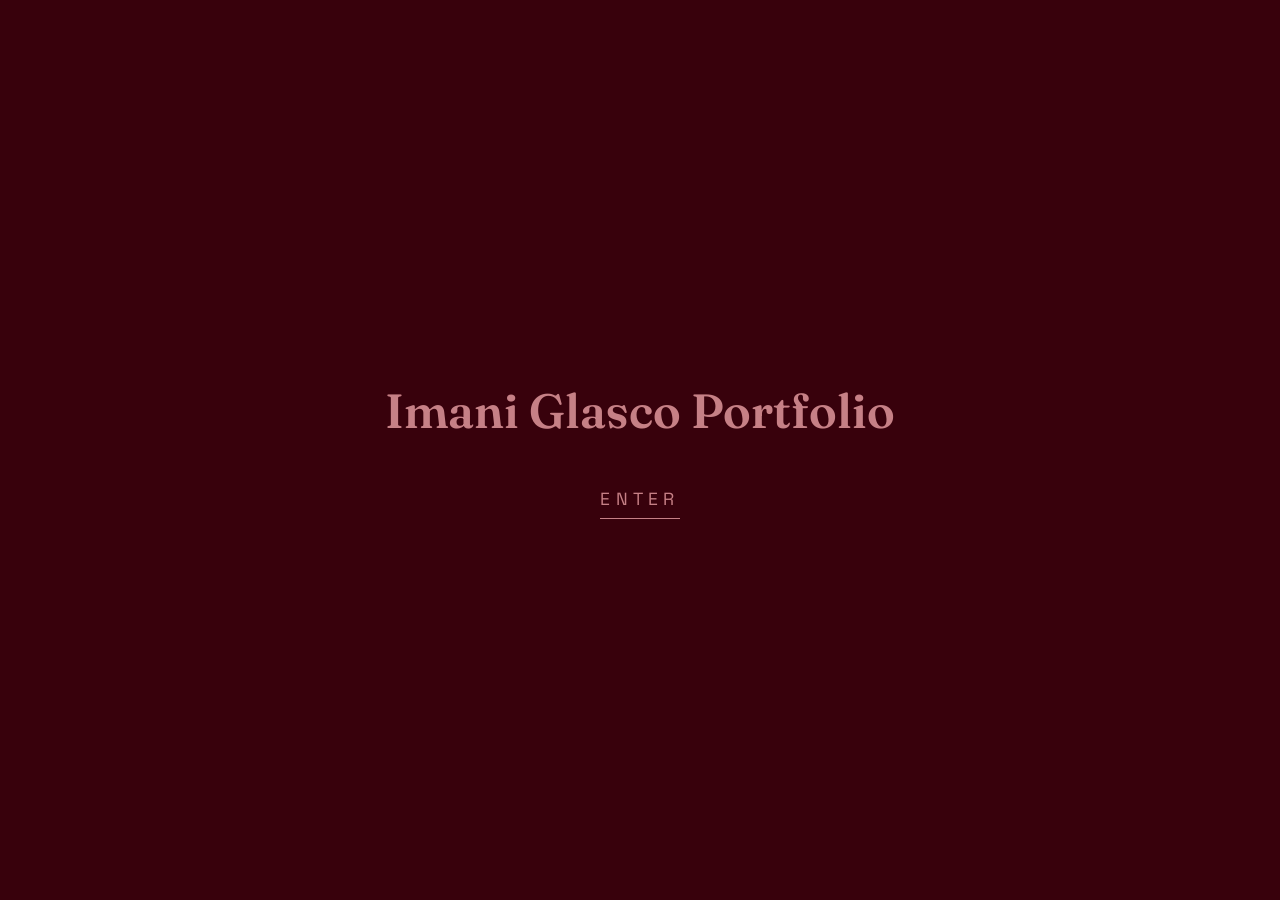
<file: index.html>
<!DOCTYPE html>
<html lang="en">
<head>
    <meta charset="UTF-8" />
    <title>Imani Glasco Portfolio</title>
    <link rel="preconnect" href="https://fonts.googleapis.com">
    <link rel="preconnect" href="https://fonts.gstatic.com" crossorigin>
    <link href="https://fonts.googleapis.com/css2?family=Fraunces:wght@400;600&family=Space+Grotesk:wght@300;400;500&display=swap" rel="stylesheet">
    <link rel="stylesheet" href="styles.css"/>
</head>
<body class="splash">
    <main class="splash-content">
      <h1>Imani Glasco Portfolio</h1>
      <a class="enter-link" href="about.html">Enter</a>
    </main>

      <script>
        document.getElementById("year").textContent = new Date().getFullYear();
      </script>
  </body>
</html>
</file>
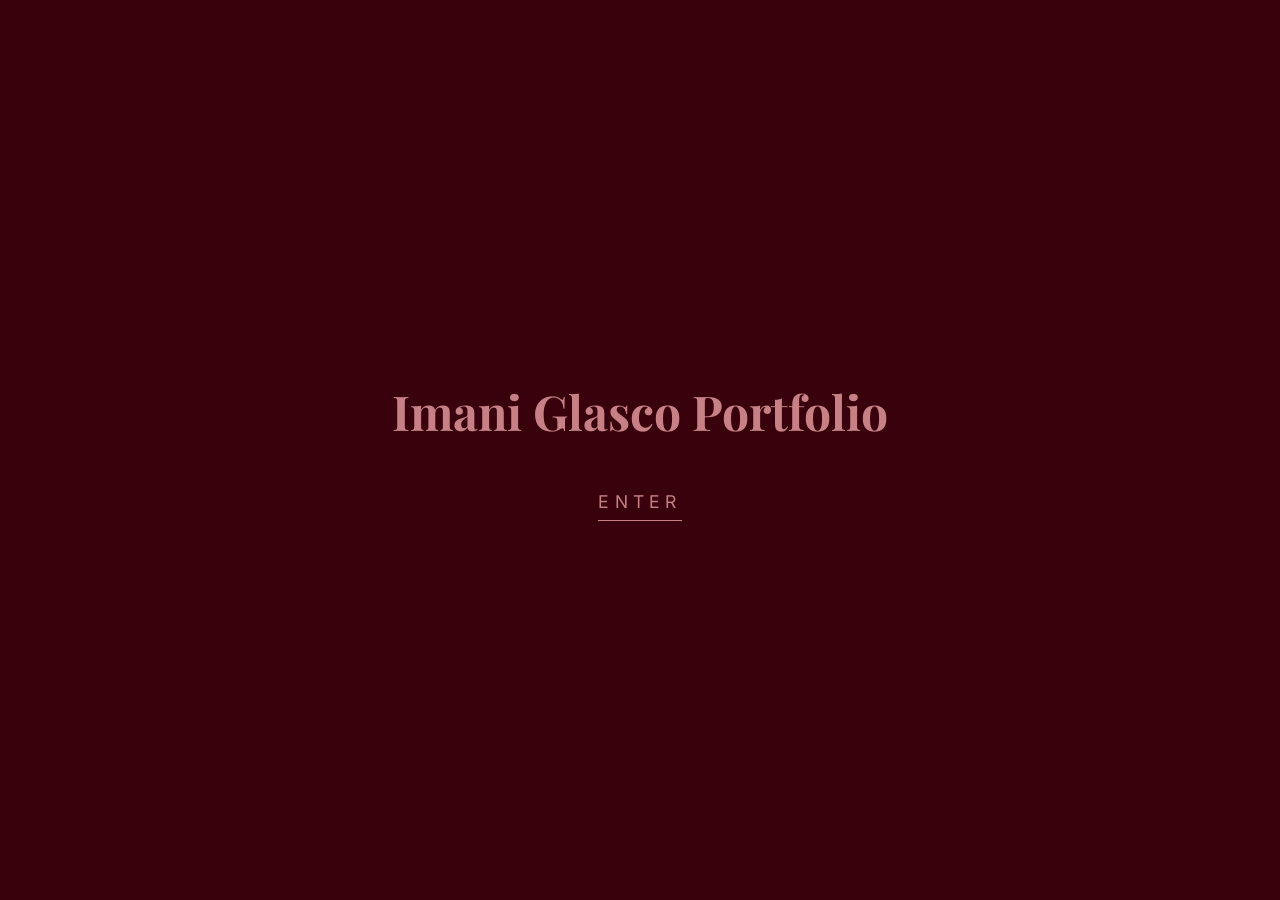
<file: UI:UX Portfolio/index.html>
<!DOCTYPE html>
<html lang="en">
<head>
    <meta charset="UTF-8" />
    <title>Imani Glasco Portfolio</title>
    <link rel="preconnect" href="https://fonts.googleapis.com">
    <link rel="preconnect" href="https://fonts.gstatic.com" crossorigin>
    <link href="https://fonts.googleapis.com/css2?family=Playfair+Display:ital,wght@0,600;0,700;1,600&family=Inter:wght@300;400;500;600&display=swap" rel="stylesheet">

    <link rel="stylesheet" href="styles.css" />
</head>
<body class="splash">
    <main class="splash-content">
      <h1>Imani Glasco Portfolio</h1>
      <a class="enter-link" href="about.html">Enter</a>
    </main>

      <script>
        document.getElementById("year").textContent = new Date().getFullYear();
      </script>
  </body>
</html>
</file>
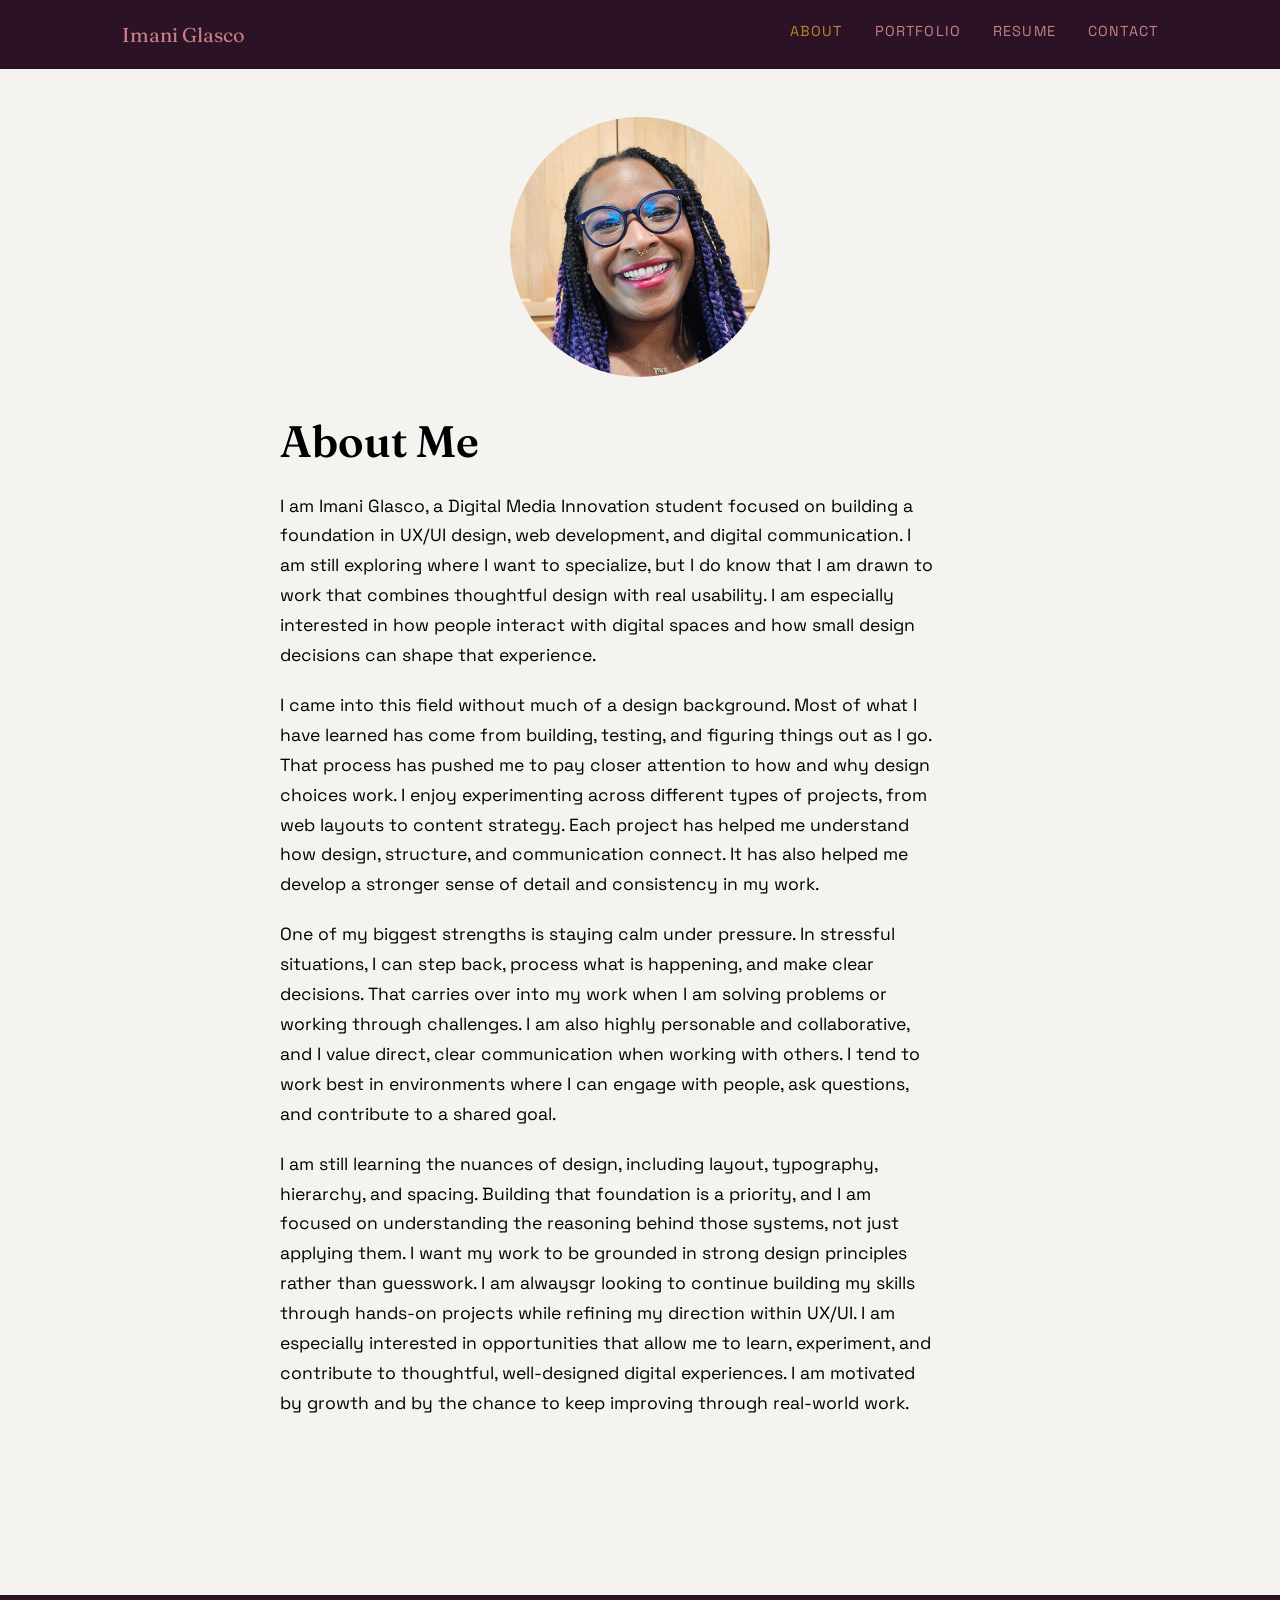
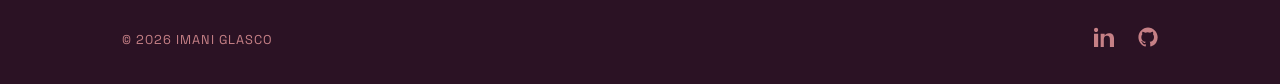
<file: about.html>
<!DOCTYPE html>
<html lang="en">
<head>
    <meta charset="UTF-8" />
    <title>About Me</title>
    <link rel="stylesheet" href="styles.css"/>
    <link rel="preconnect" href="https://fonts.googleapis.com">
    <link rel="preconnect" href="https://fonts.gstatic.com" crossorigin>
    <link href="https://fonts.googleapis.com/css2?family=Fraunces:wght@400;600&family=Space+Grotesk:wght@300;400;500&display=swap" rel="stylesheet">
</head>
<body>
    <header class="site-header">
      <nav class="site-nav">
        <a href="about.html" class="site-name">Imani Glasco</a>

        <ul class="nav-links">
          <li><a href="about.html" aria-current="page">About</a></li>

          <li class="dropdown">
            <a href="projects.html">Portfolio</a>
            <ul class="dropdown-menu">
              <li class="dropdown-sub">
                <a href="fdom.html">Digital and Online Media</a>
                <ul class="dropdown-submenu">
                  <li><a href="https://cqt3xf.csb.app/" target="_blank" rel="noopener">HTML Assignment</a></li>
                  <li><a href="https://playingdndwithjesse.wordpress.com/" target="_blank" rel="noopener">WordPress Project</a></li>
                  <li><a href="Yhttps://www.figma.com/proto/mgsJdXx45Pw0bSkqAxG0VA/InFlow-app-assignment?node-id=1-3&p=f&t=bpbw8d2anynjdHWO-1&scaling=scale-down&content-scaling=fixed&page-id=0%3A1&starting-point-node-id=1%3A3" target="_blank" rel="noopener">Inflow App Prototype</a></li>
                </ul>
              </li>

              <li class="dropdown-sub">
                <a href="social-media.html">Social Media Analytics</a>
                <ul class="dropdown-submenu">
                  <li><a href="sm-analytics.html">Analytics Report</a></li>
                  <li><a href="sm-content.html">Group Content</a></li>
                  <li><a href="sm-show.html">Social Media Show</a></li>
                  <li><a href="sm-discussion.html">Discussion Posts</a></li>
                </ul>
              </li>

              <li class="dropdown-sub">
                <a href="media-design.html">Media Design</a>
                <ul class="dropdown-submenu">
                  <li><a href="images/GlascoP3Magazine.pdf" target="_blank" rel="noopener">Magazine Prototype</a></li>
                  <li><a href="images/GlascoP2Newsletter.pdf" target="_blank" rel="noopener">Miscellaneous Rentals Newsletter</a></li>
                  <li><a href="images/Typography project.pdf" target="_blank" rel="noopener">Typography and Grid Work</a></li>
                </ul>
              </li>
            </ul>
          </li>

          <li><a href="resume.html">Resume</a></li>
          <li><a href="contact.html">Contact</a></li>
        </ul>
      </nav>
    </header>

  <main class="page">
    <article class="about">
      <header class="about-header">
        <img src="images/headshot.jpg" alt="Portrait of Imani Glasco" class="profile-img">
        <h1>About Me</h1>
        <div class="about-intro">
          <p>I am Imani Glasco, a Digital Media Innovation student focused on building a foundation in UX/UI design, web development, and digital communication. I am still exploring where I want to specialize, but I do know that I am drawn to work that combines thoughtful design with real usability. I am especially interested in how people interact with digital spaces and how small design decisions can shape that experience.</p>

          <p>I came into this field without much of a design background. Most of what I have learned has come from building, testing, and figuring things out as I go. That process has pushed me to pay closer attention to how and why design choices work. I enjoy experimenting across different types of projects, from web layouts to content strategy. Each project has helped me understand how design, structure, and communication connect. It has also helped me develop a stronger sense of detail and consistency in my work.</p>

          <p>One of my biggest strengths is staying calm under pressure. In stressful situations, I can step back, process what is happening, and make clear decisions. That carries over into my work when I am solving problems or working through challenges. I am also highly personable and collaborative, and I value direct, clear communication when working with others. I tend to work best in environments where I can engage with people, ask questions, and contribute to a shared goal.</p>
          
          <p>I am still learning the nuances of design, including layout, typography, hierarchy, and spacing. Building that foundation is a priority, and I am focused on understanding the reasoning behind those systems, not just applying them. I want my work to be grounded in strong design principles rather than guesswork.
          I am alwaysgr looking to continue building my skills through hands-on projects while refining my direction within UX/UI. I am especially interested in opportunities that allow me to learn, experiment, and contribute to thoughtful, well-designed digital experiences. I am motivated by growth and by the chance to keep improving through real-world work.</p>
          
      </header>
    </article>
  </main>
  
  <footer class="site-footer">
    <div class="footer-inner">
      <p class="footer-copy">
        © <span id="year"></span> Imani Glasco
      </p>
  
      <ul class="footer-links">
        <li>
          <a
            href="https://www.linkedin.com/in/imani-glasco-46812493/"
            target="_blank"
            rel="noopener"
            aria-label="LinkedIn"
            class="social-link"
          >
            <!-- LinkedIn icon -->
            <svg viewBox="0 0 24 24" aria-hidden="true">
              <path d="M4.98 3.5C4.98 4.88 3.88 6 2.5 6S0 4.88 0 3.5 1.12 1 2.5 1 4.98 2.12 4.98 3.5zM0 8h5v16H0zM8 8h4.8v2.2h.1c.7-1.3 2.4-2.7 5-2.7 5.3 0 6.2 3.5 6.2 8v8.5h-5V16c0-2.4 0-5.5-3.4-5.5-3.4 0-3.9 2.6-3.9 5.3v8.7H8z"/>
            </svg>
          </a>
        </li>
      
        <li>
          <a
            href="https://github.com/iglasco"
            target="_blank"
            rel="noopener"
            aria-label="GitHub"
            class="social-link"
          >
            <!-- GitHub icon -->
            <svg viewBox="0 0 24 24" aria-hidden="true">
              <path d="M12 .5C5.7.5.5 5.8.5 12.3c0 5.2 3.4 9.6 8.1 11.2.6.1.8-.3.8-.6v-2.1c-3.3.7-4-1.6-4-1.6-.5-1.3-1.3-1.7-1.3-1.7-1-.7.1-.7.1-.7 1.1.1 1.7 1.2 1.7 1.2 1 .1.7 1.7 2.7 1.2.1-.7.4-1.2.7-1.5-2.6-.3-5.3-1.3-5.3-5.8 0-1.3.5-2.4 1.2-3.2-.1-.3-.5-1.5.1-3.1 0 0 1-.3 3.3 1.2a11.4 11.4 0 0 1 6 0c2.3-1.5 3.3-1.2 3.3-1.2.6 1.6.2 2.8.1 3.1.8.8 1.2 1.9 1.2 3.2 0 4.5-2.7 5.5-5.3 5.8.4.3.8 1 .8 2.1v3.1c0 .3.2.7.8.6a11.8 11.8 0 0 0 8.1-11.2C23.5 5.8 18.3.5 12 .5z"/>
            </svg>
          </a>
        </li>
      </ul>

    </div>
  </footer>


  <script>
    document.getElementById("year").textContent = new Date().getFullYear();
  </script>
</body>
</html>
</file>
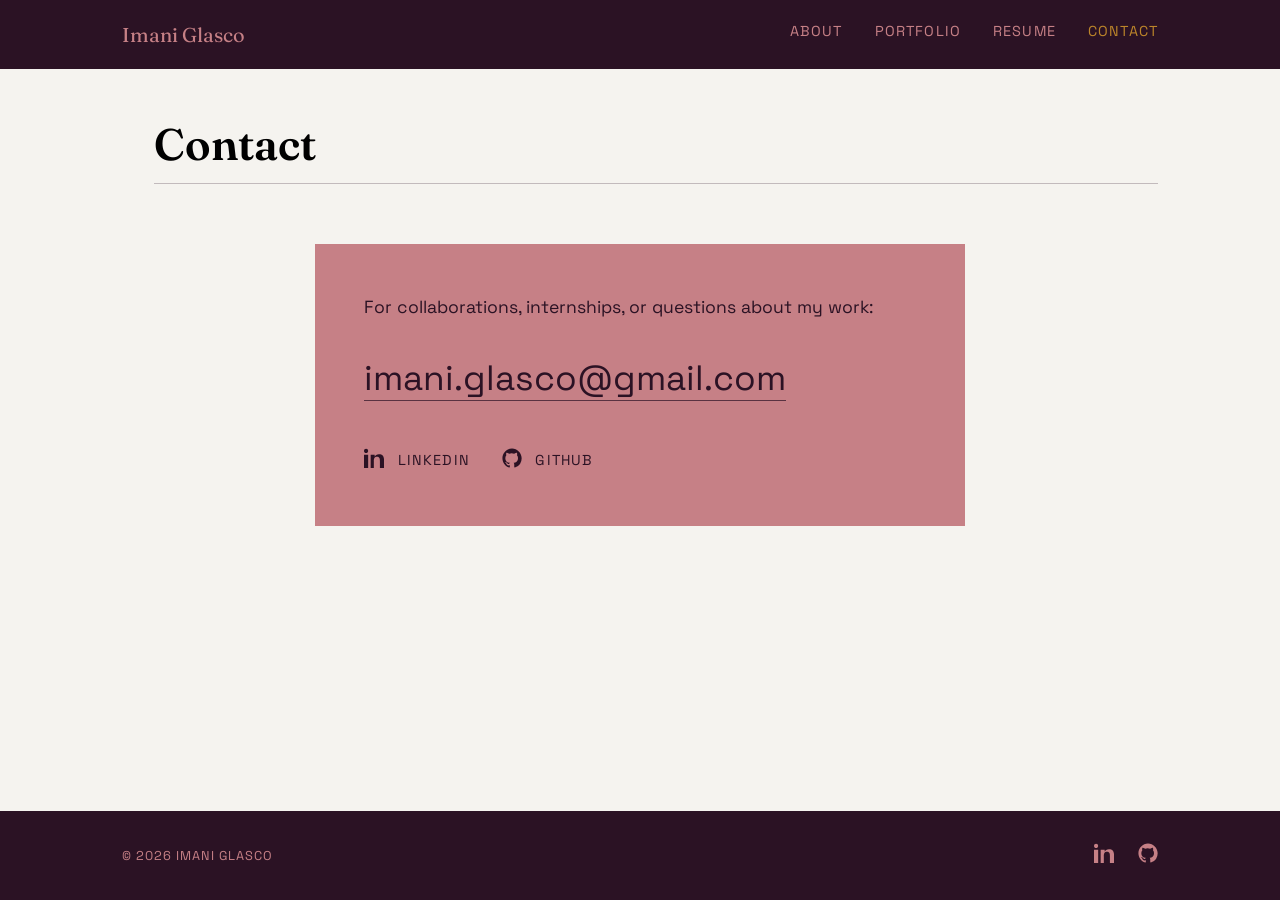
<file: contact.html>
<!DOCTYPE html>
<html lang="en">
<head>
    <meta charset="UTF-8" />
    <title>Contact Me</title>
    <link rel="stylesheet" href="styles.css"/>
    <link rel="preconnect" href="https://fonts.googleapis.com">
    <link rel="preconnect" href="https://fonts.gstatic.com" crossorigin>
    <link href="https://fonts.googleapis.com/css2?family=Fraunces:wght@400;600&family=Space+Grotesk:wght@300;400;500&display=swap" rel="stylesheet">
</head>
<body>
    <header class="site-header">
      <nav class="site-nav">
        <a href="about.html" class="site-name">Imani Glasco</a>

        <ul class="nav-links">
          <li><a href="about.html">About</a></li>

          <li class="dropdown">
            <a href="projects.html">Portfolio</a>
            <ul class="dropdown-menu">
              <li class="dropdown-sub">
                <a href="fdom.html">Digital and Online Media</a>
                <ul class="dropdown-submenu">
                  <li><a href="https://cqt3xf.csb.app/" target="_blank" rel="noopener">HTML Assignment</a></li>
                  <li><a href="https://playingdndwithjesse.wordpress.com/" target="_blank" rel="noopener">WordPress Project</a></li>
                  <li><a href="https://www.figma.com/proto/mgsJdXx45Pw0bSkqAxG0VA/InFlow-app-assignment?node-id=1-3&p=f&t=bpbw8d2anynjdHWO-1&scaling=scale-down&content-scaling=fixed&page-id=0%3A1&starting-point-node-id=1%3A3" target="_blank" rel="noopener">Inflow App Prototype</a></li>
                </ul>
              </li>

              <li class="dropdown-sub">
                <a href="social-media.html">Social Media Analytics</a>
                <ul class="dropdown-submenu">
                  <li><a href="sm-analytics.html">Analytics Report</a></li>
                  <li><a href="sm-content.html">Group Content</a></li>
                  <li><a href="sm-show.html">Social Media Show</a></li>
                  <li><a href="sm-discussion.html">Discussion Posts</a></li>
                </ul>
              </li>

              <li class="dropdown-sub">
                <a href="media-design.html">Media Design</a>
                <ul class="dropdown-submenu">
                  <li><a href="images/GlascoP3Magazine.pdf" target="_blank" rel="noopener">Magazine Prototype</a></li>
                  <li><a href="images/GlascoP2Newsletter.pdf" target="_blank" rel="noopener">Miscellaneous Rentals Newsletter</a></li>
                  <li><a href="images/Typography project.pdf" target="_blank" rel="noopener">Typography and Grid Work</a></li>
                </ul>
              </li>
            </ul>
          </li>

          <li><a href="resume.html">Resume</a></li>
          <li><a href="contact.html" aria-current="page">Contact</a></li>
        </ul>
      </nav>
    </header>

    <main class="page">
        <section class="contact">
            <header class="page-header offset">
                <h1>Contact</h1>
              </header>
          <div class="contact-panel">
            <p class="contact-lead">
              For collaborations, internships, or questions about my work:
            </p>
      
            <p class="contact-email">
              <a
                class="contact-email-link"
                href="mailto:imani.glasco@gmail.com"
                target="_blank"
                rel="noopener"
              >
              imani.glasco@gmail.com
              </a>
            </p>
      
            <div class="contact-social">
              <a
                class="social-item"
                href="https://www.linkedin.com/in/imani-glasco-46812493/"
                target="_blank"
                rel="noopener"
              >
                <span class="social-icon" aria-hidden="true">
                  <svg viewBox="0 0 24 24">
                    <path d="M4.98 3.5C4.98 4.88 3.88 6 2.5 6S0 4.88 0 3.5 1.12 1 2.5 1 4.98 2.12 4.98 3.5zM0 8h5v16H0zM8 8h4.8v2.2h.1c.7-1.3 2.4-2.7 5-2.7 5.3 0 6.2 3.5 6.2 8v8.5h-5V16c0-2.4 0-5.5-3.4-5.5-3.4 0-3.9 2.6-3.9 5.3v8.7H8z"/>
                  </svg>
                </span>
                <span class="social-text">LinkedIn</span>
              </a>
      
              <a
                class="social-item"
                href="https://github.com/iglasco"
                target="_blank"
                rel="noopener"
              >
                <span class="social-icon" aria-hidden="true">
                  <svg viewBox="0 0 24 24">
                    <path d="M12 .5C5.7.5.5 5.8.5 12.3c0 5.2 3.4 9.6 8.1 11.2.6.1.8-.3.8-.6v-2.1c-3.3.7-4-1.6-4-1.6-.5-1.3-1.3-1.7-1.3-1.7-1-.7.1-.7.1-.7 1.1.1 1.7 1.2 1.7 1.2 1 .1.7 1.7 2.7 1.2.1-.7.4-1.2.7-1.5-2.6-.3-5.3-1.3-5.3-5.8 0-1.3.5-2.4 1.2-3.2-.1-.3-.5-1.5.1-3.1 0 0 1-.3 3.3 1.2a11.4 11.4 0 0 1 6 0c2.3-1.5 3.3-1.2 3.3-1.2.6 1.6.2 2.8.1 3.1.8.8 1.2 1.9 1.2 3.2 0 4.5-2.7 5.5-5.3 5.8.4.3.8 1 .8 2.1v3.1c0 .3.2.7.8.6a11.8 11.8 0 0 0 8.1-11.2C23.5 5.8 18.3.5 12 .5z"/>
                  </svg>
                </span>
                <span class="social-text">GitHub</span>
              </a>
            </div>
          </div>
        </section>
      </main>
  
    <footer class="site-footer">
      <div class="footer-inner">
        <p class="footer-copy">© <span id="year"></span> Imani Glasco</p>
        <ul class="footer-links">
            <li>
              <a
                href="https://www.linkedin.com/in/imani-glasco-46812493/"
                target="_blank"
                rel="noopener"
                aria-label="LinkedIn"
                class="social-link"
              >
                <!-- LinkedIn icon -->
                <svg viewBox="0 0 24 24" aria-hidden="true">
                  <path d="M4.98 3.5C4.98 4.88 3.88 6 2.5 6S0 4.88 0 3.5 1.12 1 2.5 1 4.98 2.12 4.98 3.5zM0 8h5v16H0zM8 8h4.8v2.2h.1c.7-1.3 2.4-2.7 5-2.7 5.3 0 6.2 3.5 6.2 8v8.5h-5V16c0-2.4 0-5.5-3.4-5.5-3.4 0-3.9 2.6-3.9 5.3v8.7H8z"/>
                </svg>
              </a>
            </li>
          
            <li>
              <a
                href="https://github.com/iglasco"
                target="_blank"
                rel="noopener"
                aria-label="GitHub"
                class="social-link"
              >
                <!-- GitHub icon -->
                <svg viewBox="0 0 24 24" aria-hidden="true">
                  <path d="M12 .5C5.7.5.5 5.8.5 12.3c0 5.2 3.4 9.6 8.1 11.2.6.1.8-.3.8-.6v-2.1c-3.3.7-4-1.6-4-1.6-.5-1.3-1.3-1.7-1.3-1.7-1-.7.1-.7.1-.7 1.1.1 1.7 1.2 1.7 1.2 1 .1.7 1.7 2.7 1.2.1-.7.4-1.2.7-1.5-2.6-.3-5.3-1.3-5.3-5.8 0-1.3.5-2.4 1.2-3.2-.1-.3-.5-1.5.1-3.1 0 0 1-.3 3.3 1.2a11.4 11.4 0 0 1 6 0c2.3-1.5 3.3-1.2 3.3-1.2.6 1.6.2 2.8.1 3.1.8.8 1.2 1.9 1.2 3.2 0 4.5-2.7 5.5-5.3 5.8.4.3.8 1 .8 2.1v3.1c0 .3.2.7.8.6a11.8 11.8 0 0 0 8.1-11.2C23.5 5.8 18.3.5 12 .5z"/>
                </svg>
              </a>
            </li>
          </ul>
      </div>
    </footer>
  
    <script>
      document.getElementById("year").textContent = new Date().getFullYear();
    </script>
  </body>
</html>
</file>
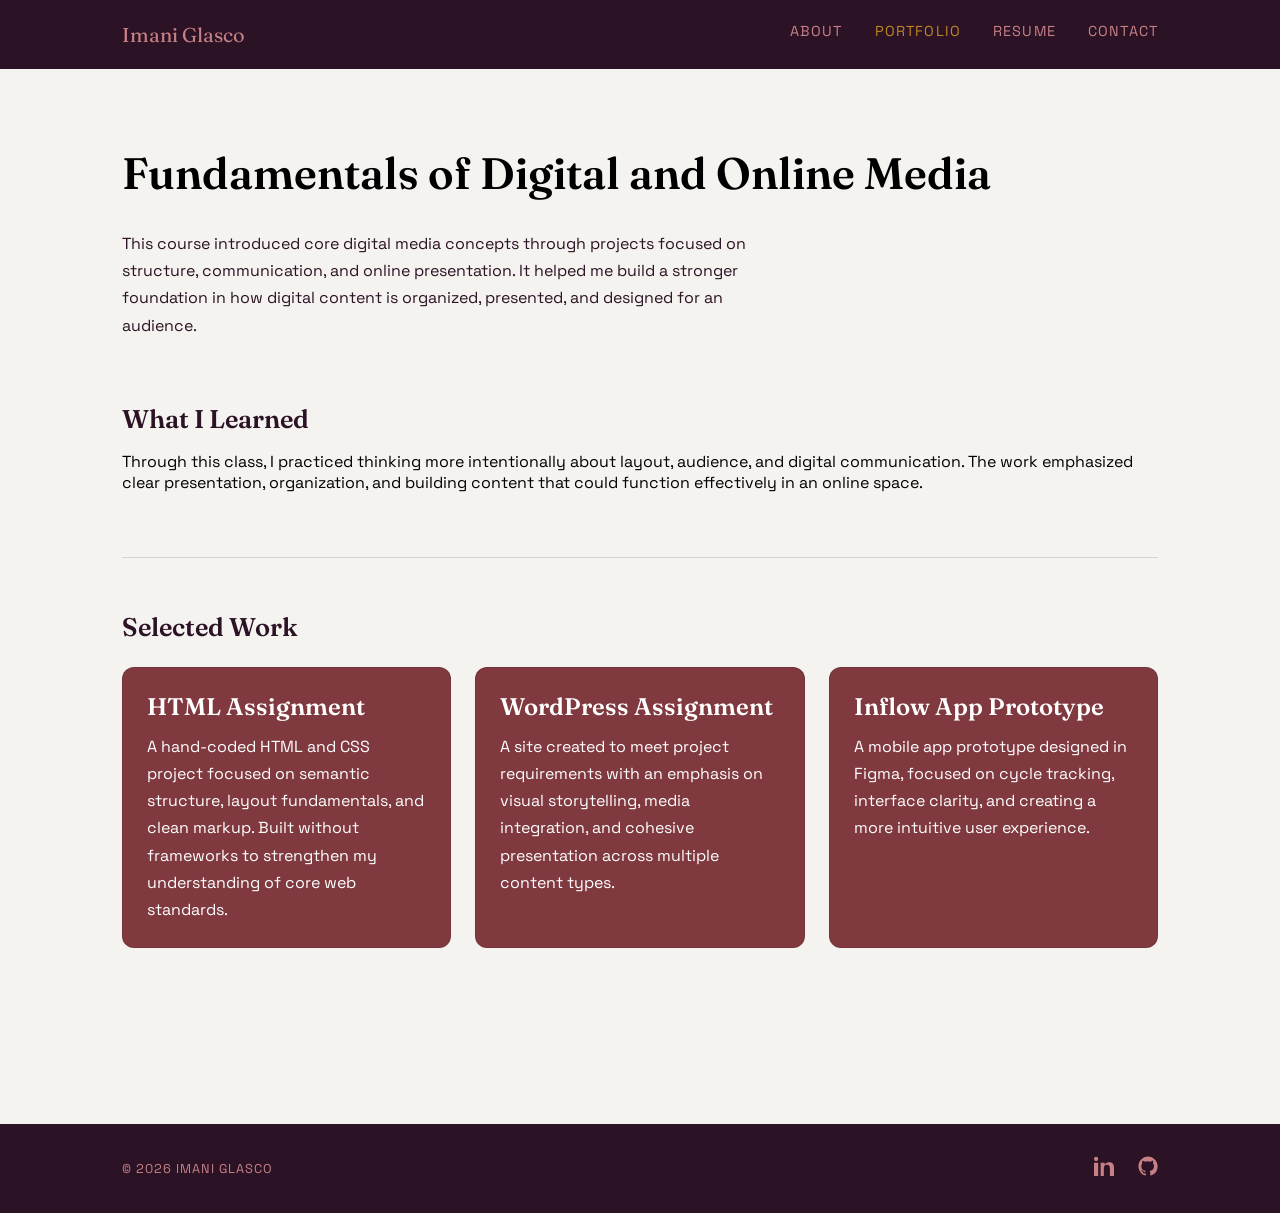
<file: fdom.html>
<!DOCTYPE html>
<html lang="en">
<head>
  <meta charset="UTF-8" />
  <meta name="viewport" content="width=device-width, initial-scale=1.0" />
  <title>Page Title</title>
  <link rel="stylesheet" href="styles.css"/>
  <link href="https://fonts.googleapis.com/css2?family=Fraunces:wght@400;600&family=Space+Grotesk:wght@300;400;500&display=swap" rel="stylesheet">
</head>
<body>
    <header class="site-header">
      <nav class="site-nav">
        <a href="about.html" class="site-name">Imani Glasco</a>

        <ul class="nav-links">
          <li><a href="about.html">About</a></li>

          <li class="dropdown current-section">
            <a href="projects.html" aria-current="page">Portfolio</a>
            <ul class="dropdown-menu">
              <li class="dropdown-sub">
                <a href="fdom.html">Digital and Online Media</a>
                <ul class="dropdown-submenu">
                  <li><a href="https://cqt3xf.csb.app/" target="_blank" rel="noopener">HTML Assignment</a></li>
                  <li><a href="https://playingdndwithjesse.wordpress.com/" target="_blank" rel="noopener">WordPress Project</a></li>
                  <li><a href="https://www.figma.com/proto/mgsJdXx45Pw0bSkqAxG0VA/InFlow-app-assignment?node-id=1-3&p=f&t=bpbw8d2anynjdHWO-1&scaling=scale-down&content-scaling=fixed&page-id=0%3A1&starting-point-node-id=1%3A3" target="_blank" rel="noopener">Inflow App Prototype</a></li>
                </ul>
              </li>

              <li class="dropdown-sub">
                <a href="social-media.html">Social Media Analytics</a>
                <ul class="dropdown-submenu">
                  <li><a href="sm-analytics.html">Analytics Report</a></li>
                  <li><a href="sm-content.html">Group Content</a></li>
                  <li><a href="sm-show.html">Social Media Show</a></li>
                  <li><a href="sm-discussion.html">Discussion Posts</a></li>
                </ul>
              </li>

              <li class="dropdown-sub">
                <a href="media-design.html">Media Design</a>
                <ul class="dropdown-submenu">
                  <li><a href="images/GlascoP3Magazine.pdf" target="_blank" rel="noopener">Magazine Prototype</a></li>
                  <li><a href="images/GlascoP2Newsletter.pdf" target="_blank" rel="noopener">Miscellaneous Rentals Newsletter</a></li>
                  <li><a href="images/Typography project.pdf" target="_blank" rel="noopener">Typography and Grid Work</a></li>
                </ul>
              </li>
            </ul>
          </li>

          <li><a href="resume.html">Resume</a></li>
          <li><a href="contact.html">Contact</a></li>
        </ul>
      </nav>
    </header>

  <main class="page-content portfolio-section-page">
    <header class="page-hero">
      <h1>Fundamentals of Digital and Online Media</h1>
        <p>
        This course introduced core digital media concepts through projects focused on structure, communication, and online presentation. It helped me build a stronger foundation in how
        digital content is organized, presented, and designed for an audience.
        </p>
    </header>

  <section class="content-section">
    <div class="text-block">
      <h2>What I Learned</h2>
      <p>
          Through this class, I practiced thinking more intentionally about layout, audience, and digital communication. The work emphasized clear presentation, organization, and building content that could function effectively in an online space.
      </p>
    </div>   
  </section>

<section class="content-section">
  <h2>Selected Work</h2>

  <div class="card-grid project-card-grid">
    
    <a href="https://cqt3xf.csb.app/" target="_blank" rel="noopener" class="class-card project-item-card">
      <h3>HTML Assignment</h3>
      <p>
        A hand-coded HTML and CSS project focused on semantic structure, layout fundamentals, and clean markup. Built without frameworks to strengthen my understanding of core web standards.
      </p>
    </a>

    <a href="https://playingdndwithjesse.wordpress.com/" target="_blank" rel="noopener" class="class-card project-item-card">
      <h3>WordPress Assignment</h3>
      <p>
        A site created to meet project requirements with an emphasis on visual storytelling,
        media integration, and cohesive presentation across multiple content types.
      </p>
    </a>

    <a href="https://www.figma.com/proto/mgsJdXx45Pw0bSkqAxG0VA/InFlow-app-assignment?node-id=1-3&p=f&t=4FqDf5ohMcGkhnTO-1&scaling=scale-down&content-scaling=fixed&page-id=0%3A1&starting-point-node-id=1%3A3" target="_blank" rel="noopener" class="class-card project-item-card">
      <h3>Inflow App Prototype</h3>
      <p>
        A mobile app prototype designed in Figma, focused on cycle tracking, interface clarity, and creating a more intuitive user experience.
      </p>
    </a>

  </div>
</section>

    </main>

    <footer class="site-footer">
      <div class="footer-inner">
        <p class="footer-copy">© <span id="year"></span> Imani Glasco</p>
        <ul class="footer-links">
            <li>
              <a
                href="https://www.linkedin.com/in/imani-glasco-46812493/"
                target="_blank"
                rel="noopener"
                aria-label="LinkedIn"
                class="social-link"
              >
                <!-- LinkedIn icon -->
                <svg viewBox="0 0 24 24" aria-hidden="true">
                  <path d="M4.98 3.5C4.98 4.88 3.88 6 2.5 6S0 4.88 0 3.5 1.12 1 2.5 1 4.98 2.12 4.98 3.5zM0 8h5v16H0zM8 8h4.8v2.2h.1c.7-1.3 2.4-2.7 5-2.7 5.3 0 6.2 3.5 6.2 8v8.5h-5V16c0-2.4 0-5.5-3.4-5.5-3.4 0-3.9 2.6-3.9 5.3v8.7H8z"/>
                </svg>
              </a>
            </li>
          
            <li>
              <a
                href="https://github.com/iglasco"
                target="_blank"
                rel="noopener"
                aria-label="GitHub"
                class="social-link"
              >
                <!-- GitHub icon -->
                <svg viewBox="0 0 24 24" aria-hidden="true">
                  <path d="M12 .5C5.7.5.5 5.8.5 12.3c0 5.2 3.4 9.6 8.1 11.2.6.1.8-.3.8-.6v-2.1c-3.3.7-4-1.6-4-1.6-.5-1.3-1.3-1.7-1.3-1.7-1-.7.1-.7.1-.7 1.1.1 1.7 1.2 1.7 1.2 1 .1.7 1.7 2.7 1.2.1-.7.4-1.2.7-1.5-2.6-.3-5.3-1.3-5.3-5.8 0-1.3.5-2.4 1.2-3.2-.1-.3-.5-1.5.1-3.1 0 0 1-.3 3.3 1.2a11.4 11.4 0 0 1 6 0c2.3-1.5 3.3-1.2 3.3-1.2.6 1.6.2 2.8.1 3.1.8.8 1.2 1.9 1.2 3.2 0 4.5-2.7 5.5-5.3 5.8.4.3.8 1 .8 2.1v3.1c0 .3.2.7.8.6a11.8 11.8 0 0 0 8.1-11.2C23.5 5.8 18.3.5 12 .5z"/>
                </svg>
              </a>
            </li>
          </ul>
      </div>
    </footer>

    <script>
      document.getElementById("year").textContent = new Date().getFullYear();
    </script>
</body>
</html>
</file>
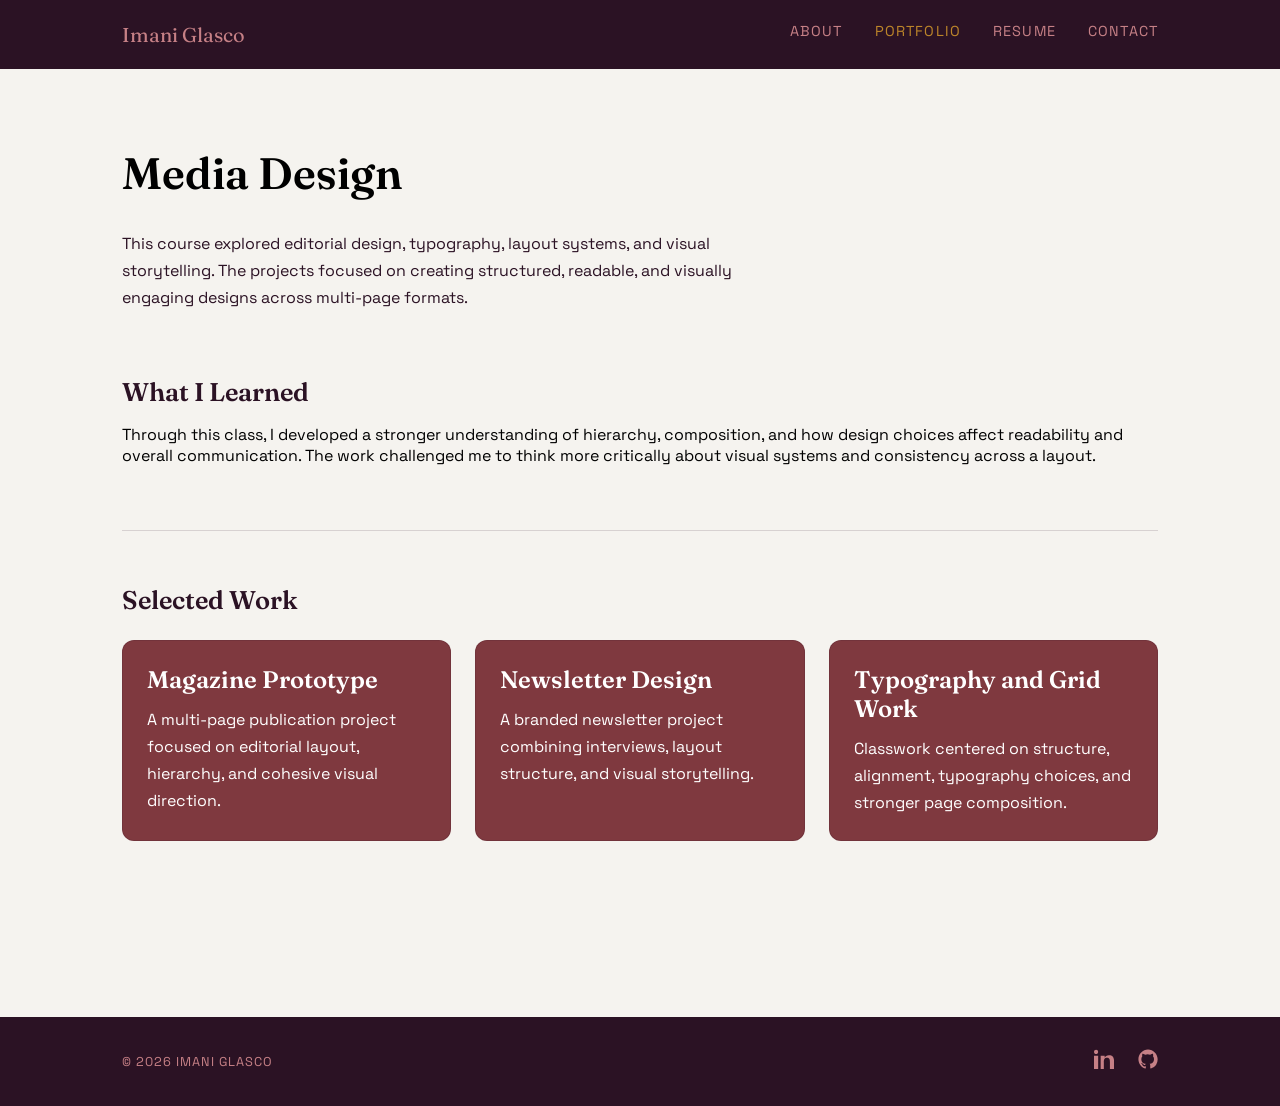
<file: media-design.html>
<!DOCTYPE html>
<html lang="en">
<head>
  <meta charset="UTF-8" />
  <meta name="viewport" content="width=device-width, initial-scale=1.0" />
  <title>Page Title</title>
  <link rel="stylesheet" href="styles.css"/>
  <link href="https://fonts.googleapis.com/css2?family=Fraunces:wght@400;600&family=Space+Grotesk:wght@300;400;500&display=swap" rel="stylesheet">
</head>
<body>
    <header class="site-header">
      <nav class="site-nav">
        <a href="about.html" class="site-name">Imani Glasco</a>

        <ul class="nav-links">
          <li><a href="about.html">About</a></li>

          <li class="dropdown current-section">
            <a href="projects.html" aria-current="page">Portfolio</a>
            <ul class="dropdown-menu">
              <li class="dropdown-sub">
                <a href="fdom.html">Digital and Online Media</a>
                <ul class="dropdown-submenu">
                  <li><a href="https://cqt3xf.csb.app/" target="_blank" rel="noopener">HTML Assignment</a></li>
                  <li><a href="https://playingdndwithjesse.wordpress.com/" target="_blank" rel="noopener">WordPress Project</a></li>
                  <li><a href="https://www.figma.com/proto/mgsJdXx45Pw0bSkqAxG0VA/InFlow-app-assignment?node-id=1-3&p=f&t=bpbw8d2anynjdHWO-1&scaling=scale-down&content-scaling=fixed&page-id=0%3A1&starting-point-node-id=1%3A3" target="_blank" rel="noopener">Inflow App Prototype</a></li>
                </ul>
              </li>

              <li class="dropdown-sub">
                <a href="social-media.html">Social Media Analytics</a>
                <ul class="dropdown-submenu">
                  <li><a href="sm-analytics.html">Analytics Report</a></li>
                  <li><a href="sm-content.html">Group Content</a></li>
                  <li><a href="sm-show.html">Social Media Show</a></li>
                  <li><a href="sm-discussion.html">Discussion Posts</a></li>
                </ul>
              </li>

              <li class="dropdown-sub">
                <a href="media-design.html">Media Design</a>
                <ul class="dropdown-submenu">
                  <li><a href="images/GlascoP3Magazine.pdf" target="_blank" rel="noopener">Magazine Prototype</a></li>
                  <li><a href="images/GlascoP2Newsletter.pdf" target="_blank" rel="noopener">Miscellaneous Rentals Newsletter</a></li>
                  <li><a href="images/Typography project.pdf" target="_blank" rel="noopener">Typography and Grid Work</a></li>
                </ul>
              </li>
            </ul>
          </li>

          <li><a href="resume.html">Resume</a></li>
          <li><a href="contact.html">Contact</a></li>
        </ul>
      </nav>
    </header>

  <main class="page-content portfolio-section-page">
    <header class="page-hero">
    <h1>Media Design</h1>
    <p>
      This course explored editorial design, typography, layout systems, and visual storytelling.
      The projects focused on creating structured, readable, and visually engaging designs across
      multi-page formats.
    </p>
  </header>

  <section class="content-section">
    <div class="text-block">
      <h2>What I Learned</h2>
      <p>
        Through this class, I developed a stronger understanding of hierarchy, composition, and how design choices affect readability and overall communication. The work challenged me to think more critically about visual systems and consistency across a layout.
      </p>
    </div>
  </section>

  <section class="content-section">
    <h2>Selected Work</h2>

    <div class="card-grid project-card-grid">
      <a href="images/GlascoP3Magazine.pdf" target="_blank" rel="noopener" class="class-card project-item-card">
        <h3>Magazine Prototype</h3>
        <p>A multi-page publication project focused on editorial layout, hierarchy, and cohesive visual direction.</p>
      </a>

      <a href="images/GlascoP2Newsletter.pdf" target="_blank" rel="noopener" class="class-card project-item-card">
        <h3>Newsletter Design</h3>
        <p>A branded newsletter project combining interviews, layout structure, and visual storytelling.</p>
      </a>

      <a href="images/Typography project.pdf" target="_blank" rel="noopener" class="class-card project-item-card">
        <h3>Typography and Grid Work</h3>
        <p>Classwork centered on structure, alignment, typography choices, and stronger page composition.</p>
      </a>
    </div>
  </section>
  </main>

    <footer class="site-footer">
      <div class="footer-inner">
        <p class="footer-copy">© <span id="year"></span> Imani Glasco</p>
        <ul class="footer-links">
            <li>
              <a
                href="https://www.linkedin.com/in/imani-glasco-46812493/"
                target="_blank"
                rel="noopener"
                aria-label="LinkedIn"
                class="social-link"
              >
                <!-- LinkedIn icon -->
                <svg viewBox="0 0 24 24" aria-hidden="true">
                  <path d="M4.98 3.5C4.98 4.88 3.88 6 2.5 6S0 4.88 0 3.5 1.12 1 2.5 1 4.98 2.12 4.98 3.5zM0 8h5v16H0zM8 8h4.8v2.2h.1c.7-1.3 2.4-2.7 5-2.7 5.3 0 6.2 3.5 6.2 8v8.5h-5V16c0-2.4 0-5.5-3.4-5.5-3.4 0-3.9 2.6-3.9 5.3v8.7H8z"/>
                </svg>
              </a>
            </li>
          
            <li>
              <a
                href="https://github.com/iglasco"
                target="_blank"
                rel="noopener"
                aria-label="GitHub"
                class="social-link"
              >
                <!-- GitHub icon -->
                <svg viewBox="0 0 24 24" aria-hidden="true">
                  <path d="M12 .5C5.7.5.5 5.8.5 12.3c0 5.2 3.4 9.6 8.1 11.2.6.1.8-.3.8-.6v-2.1c-3.3.7-4-1.6-4-1.6-.5-1.3-1.3-1.7-1.3-1.7-1-.7.1-.7.1-.7 1.1.1 1.7 1.2 1.7 1.2 1 .1.7 1.7 2.7 1.2.1-.7.4-1.2.7-1.5-2.6-.3-5.3-1.3-5.3-5.8 0-1.3.5-2.4 1.2-3.2-.1-.3-.5-1.5.1-3.1 0 0 1-.3 3.3 1.2a11.4 11.4 0 0 1 6 0c2.3-1.5 3.3-1.2 3.3-1.2.6 1.6.2 2.8.1 3.1.8.8 1.2 1.9 1.2 3.2 0 4.5-2.7 5.5-5.3 5.8.4.3.8 1 .8 2.1v3.1c0 .3.2.7.8.6a11.8 11.8 0 0 0 8.1-11.2C23.5 5.8 18.3.5 12 .5z"/>
                </svg>
              </a>
            </li>
          </ul>
      </div>
    </footer>

    <script>
      document.getElementById("year").textContent = new Date().getFullYear();
    </script>
</body>
</html>
</file>
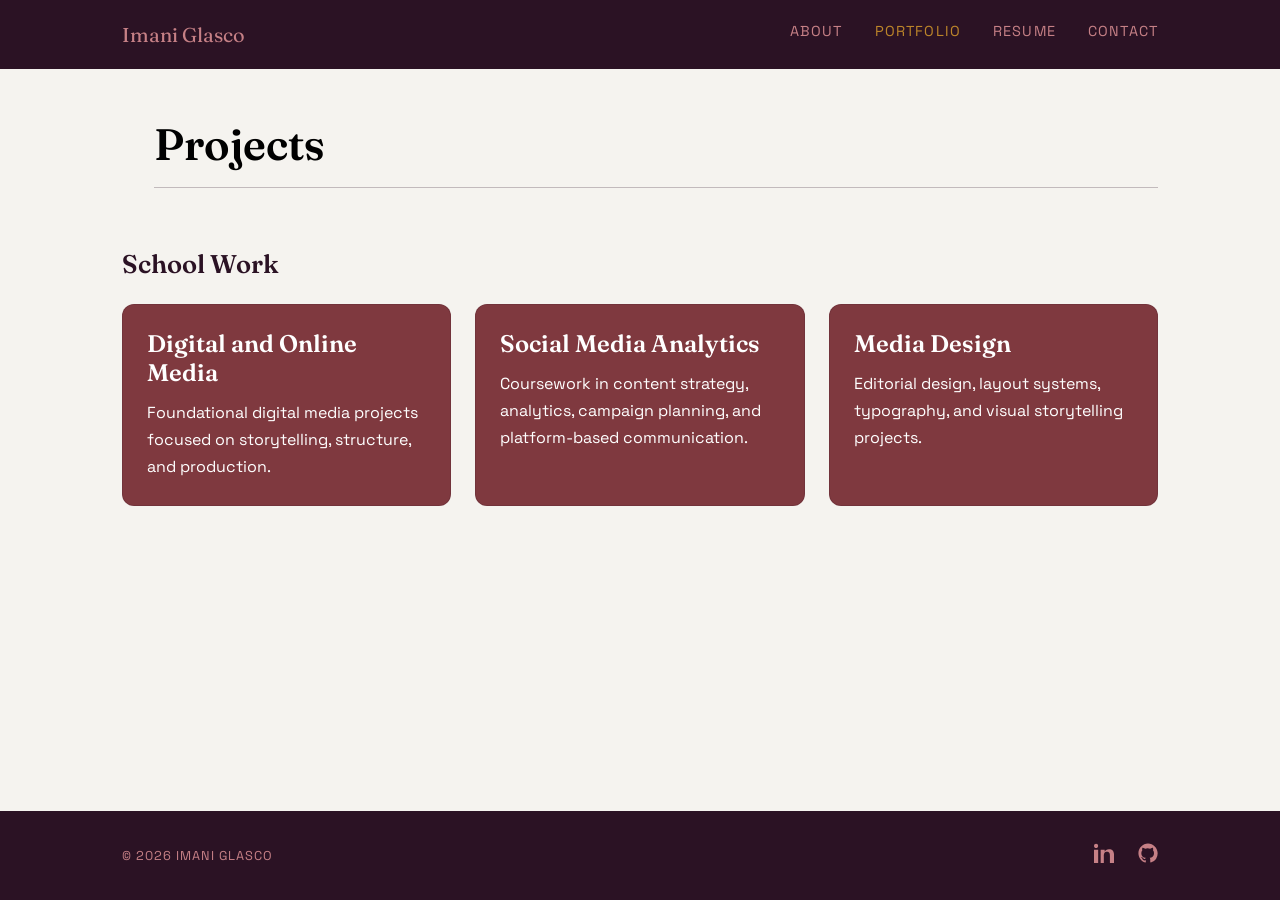
<file: projects.html>
<!DOCTYPE html>
<html lang="en">
<head>
    <meta charset="UTF-8" />
    <title>My Projects</title>
    <link rel="stylesheet" href="styles.css"/>
    <link rel="preconnect" href="https://fonts.googleapis.com">
    <link rel="preconnect" href="https://fonts.gstatic.com" crossorigin>
    <link href="https://fonts.googleapis.com/css2?family=Fraunces:wght@400;600&family=Space+Grotesk:wght@300;400;500&display=swap" rel="stylesheet">
</head>

<body>
    <header class="site-header">
      <nav class="site-nav">
        <a href="about.html" class="site-name">Imani Glasco</a>

        <ul class="nav-links">
          <li><a href="about.html">About</a></li>

          <li class="dropdown current-section">
            <a href="projects.html" aria-current="page">Portfolio</a>
            <ul class="dropdown-menu">
              <li class="dropdown-sub">
                <a href="fdom.html">Digital and Online Media</a>
                <ul class="dropdown-submenu">
                  <li><a href="https://cqt3xf.csb.app/" target="_blank" rel="noopener">HTML Assignment</a></li>
                  <li><a href="https://playingdndwithjesse.wordpress.com/" target="_blank" rel="noopener">WordPress Project</a></li>
                  <li><a href="https://www.figma.com/proto/mgsJdXx45Pw0bSkqAxG0VA/InFlow-app-assignment?node-id=1-3&p=f&t=4FqDf5ohMcGkhnTO-1&scaling=scale-down&content-scaling=fixed&page-id=0%3A1&starting-point-node-id=1%3A3" target="_blank" rel="noopener">Inflow App Prototype</a></li>
                </ul>
              </li>

              <li class="dropdown-sub">
                <a href="social-media.html">Social Media Analytics</a>
                <ul class="dropdown-submenu">
                  <li><a href="sm-analytics.html">Analytics Report</a></li>
                  <li><a href="sm-content.html">Group Content</a></li>
                  <li><a href="sm-show.html">Social Media Show</a></li>
                  <li><a href="sm-discussion.html">Discussion Posts</a></li>
                </ul>
              </li>

              <li class="dropdown-sub">
                <a href="media-design.html">Media Design</a>
                <ul class="dropdown-submenu">
                  <li><a href="images/GlascoP3Magazine.pdf" target="_blank" rel="noopener">Magazine Prototype</a></li>
                  <li><a href="images/GlascoP2Newsletter.pdf" target="_blank" rel="noopener">Miscellaneous Rentals Newsletter</a></li>
                  <li><a href="images/Typography project.pdf" target="_blank" rel="noopener">Typography and Grid Work</a></li>
                </ul>
              </li>
            </ul>
          </li>

          <li><a href="resume.html">Resume</a></li>
          <li><a href="contact.html">Contact</a></li>
        </ul>
      </nav>
    </header>
  
    <main class="page">
      <section class="projects">
        <header class="page-header offset">
            <h1>Projects</h1>
          </header>
          <section class="content-section">
            <h2>School Work</h2>
             <div class="card-grid">
              <a href="fdom.html" class="class-card project-item-card">
                <h3>Digital and Online Media</h3>
                <p>Foundational digital media projects focused on storytelling, structure, and production.</p>
               </a>

              <a href="social-media.html" class="class-card project-item-card"> 
                <h3>Social Media Analytics</h3>
                <p>Coursework in content strategy, analytics, campaign planning, and platform-based communication.</p>
              </a>

              <a href="media-design.html" class="class-card project-item-card">
                <h3>Media Design</h3>
                <p>Editorial design, layout systems, typography, and visual storytelling projects.</p>
              </a>
            </div>
          </section>

      </section>
    </main>
  
    <footer class="site-footer">
      <div class="footer-inner">
        <p class="footer-copy">© <span id="year"></span> Imani Glasco</p>
        <ul class="footer-links">
            <li>
              <a
                href="https://www.linkedin.com/in/imani-glasco-46812493/"
                target="_blank"
                rel="noopener"
                aria-label="LinkedIn"
                class="social-link"
              >
                <!-- LinkedIn icon -->
                <svg viewBox="0 0 24 24" aria-hidden="true">
                  <path d="M4.98 3.5C4.98 4.88 3.88 6 2.5 6S0 4.88 0 3.5 1.12 1 2.5 1 4.98 2.12 4.98 3.5zM0 8h5v16H0zM8 8h4.8v2.2h.1c.7-1.3 2.4-2.7 5-2.7 5.3 0 6.2 3.5 6.2 8v8.5h-5V16c0-2.4 0-5.5-3.4-5.5-3.4 0-3.9 2.6-3.9 5.3v8.7H8z"/>
                </svg>
              </a>
            </li>
          
            <li>
              <a
                href="https://github.com/iglasco"
                target="_blank"
                rel="noopener"
                aria-label="GitHub"
                class="social-link"
              >
                <!-- GitHub icon -->
                <svg viewBox="0 0 24 24" aria-hidden="true">
                  <path d="M12 .5C5.7.5.5 5.8.5 12.3c0 5.2 3.4 9.6 8.1 11.2.6.1.8-.3.8-.6v-2.1c-3.3.7-4-1.6-4-1.6-.5-1.3-1.3-1.7-1.3-1.7-1-.7.1-.7.1-.7 1.1.1 1.7 1.2 1.7 1.2 1 .1.7 1.7 2.7 1.2.1-.7.4-1.2.7-1.5-2.6-.3-5.3-1.3-5.3-5.8 0-1.3.5-2.4 1.2-3.2-.1-.3-.5-1.5.1-3.1 0 0 1-.3 3.3 1.2a11.4 11.4 0 0 1 6 0c2.3-1.5 3.3-1.2 3.3-1.2.6 1.6.2 2.8.1 3.1.8.8 1.2 1.9 1.2 3.2 0 4.5-2.7 5.5-5.3 5.8.4.3.8 1 .8 2.1v3.1c0 .3.2.7.8.6a11.8 11.8 0 0 0 8.1-11.2C23.5 5.8 18.3.5 12 .5z"/>
                </svg>
              </a>
            </li>
          </ul>
      </div>
    </footer>
  
    <script>
      document.getElementById("year").textContent = new Date().getFullYear();
    </script>
</body>

</html>
</file>
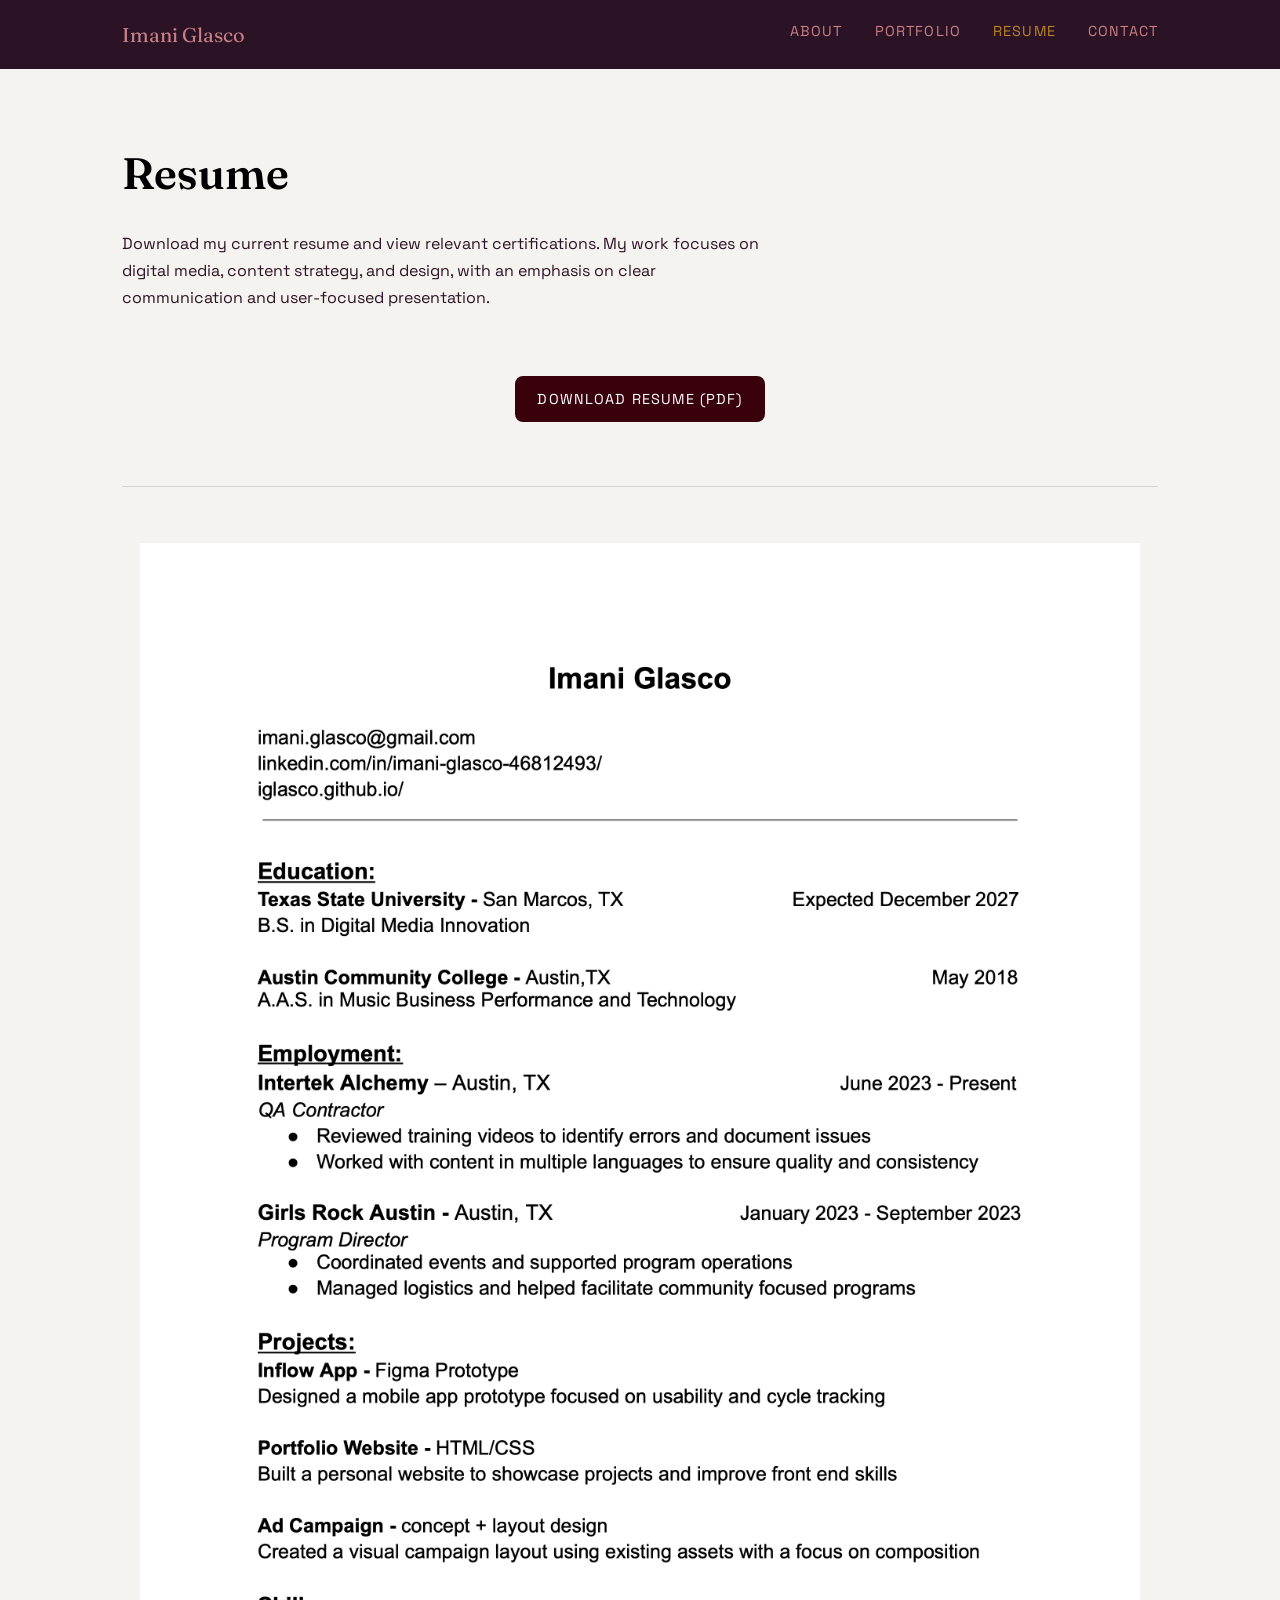
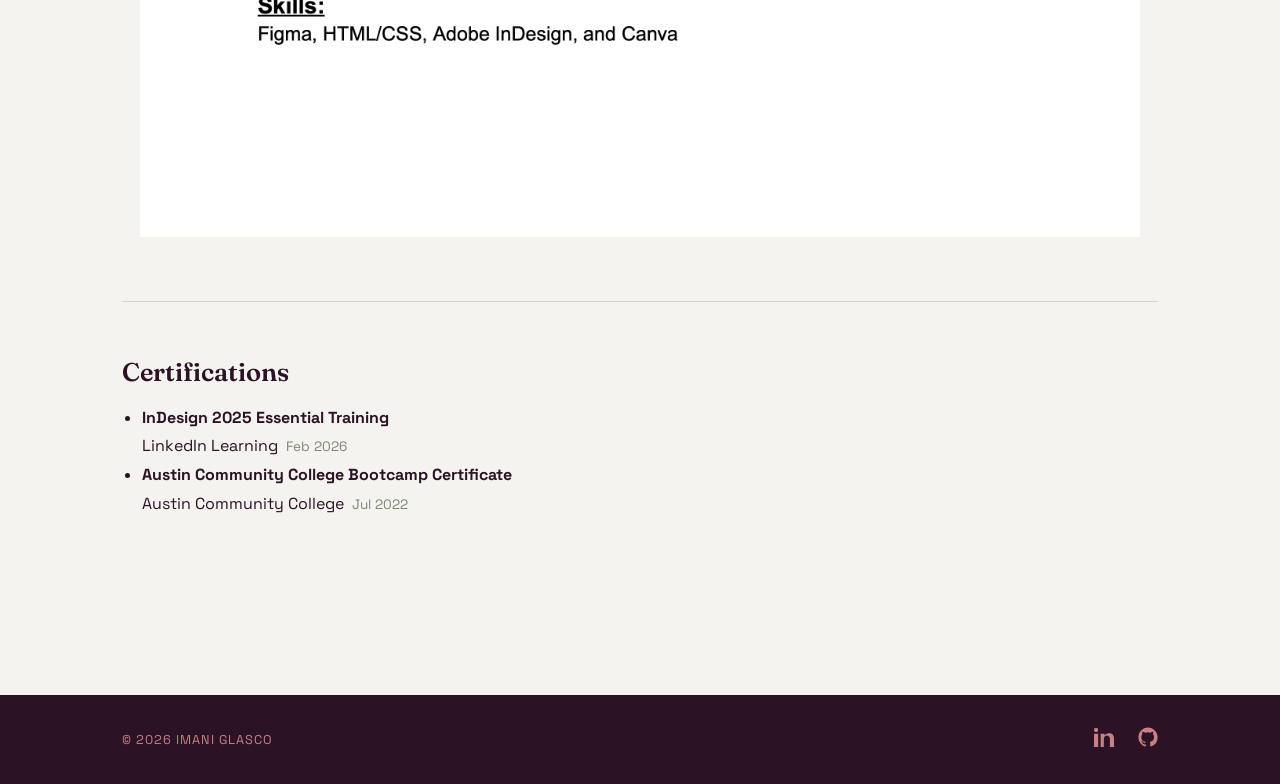
<file: resume.html>
<!DOCTYPE html>
<html lang="en">
<head>
  <meta charset="UTF-8" />
  <meta name="viewport" content="width=device-width, initial-scale=1.0" />
  <title>Page Title</title>
  <link rel="stylesheet" href="styles.css"/>
  <link href="https://fonts.googleapis.com/css2?family=Fraunces:wght@400;600&family=Space+Grotesk:wght@300;400;500&display=swap" rel="stylesheet">
</head>
<body>
    <header class="site-header">
      <nav class="site-nav">
        <a href="about.html" class="site-name">Imani Glasco</a>

        <ul class="nav-links">
          <li><a href="about.html">About</a></li>

          <li class="dropdown">
            <a href="projects.html">Portfolio</a>
            <ul class="dropdown-menu">
              <li class="dropdown-sub">
                <a href="fdom.html">Digital and Online Media</a>
                <ul class="dropdown-submenu">
                  <li><a href="https://cqt3xf.csb.app/" target="_blank" rel="noopener">HTML Assignment</a></li>
                  <li><a href="https://playingdndwithjesse.wordpress.com/" target="_blank" rel="noopener">WordPress Project</a></li>
                  <li><a href="https://www.figma.com/proto/mgsJdXx45Pw0bSkqAxG0VA/InFlow-app-assignment?node-id=1-3&p=f&t=bpbw8d2anynjdHWO-1&scaling=scale-down&content-scaling=fixed&page-id=0%3A1&starting-point-node-id=1%3A3" target="_blank" rel="noopener">Inflow App Prototype</a></li>
                </ul>
              </li>

              <li class="dropdown-sub">
                <a href="social-media.html">Social Media Analytics</a>
                <ul class="dropdown-submenu">
                  <li><a href="sm-analytics.html">Analytics Report</a></li>
                  <li><a href="sm-content.html">Group Content</a></li>
                  <li><a href="sm-show.html">Social Media Show</a></li>
                  <li><a href="sm-discussion.html">Discussion Posts</a></li>
                </ul>
              </li>

              <li class="dropdown-sub">
                <a href="media-design.html">Media Design</a>
                <ul class="dropdown-submenu">
                  <li><a href="images/GlascoP3Magazine.pdf" target="_blank" rel="noopener">Magazine Prototype</a></li>
                  <li><a href="images/GlascoP2Newsletter.pdf" target=_blank" rel="noopener">Miscellaneous Rentals Newsletter</a></li>
                  <li><a href="images/Typography project.pdf" target="_blank" rel="noopener">Typography and Grid Work</a></li>
                </ul>
              </li>
            </ul>
          </li>

          <li><a href="resume.html" aria-current="page">Resume</a></li>
          <li><a href="contact.html">Contact</a></li>
        </ul>
      </nav>
    </header>

  <main class="page-content">
    <header class="page-hero">
        <h1>Resume</h1>
        <p>
        Download my current resume and view relevant certifications. My work focuses on digital media, content strategy, and design, with an emphasis on clear communication and user-focused presentation.
        </p>
    </header>

    <section class="content-section resume-section">
        <a href="Imani_Glasco_Resume.pdf" download class="resume-button">
            Download Resume (PDF)
        </a>
    </section>

    <section class="content-section">
        <div class="resume-image-wrap">
            <img src="Imani_Glasco_Resume.png" alt="Imani Glasco resume" class="resume-image">
        </div>
    </section>

    <section class="content-section">
      <h2>Certifications</h2>
      <ul class="cert-list">
        <li>
          <strong>InDesign 2025 Essential Training</strong>
          <br>LinkedIn Learning <span class="cert-year">Feb 2026</span>
        </li>

        <li>
          <strong>Austin Community College Bootcamp Certificate</strong>
          <br>Austin Community College <span class="cert-year">Jul 2022<span>
        </li>
      </ul>
    </section>

  </main>

    <footer class="site-footer">
      <div class="footer-inner">
        <p class="footer-copy">© <span id="year"></span> Imani Glasco</p>
        <ul class="footer-links">
            <li>
              <a
                href="https://www.linkedin.com/in/imani-glasco-46812493/"
                target="_blank"
                rel="noopener"
                aria-label="LinkedIn"
                class="social-link"
              >
                <!-- LinkedIn icon -->
                <svg viewBox="0 0 24 24" aria-hidden="true">
                  <path d="M4.98 3.5C4.98 4.88 3.88 6 2.5 6S0 4.88 0 3.5 1.12 1 2.5 1 4.98 2.12 4.98 3.5zM0 8h5v16H0zM8 8h4.8v2.2h.1c.7-1.3 2.4-2.7 5-2.7 5.3 0 6.2 3.5 6.2 8v8.5h-5V16c0-2.4 0-5.5-3.4-5.5-3.4 0-3.9 2.6-3.9 5.3v8.7H8z"/>
                </svg>
              </a>
            </li>
          
            <li>
              <a
                href="https://github.com/iglasco"
                target="_blank"
                rel="noopener"
                aria-label="GitHub"
                class="social-link"
              >
                <!-- GitHub icon -->
                <svg viewBox="0 0 24 24" aria-hidden="true">
                  <path d="M12 .5C5.7.5.5 5.8.5 12.3c0 5.2 3.4 9.6 8.1 11.2.6.1.8-.3.8-.6v-2.1c-3.3.7-4-1.6-4-1.6-.5-1.3-1.3-1.7-1.3-1.7-1-.7.1-.7.1-.7 1.1.1 1.7 1.2 1.7 1.2 1 .1.7 1.7 2.7 1.2.1-.7.4-1.2.7-1.5-2.6-.3-5.3-1.3-5.3-5.8 0-1.3.5-2.4 1.2-3.2-.1-.3-.5-1.5.1-3.1 0 0 1-.3 3.3 1.2a11.4 11.4 0 0 1 6 0c2.3-1.5 3.3-1.2 3.3-1.2.6 1.6.2 2.8.1 3.1.8.8 1.2 1.9 1.2 3.2 0 4.5-2.7 5.5-5.3 5.8.4.3.8 1 .8 2.1v3.1c0 .3.2.7.8.6a11.8 11.8 0 0 0 8.1-11.2C23.5 5.8 18.3.5 12 .5z"/>
                </svg>
              </a>
            </li>
          </ul>
      </div>
    </footer>
  
    <script>
      document.getElementById("year").textContent = new Date().getFullYear();
    </script>
</body>
</html>
</file>
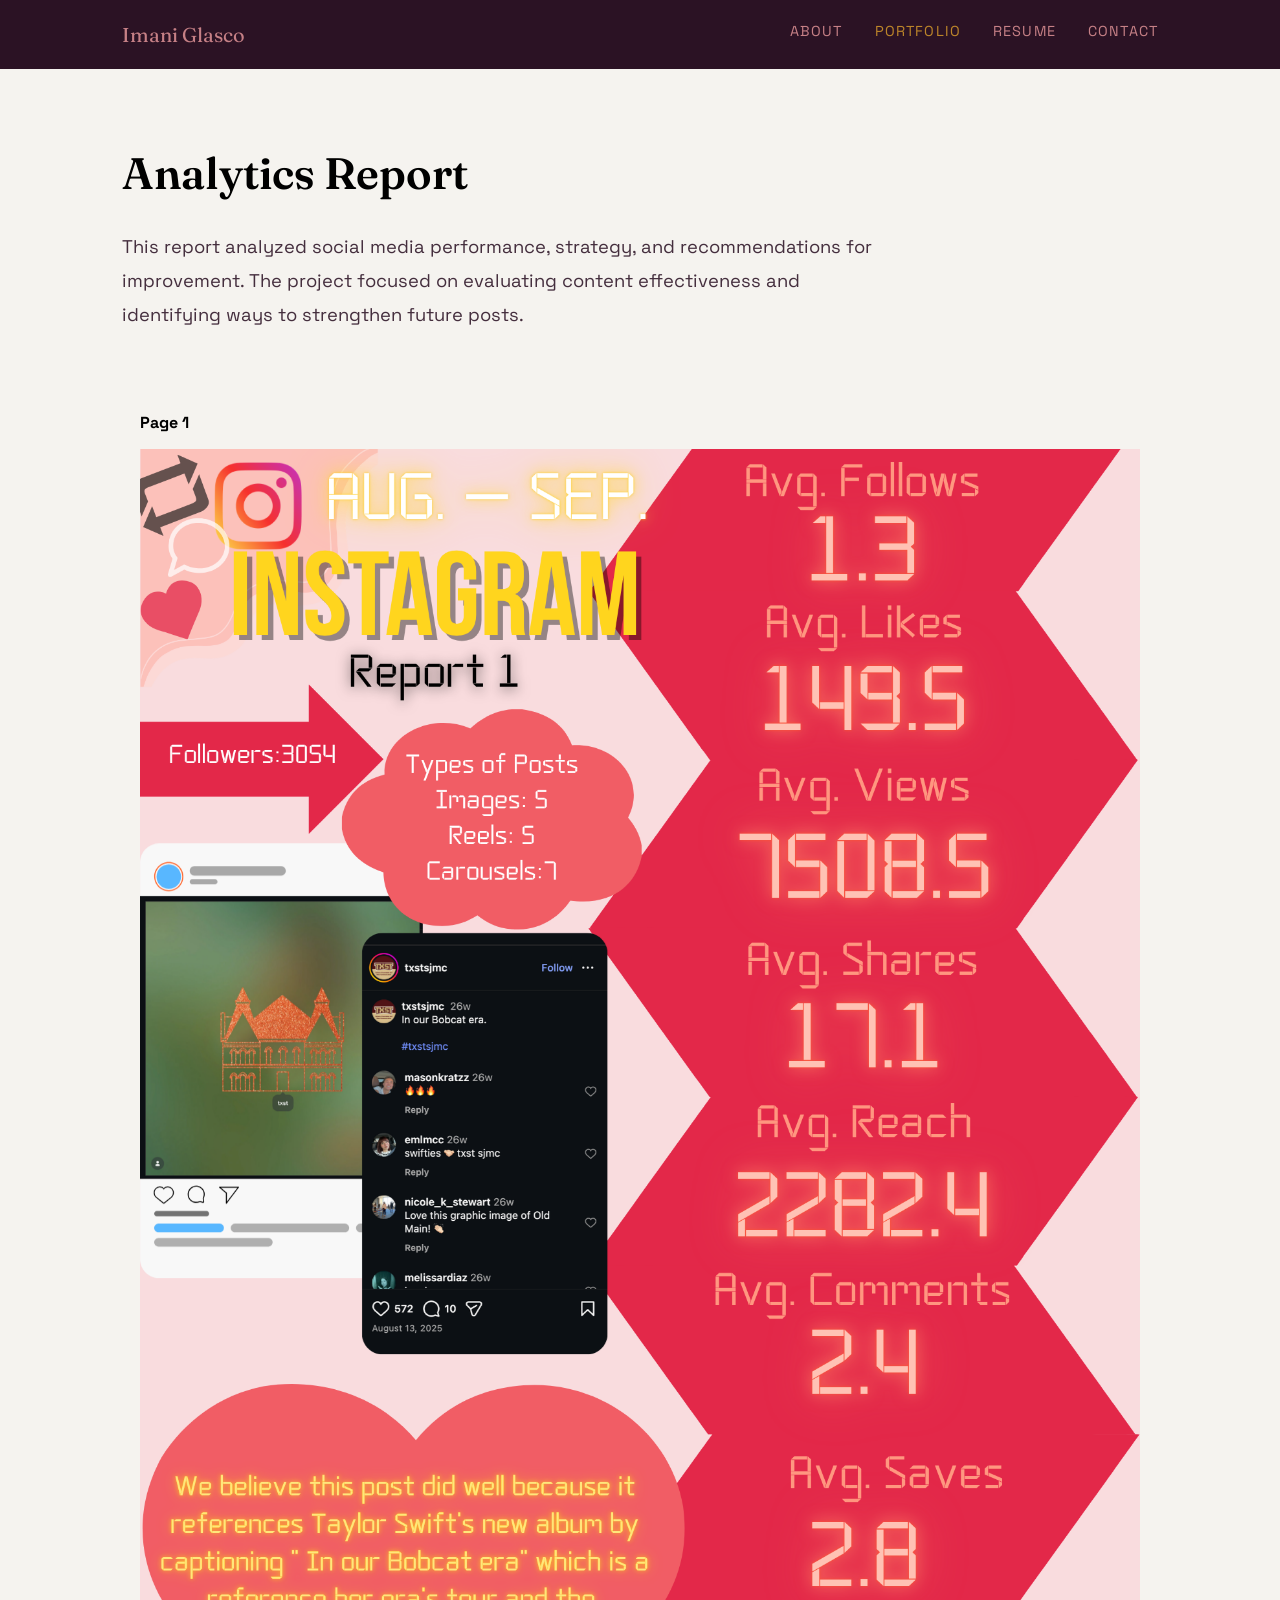
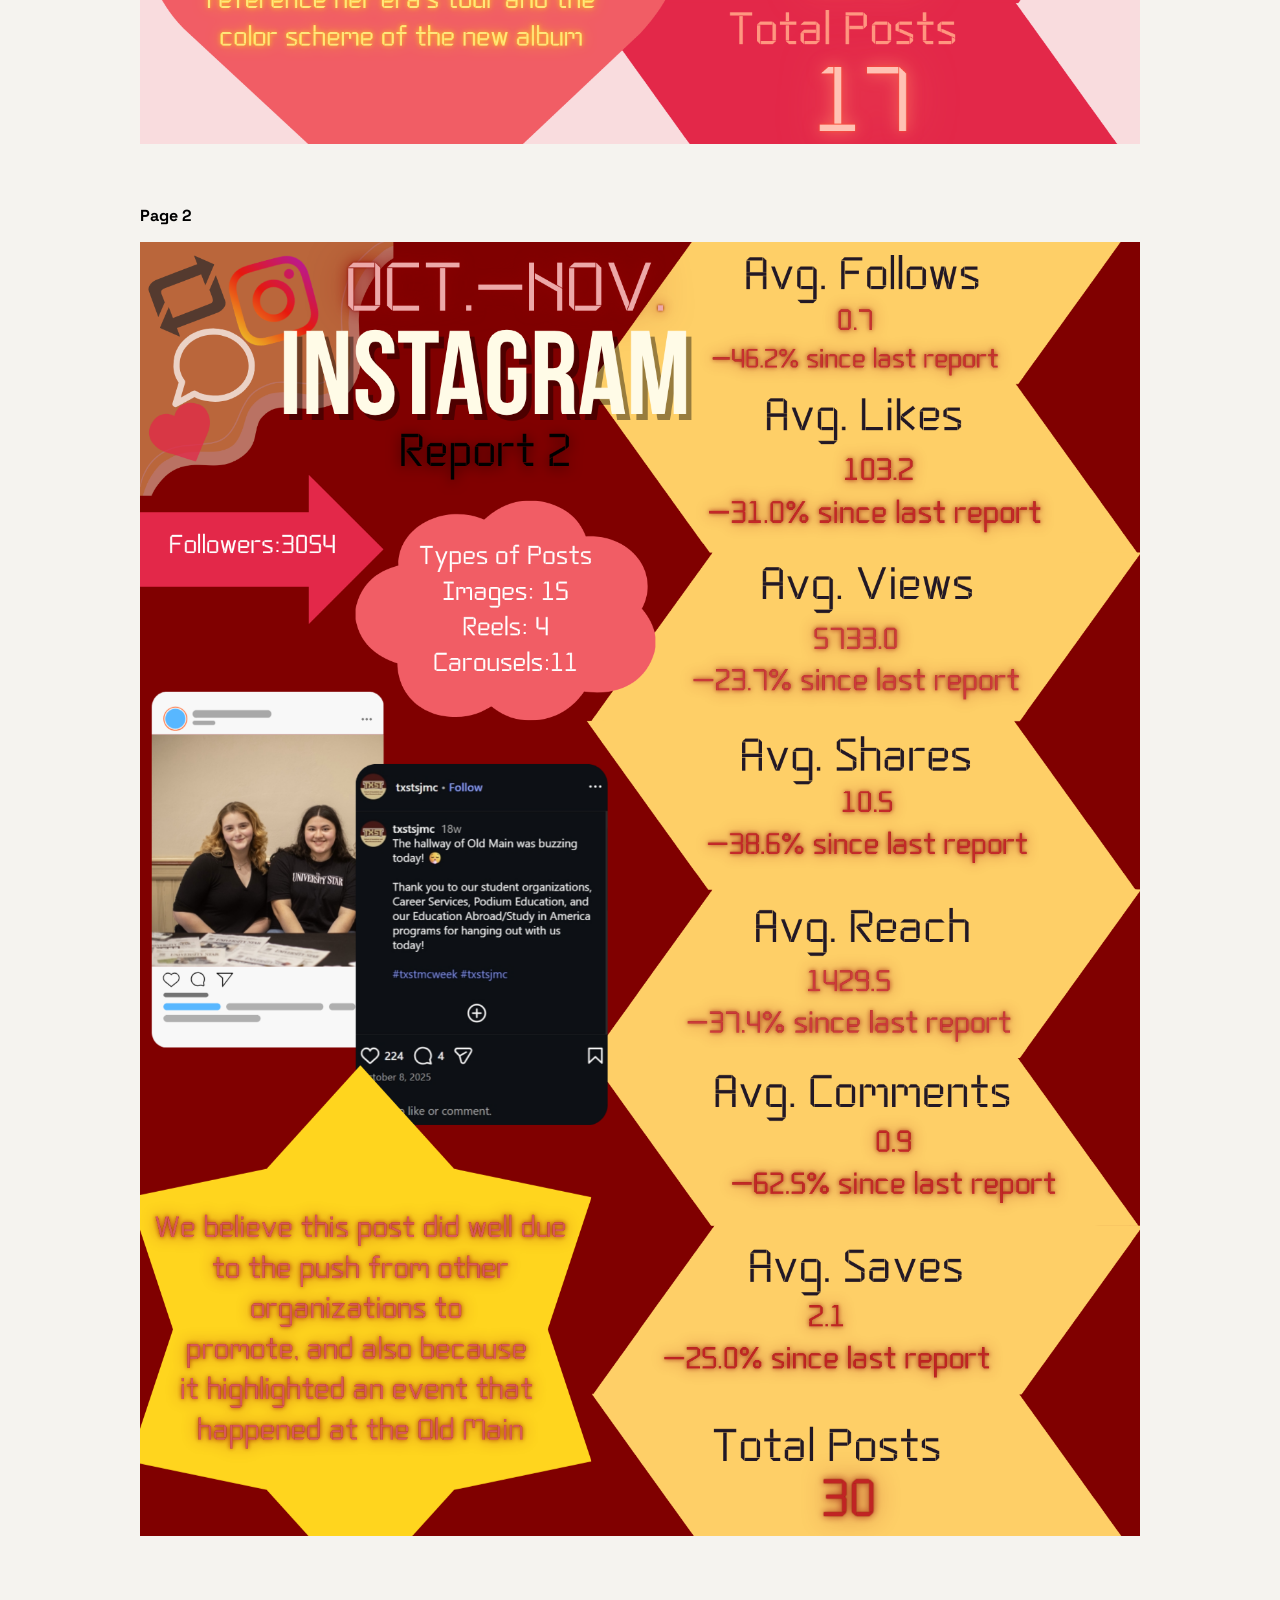
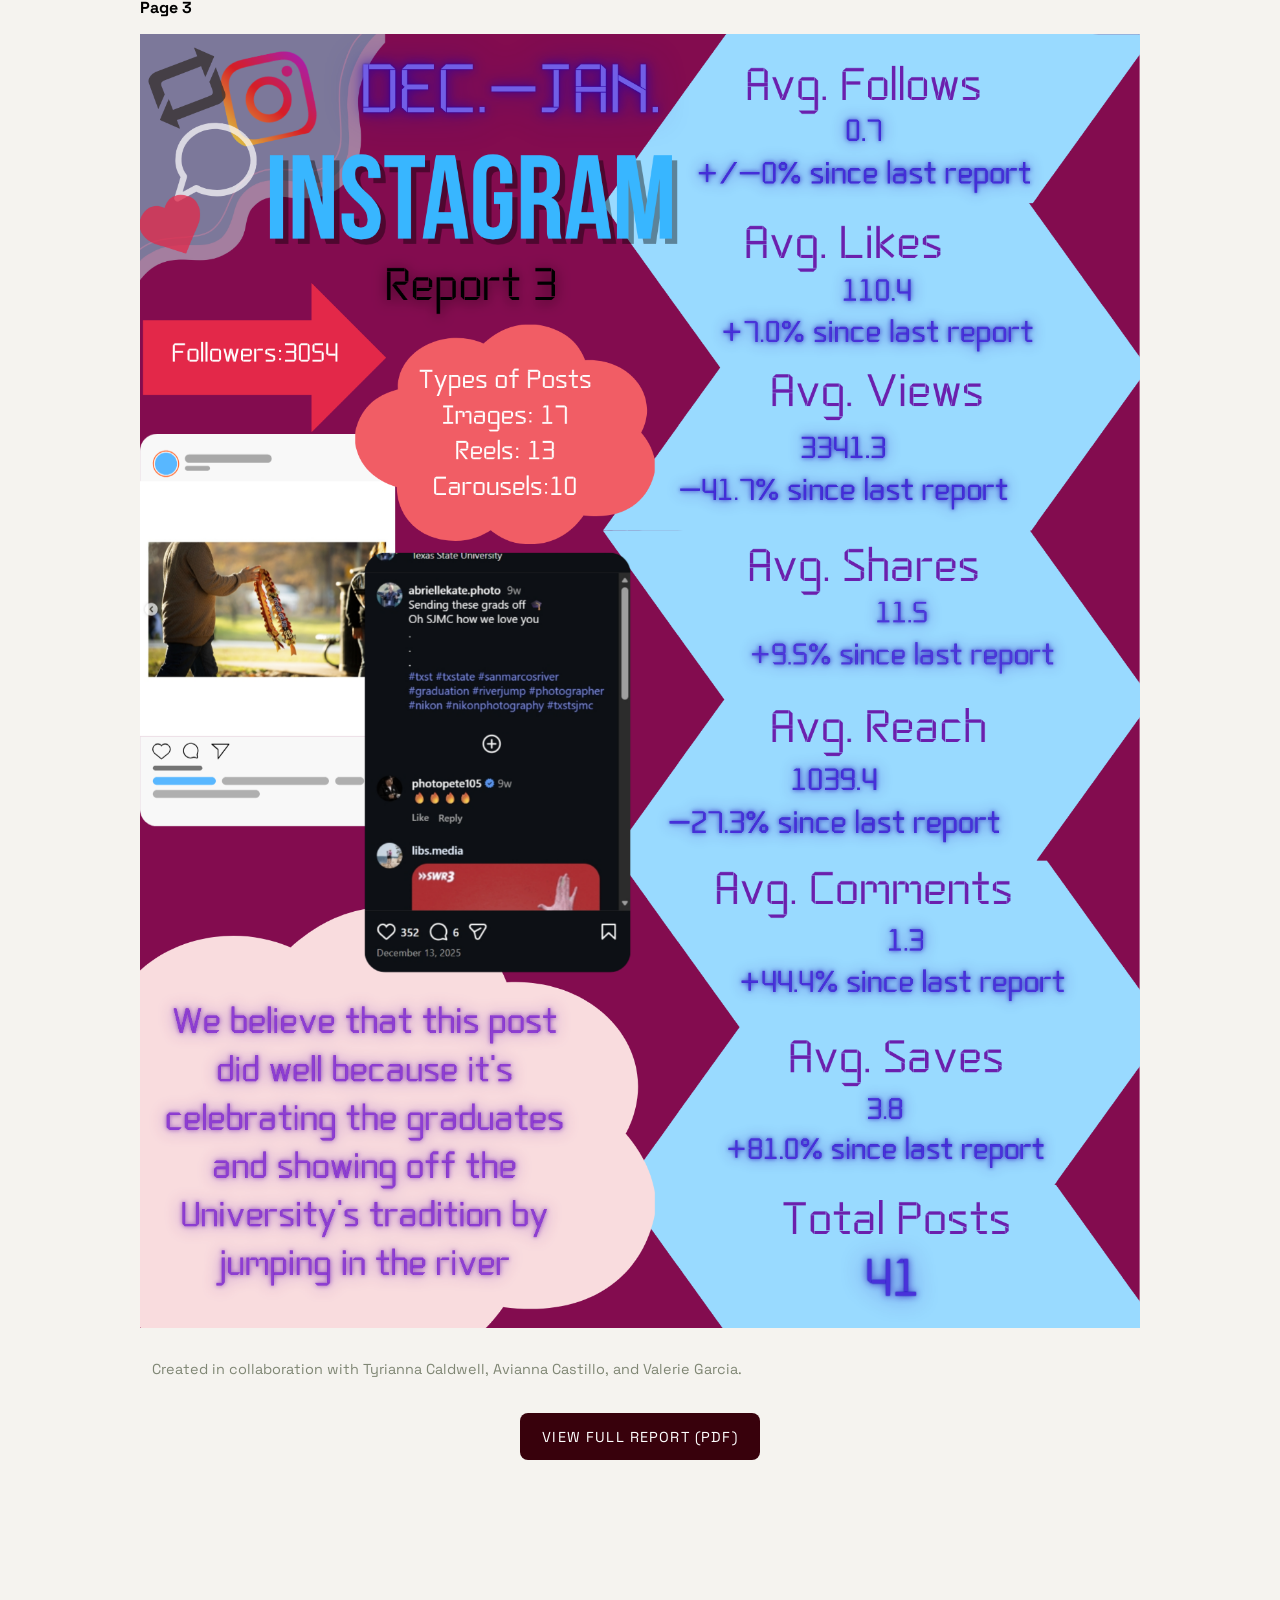
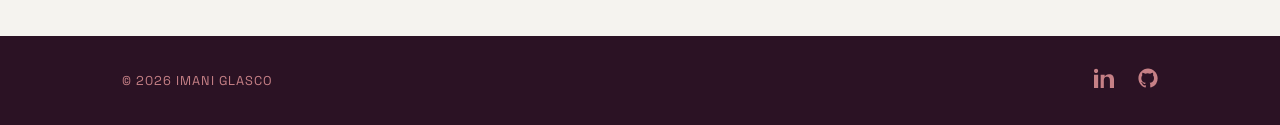
<file: sm-analytics.html>
<!DOCTYPE html>
<html lang="en">
<head>
  <meta charset="UTF-8" />
  <meta name="viewport" content="width=device-width, initial-scale=1.0"/>
  <title>Analytics Report | Imani Glasco</title>
  <link rel="stylesheet" href="styles.css"/>
  <link href="https://fonts.googleapis.com/css2?family=Fraunces:wght@400;600&family=Space+Grotesk:wght@300;400;500&display=swap" rel="stylesheet">
</head>
<body>
    <header class="site-header">
      <nav class="site-nav">
        <a href="about.html" class="site-name">Imani Glasco</a>

        <ul class="nav-links">
          <li><a href="about.html">About</a></li>

          <li class="dropdown current-section">
            <a href="projects.html" aria-current="page">Portfolio</a>
            <ul class="dropdown-menu">
              <li class="dropdown-sub">
                <a href="fdom.html">Digital and Online Media</a>
                <ul class="dropdown-submenu">
                  <li><a href="https://cqt3xf.csb.app/" target="_blank" rel="noopener">HTML Assignment</a></li>
                  <li><a href="https://playingdndwithjesse.wordpress.com/" target="_blank" rel="noopener">WordPress Project</a></li>
                  <li><a href="https://www.figma.com/proto/mgsJdXx45Pw0bSkqAxG0VA/InFlow-app-assignment?node-id=1-3&p=f&t=bpbw8d2anynjdHWO-1&scaling=scale-down&content-scaling=fixed&page-id=0%3A1&starting-point-node-id=1%3A3" target="_blank" rel="noopener">Inflow App Prototype</a></li>
                </ul>
              </li>

              <li class="dropdown-sub">
                <a href="social-media.html">Social Media Analytics</a>
                <ul class="dropdown-submenu">
                  <li><a href="sm-analytics.html">Analytics Report</a></li>
                  <li><a href="sm-content.html">Group Content</a></li>
                  <li><a href="sm-show.html">Social Media Show</a></li>
                  <li><a href="sm-discussion.html">Discussion Posts</a></li>
                </ul>
              </li>

              <li class="dropdown-sub">
                <a href="media-design.html">Media Design</a>
                <ul class="dropdown-submenu">
                  <li><a href="images/GlascoP3Magazine.pdf" target="_blank" rel="noopener">Magazine Prototype</a></li>
                  <li><a href="images/GlascoP2Newsletter.pdf" target="_blank" rel="noopener">Miscellaneous Rentals Newsletter</a></li>
                  <li><a href="images/Typography project.pdf" target="_blank" rel="noopener">Typography and Grid Work</a></li>
                </ul>
              </li>
            </ul>
          </li>

          <li><a href="resume.html">Resume</a></li>
          <li><a href="contact.html">Contact</a></li>
        </ul>
      </nav>
    </header>

  <main class="page-content analytics-page">
    <header class="page-hero">
      <h1>Analytics Report</h1>
      <p>
        This report analyzed social media performance, strategy, and recommendations for improvement.
        The project focused on evaluating content effectiveness and identifying ways to strengthen future posts.
      </p>
    </header>

    <section class="content-section">
        <div class="resume-image-wrap">
            <div>
                <p><strong>Page 1</strong></p>
                <img src="images/AnalyticsReport-1.png" alt="Analytics report page 1" class="resume-image">
            </div>

            <div>
                <p><strong>Page 2</strong></p>
                <img src="images/AnalyticsReport-2.png" alt="Analytics report page 2" class="resume-image">
            </div>

            <div>
                <p><strong>Page 3</strong></p>
                <img src="images/AnalyticsReport-3.png" alt="Analytics report page 3" class="resume-image">
            </div>
        </div>

        <p class="team-credit">
            Created in collaboration with Tyrianna Caldwell, Avianna Castillo, and Valerie Garcia.
        </p>

        <div class="pdf-actions">
            <a href="images/AnalyticsReport.pdf" target="_blank" rel="noopener" class="resume-button">
            View Full Report (PDF)
            </a>
        </div>
    </section>
  </main>

  <footer class="site-footer">
    <div class="footer-inner">
      <p class="footer-copy">© <span id="year"></span> Imani Glasco</p>
      <ul class="footer-links">
        <li>
          <a
            href="https://www.linkedin.com/in/imani-glasco-46812493/"
            target="_blank"
            rel="noopener"
            aria-label="LinkedIn"
            class="social-link"
          >
            <svg viewBox="0 0 24 24" aria-hidden="true">
              <path d="M4.98 3.5C4.98 4.88 3.88 6 2.5 6S0 4.88 0 3.5 1.12 1 2.5 1 4.98 2.12 4.98 3.5zM0 8h5v16H0zM8 8h4.8v2.2h.1c.7-1.3 2.4-2.7 5-2.7 5.3 0 6.2 3.5 6.2 8v8.5h-5V16c0-2.4 0-5.5-3.4-5.5-3.4 0-3.9 2.6-3.9 5.3v8.7H8z"/>
            </svg>
          </a>
        </li>

        <li>
          <a
            href="https://github.com/iglasco"
            target="_blank"
            rel="noopener"
            aria-label="GitHub"
            class="social-link"
          >
            <svg viewBox="0 0 24 24" aria-hidden="true">
              <path d="M12 .5C5.7.5.5 5.8.5 12.3c0 5.2 3.4 9.6 8.1 11.2.6.1.8-.3.8-.6v-2.1c-3.3.7-4-1.6-4-1.6-.5-1.3-1.3-1.7-1.3-1.7-1-.7.1-.7.1-.7 1.1.1 1.7 1.2 1.7 1.2 1 .1.7 1.7 2.7 1.2.1-.7.4-1.2.7-1.5-2.6-.3-5.3-1.3-5.3-5.8 0-1.3.5-2.4 1.2-3.2-.1-.3-.5-1.5.1-3.1 0 0 1-.3 3.3 1.2a11.4 11.4 0 0 1 6 0c2.3-1.5 3.3-1.2 3.3-1.2.6 1.6.2 2.8.1 3.1.8.8 1.2 1.9 1.2 3.2 0 4.5-2.7 5.5-5.3 5.8.4.3.8 1 .8 2.1v3.1c0 .3.2.7.8.6a11.8 11.8 0 0 0 8.1-11.2C23.5 5.8 18.3.5 12 .5z"/>
            </svg>
          </a>
        </li>
      </ul>
    </div>
  </footer>

  <script>
    document.getElementById("year").textContent = new Date().getFullYear();
  </script>
</body>
</html>
</file>
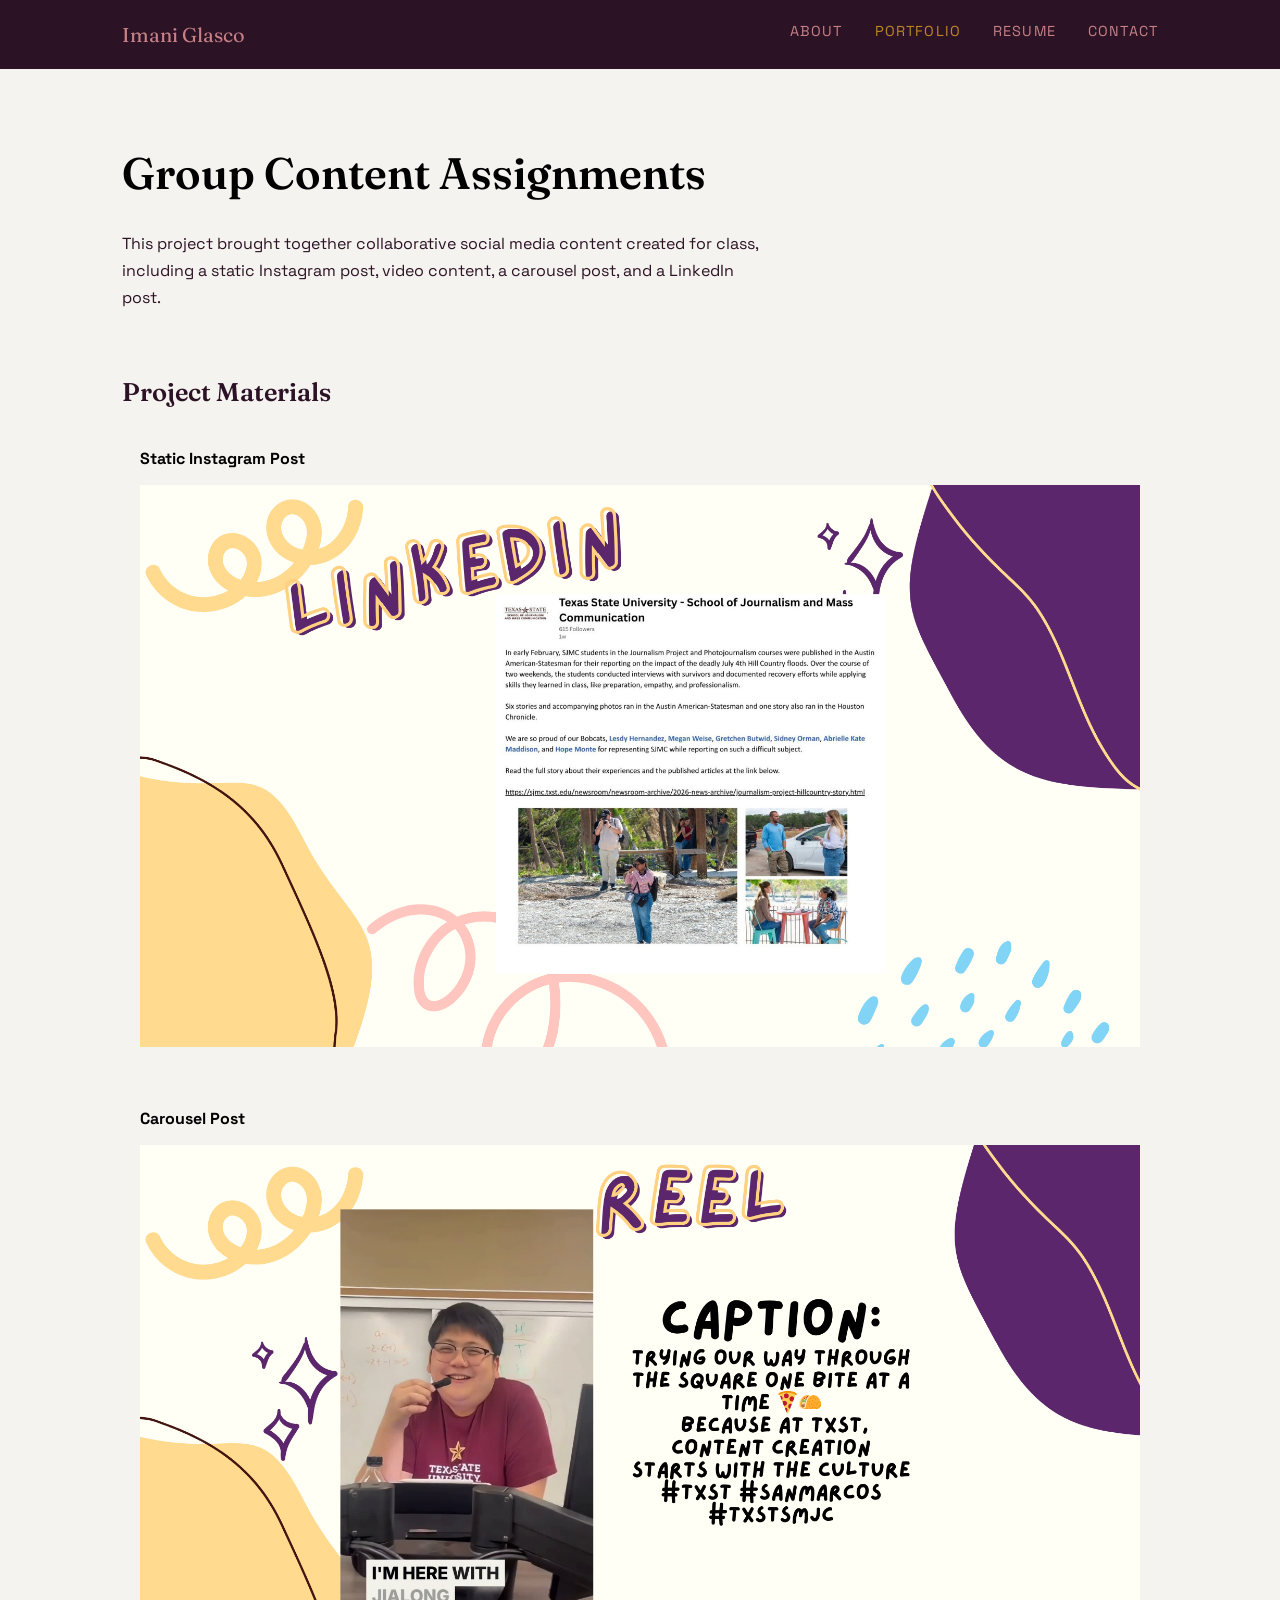
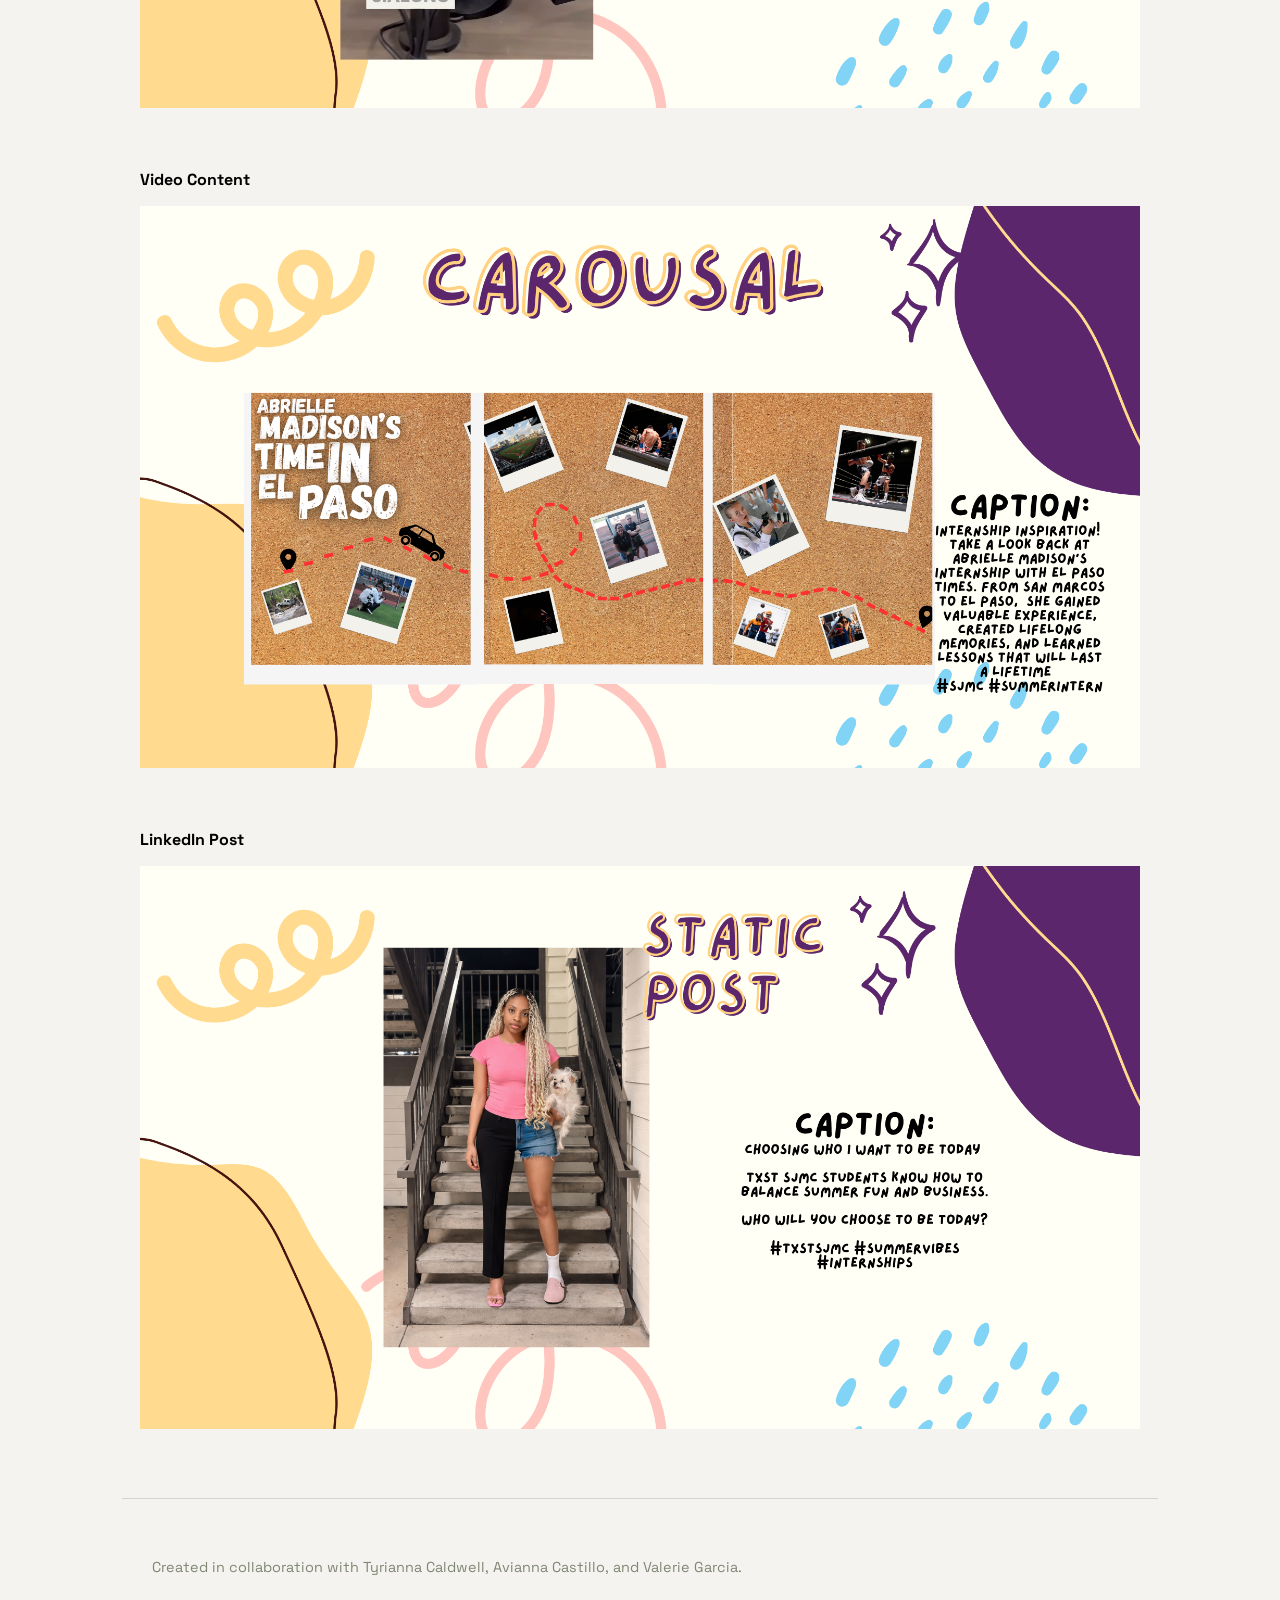
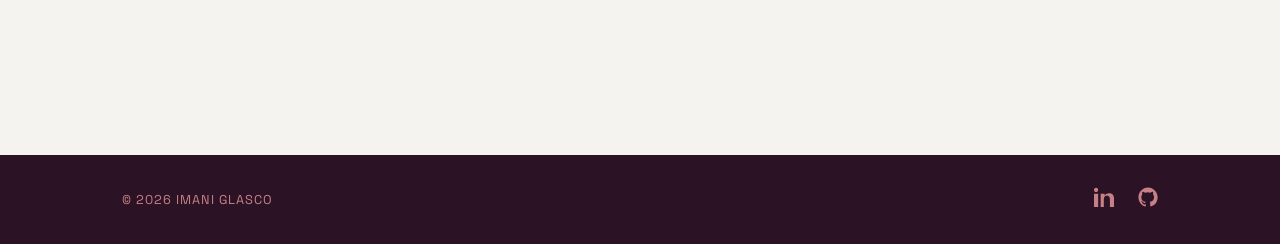
<file: sm-content.html>
<!DOCTYPE html>
<html lang="en">
<head>
  <meta charset="UTF-8" />
  <meta name="viewport" content="width=device-width, initial-scale=1.0" />
  <title>Group Content | Imani Glasco</title>
  <link rel="stylesheet" href="styles.css"/>
  <link href="https://fonts.googleapis.com/css2?family=Fraunces:wght@400;600&family=Space+Grotesk:wght@300;400;500&display=swap" rel="stylesheet">
</head>
<body>
    <header class="site-header">
      <nav class="site-nav">
        <a href="about.html" class="site-name">Imani Glasco</a>

        <ul class="nav-links">
          <li><a href="about.html">About</a></li>

          <li class="dropdown current-section">
            <a href="projects.html" aria-current="page">Portfolio</a>
            <ul class="dropdown-menu">
              <li class="dropdown-sub">
                <a href="fdom.html">Digital and Online Media</a>
                <ul class="dropdown-submenu">
                  <li><a href="https://cqt3xf.csb.app/" target="_blank" rel="noopener">HTML Assignment</a></li>
                  <li><a href="https://playingdndwithjesse.wordpress.com/" target="_blank" rel="noopener">WordPress Project</a></li>
                  <li><a href="https://www.figma.com/proto/mgsJdXx45Pw0bSkqAxG0VA/InFlow-app-assignment?node-id=1-3&p=f&t=bpbw8d2anynjdHWO-1&scaling=scale-down&content-scaling=fixed&page-id=0%3A1&starting-point-node-id=1%3A3" target="_blank" rel="noopener">Inflow App Prototype</a></li>
                </ul>
              </li>

              <li class="dropdown-sub">
                <a href="social-media.html">Social Media Analytics</a>
                <ul class="dropdown-submenu">
                  <li><a href="sm-analytics.html">Analytics Report</a></li>
                  <li><a href="sm-content.html">Group Content</a></li>
                  <li><a href="sm-show.html">Social Media Show</a></li>
                  <li><a href="sm-discussion.html">Discussion Posts</a></li>
                </ul>
              </li>

              <li class="dropdown-sub">
                <a href="media-design.html">Media Design</a>
                <ul class="dropdown-submenu">
                  <li><a href="images/GlascoP3Magazine.pdf" target="_blank" rel="noopener">Magazine Prototype</a></li>
                  <li><a href="images/GlascoP2Newsletter.pdf" target="_blank" rel="noopener">Miscellaneous Rentals Newsletter</a></li>
                  <li><a href="images/Typography project.pdf" target="_blank" rel="noopener">Typography and Grid Work</a></li>
                </ul>
              </li>
            </ul>
          </li>

          <li><a href="resume.html">Resume</a></li>
          <li><a href="contact.html">Contact</a></li>
        </ul>
      </nav>
    </header>

  <main class="page-content sm-content-page">
    <header class="page-hero">
      <h1>Group Content Assignments</h1>
      <p>
        This project brought together collaborative social media content created for class,
        including a static Instagram post, video content, a carousel post, and a LinkedIn post.
      </p>
    </header>

    <section class="content-section">
      <h2>Project Materials</h2>

      <div class="resume-image-wrap">
        <div>
          <p><strong>Static Instagram Post</strong></p>
          <img src="images/group-content-1.png" class="resume-image" alt="Static Instagram post">
        </div>

        <div>
          <p><strong>Carousel Post</strong></p>
          <img src="images/group-content-2.png" class="resume-image" alt="Carousel post">
        </div>

        <div>
          <p><strong>Video Content</strong></p>
          <img src="images/group-content-3.png" class="resume-image" alt="Video content preview">
        </div>

        <div>
          <p><strong>LinkedIn Post</strong></p>
          <img src="images/group-content-4.png" class="resume-image" alt="LinkedIn post">
        </div>
      </div>
    </section>

    <section class="content-section">
      <p class="team-credit">
        Created in collaboration with Tyrianna Caldwell, Avianna Castillo, and Valerie Garcia.
      </p>
    </section>
  </main>

  <footer class="site-footer">
    <div class="footer-inner">
      <p class="footer-copy">© <span id="year"></span> Imani Glasco</p>
      <ul class="footer-links">
        <li>
          <a
            href="https://www.linkedin.com/in/imani-glasco-46812493/"
            target="_blank"
            rel="noopener"
            aria-label="LinkedIn"
            class="social-link"
          >
            <svg viewBox="0 0 24 24" aria-hidden="true">
              <path d="M4.98 3.5C4.98 4.88 3.88 6 2.5 6S0 4.88 0 3.5 1.12 1 2.5 1 4.98 2.12 4.98 3.5zM0 8h5v16H0zM8 8h4.8v2.2h.1c.7-1.3 2.4-2.7 5-2.7 5.3 0 6.2 3.5 6.2 8v8.5h-5V16c0-2.4 0-5.5-3.4-5.5-3.4 0-3.9 2.6-3.9 5.3v8.7H8z"/>
            </svg>
          </a>
        </li>

        <li>
          <a
            href="https://github.com/iglasco"
            target="_blank"
            rel="noopener"
            aria-label="GitHub"
            class="social-link"
          >
            <svg viewBox="0 0 24 24" aria-hidden="true">
              <path d="M12 .5C5.7.5.5 5.8.5 12.3c0 5.2 3.4 9.6 8.1 11.2.6.1.8-.3.8-.6v-2.1c-3.3.7-4-1.6-4-1.6-.5-1.3-1.3-1.7-1.3-1.7-1-.7.1-.7.1-.7 1.1.1 1.7 1.2 1.7 1.2 1 .1.7 1.7 2.7 1.2.1-.7.4-1.2.7-1.5-2.6-.3-5.3-1.3-5.3-5.8 0-1.3.5-2.4 1.2-3.2-.1-.3-.5-1.5.1-3.1 0 0 1-.3 3.3 1.2a11.4 11.4 0 0 1 6 0c2.3-1.5 3.3-1.2 3.3-1.2.6 1.6.2 2.8.1 3.1.8.8 1.2 1.9 1.2 3.2 0 4.5-2.7 5.5-5.3 5.8.4.3.8 1 .8 2.1v3.1c0 .3.2.7.8.6a11.8 11.8 0 0 0 8.1-11.2C23.5 5.8 18.3.5 12 .5z"/>
            </svg>
          </a>
        </li>
      </ul>
    </div>
  </footer>

  <script>
    document.getElementById("year").textContent = new Date().getFullYear();
  </script>
</body>
</html>
</file>
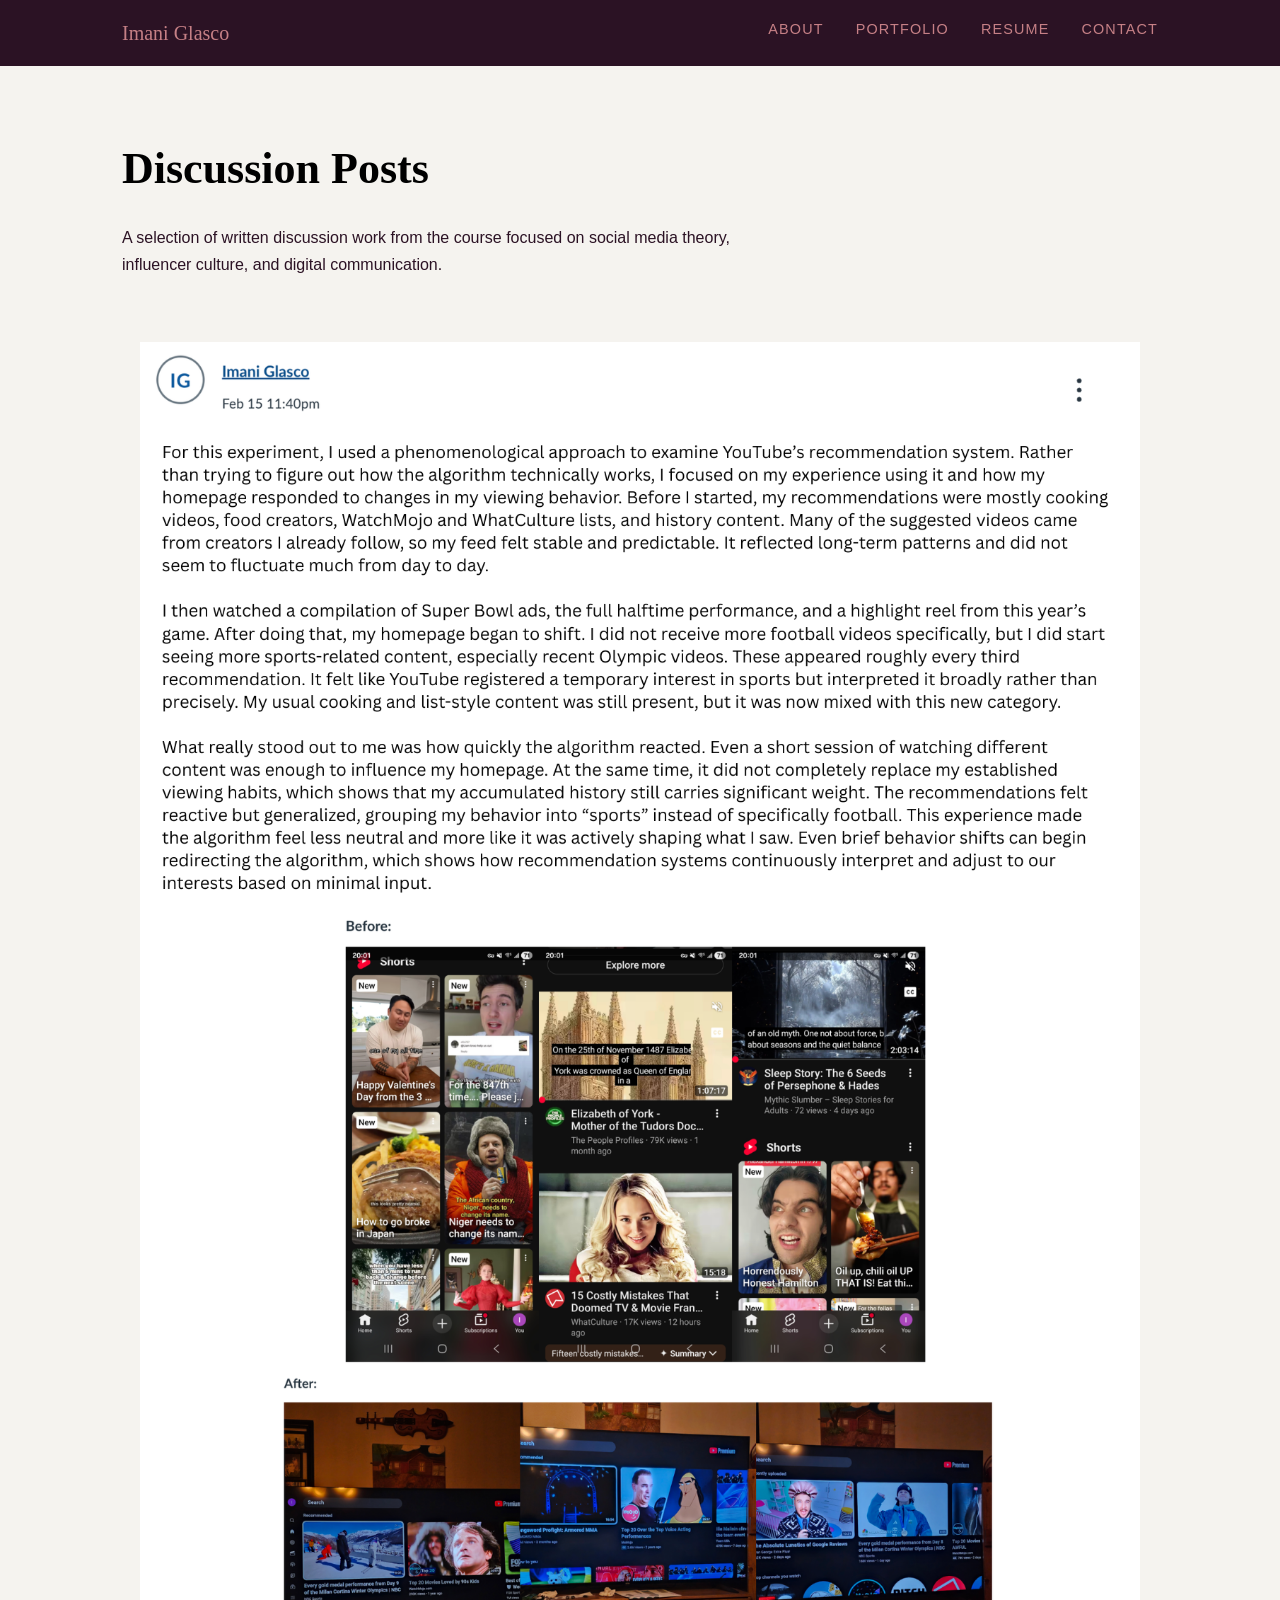
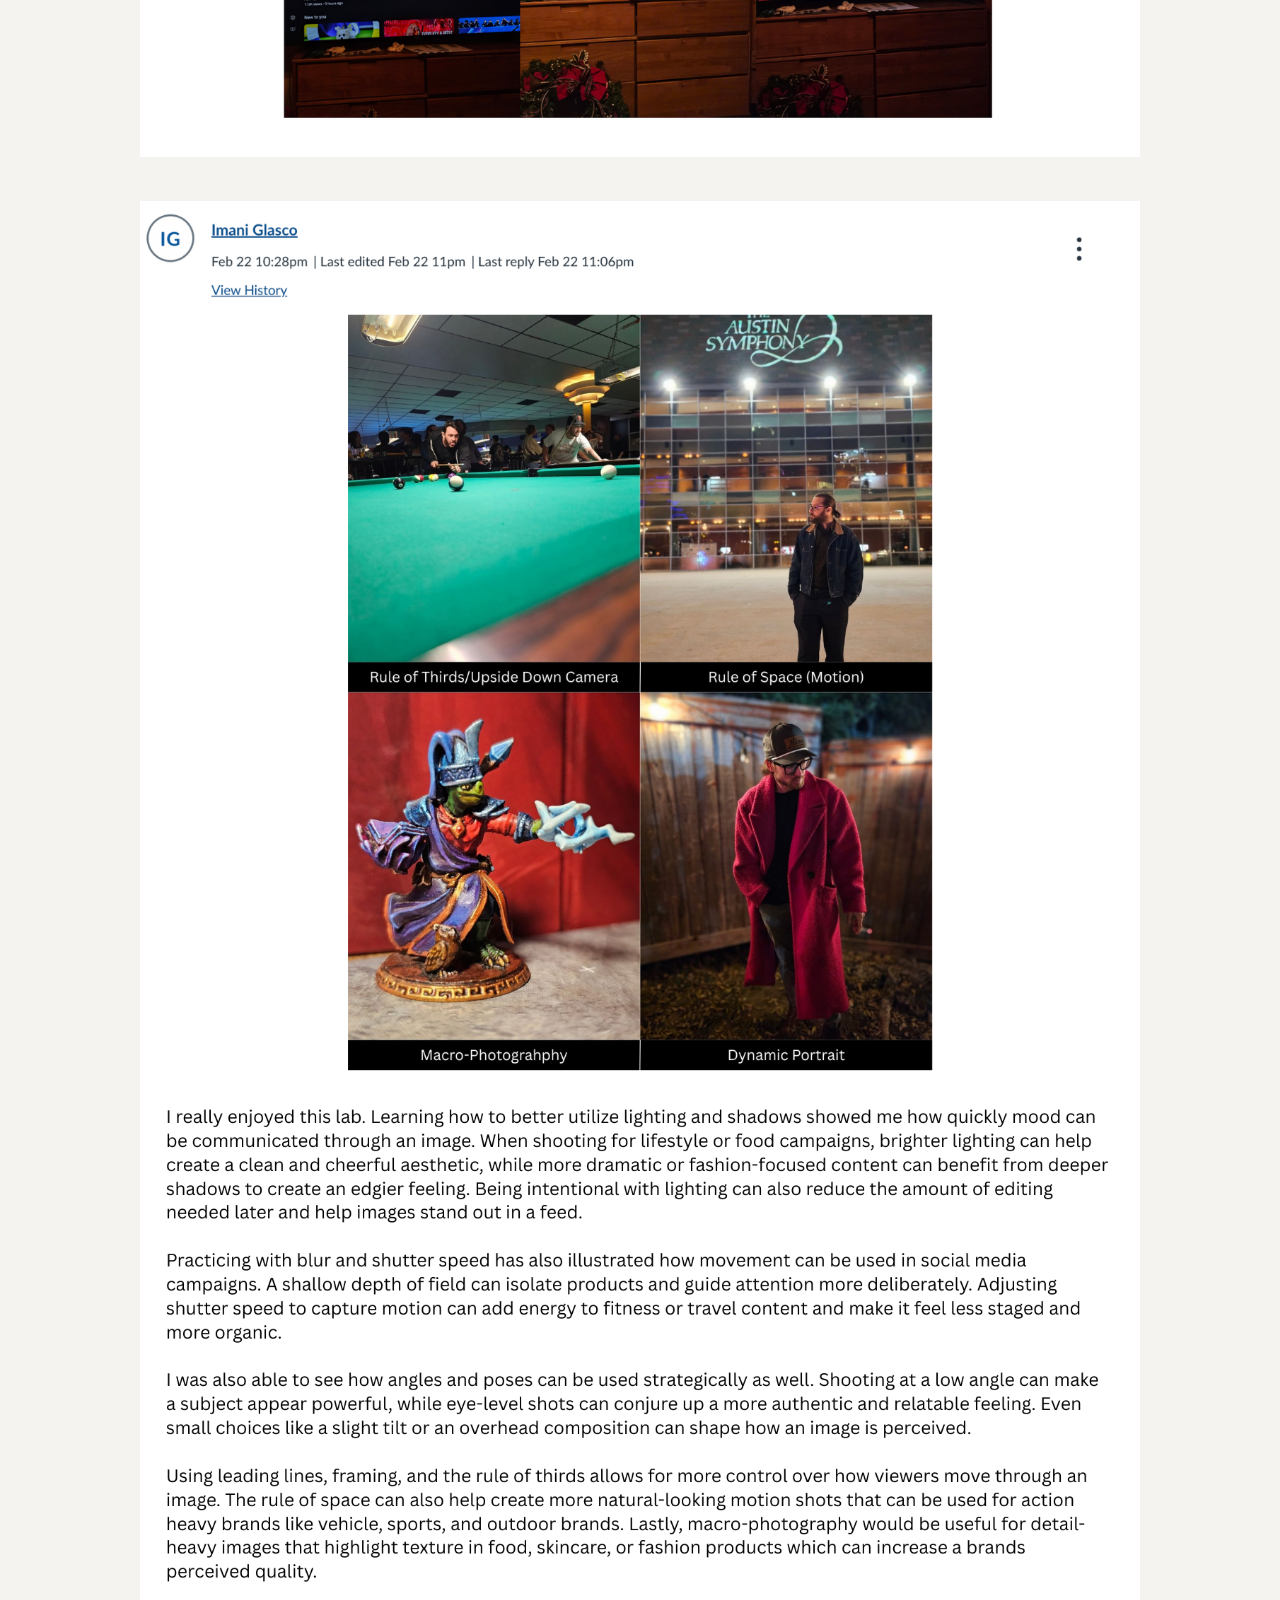
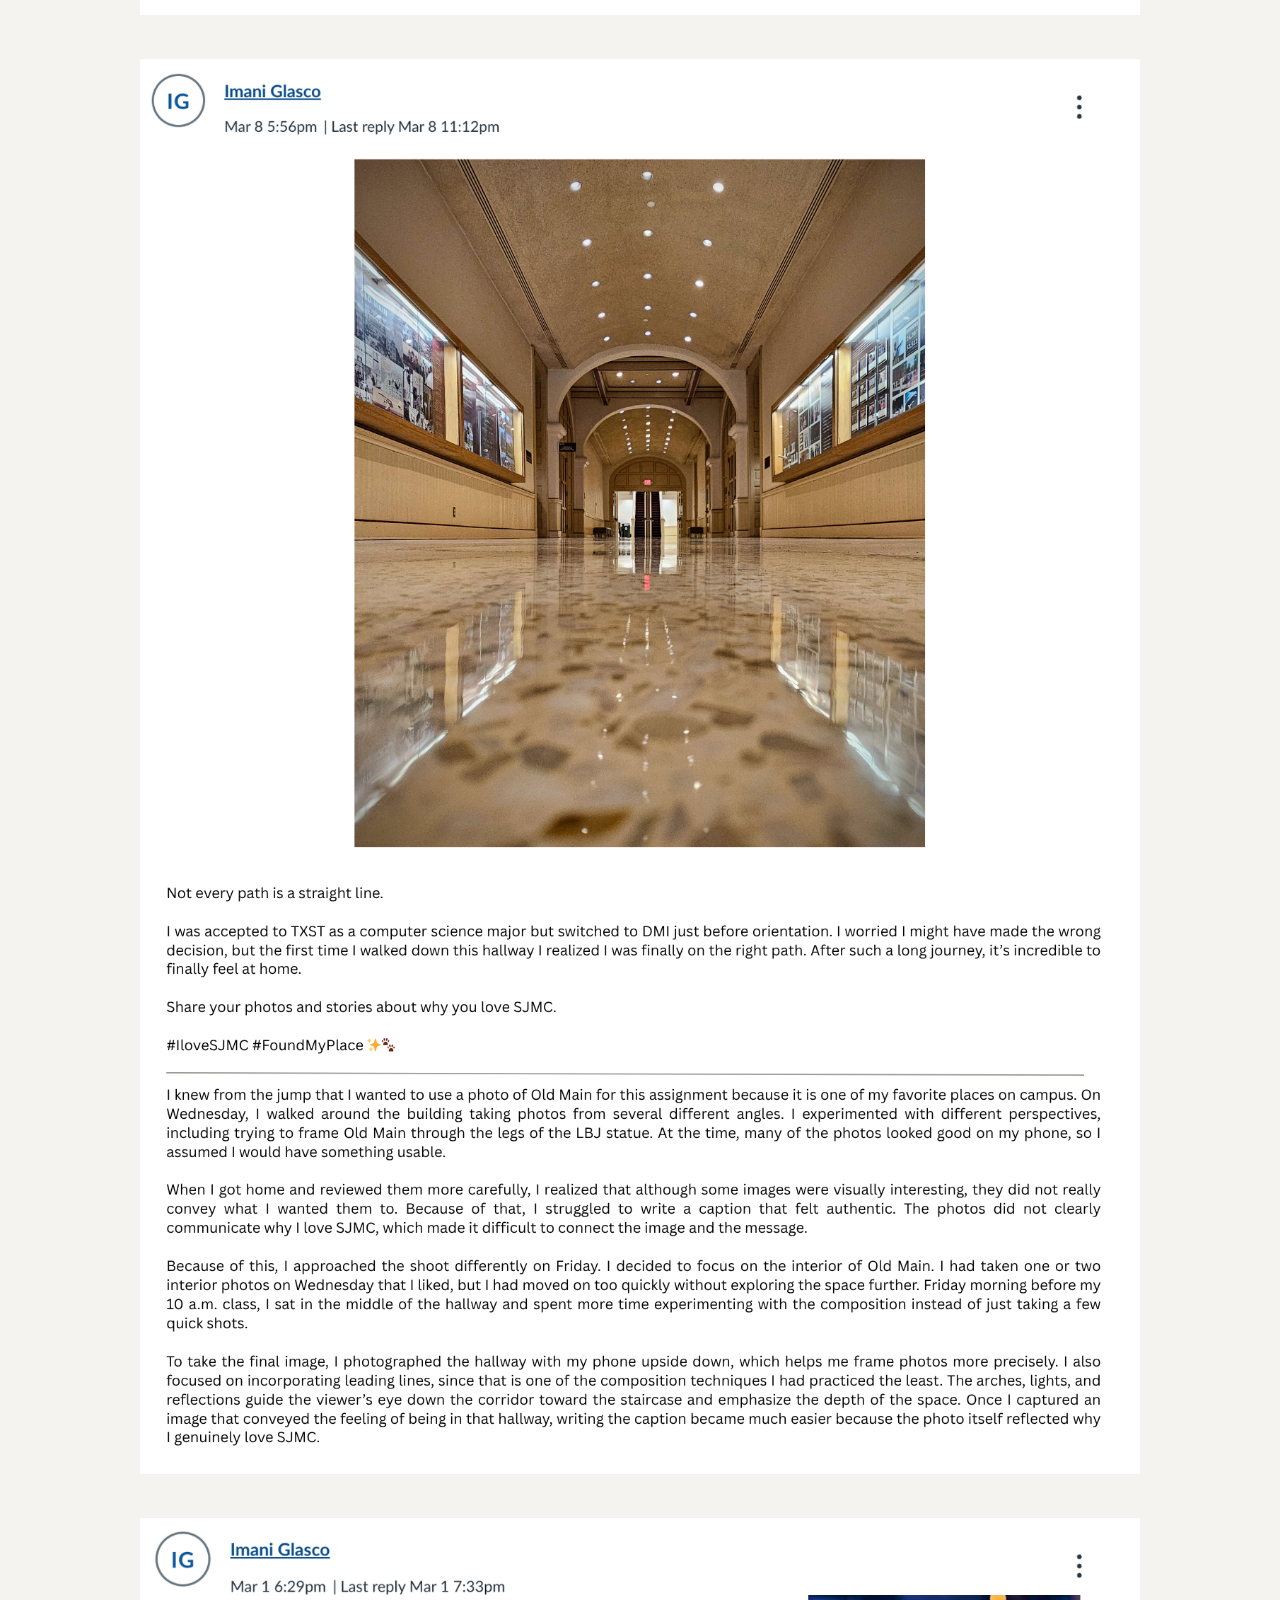
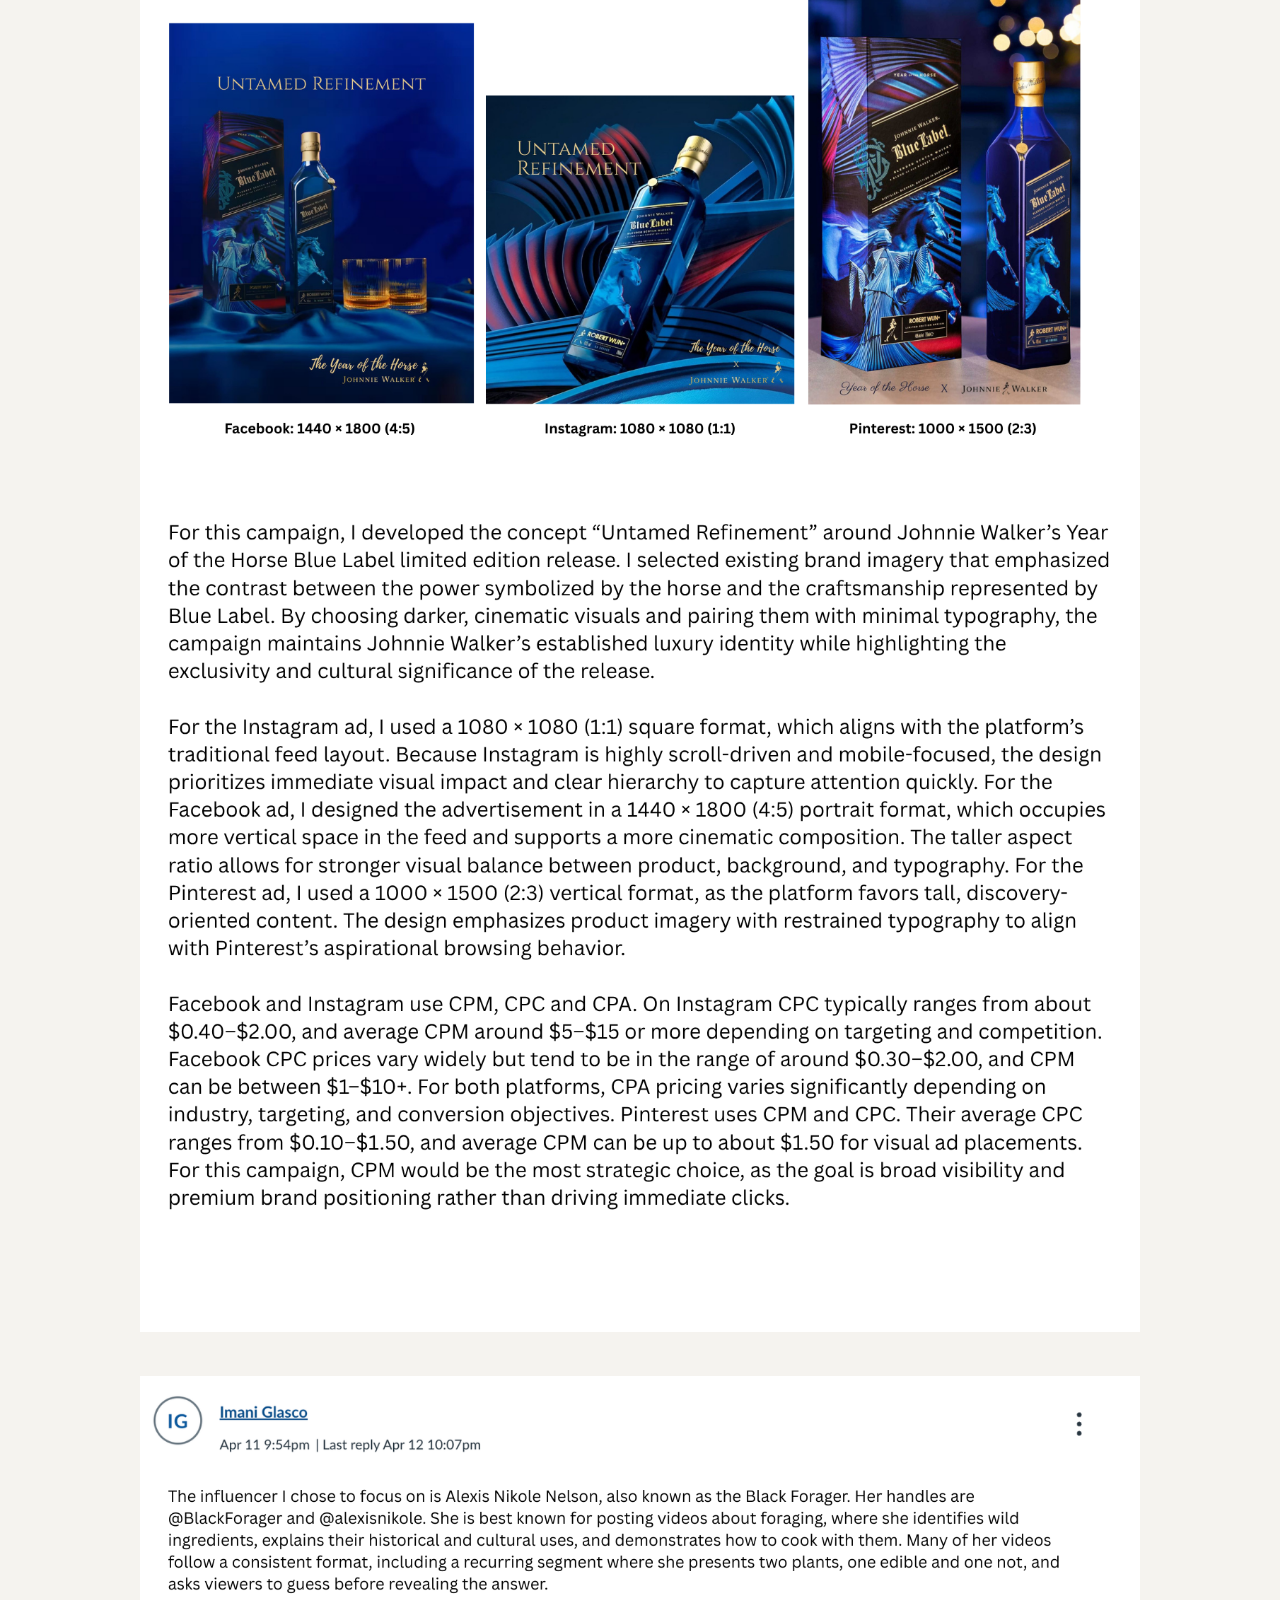
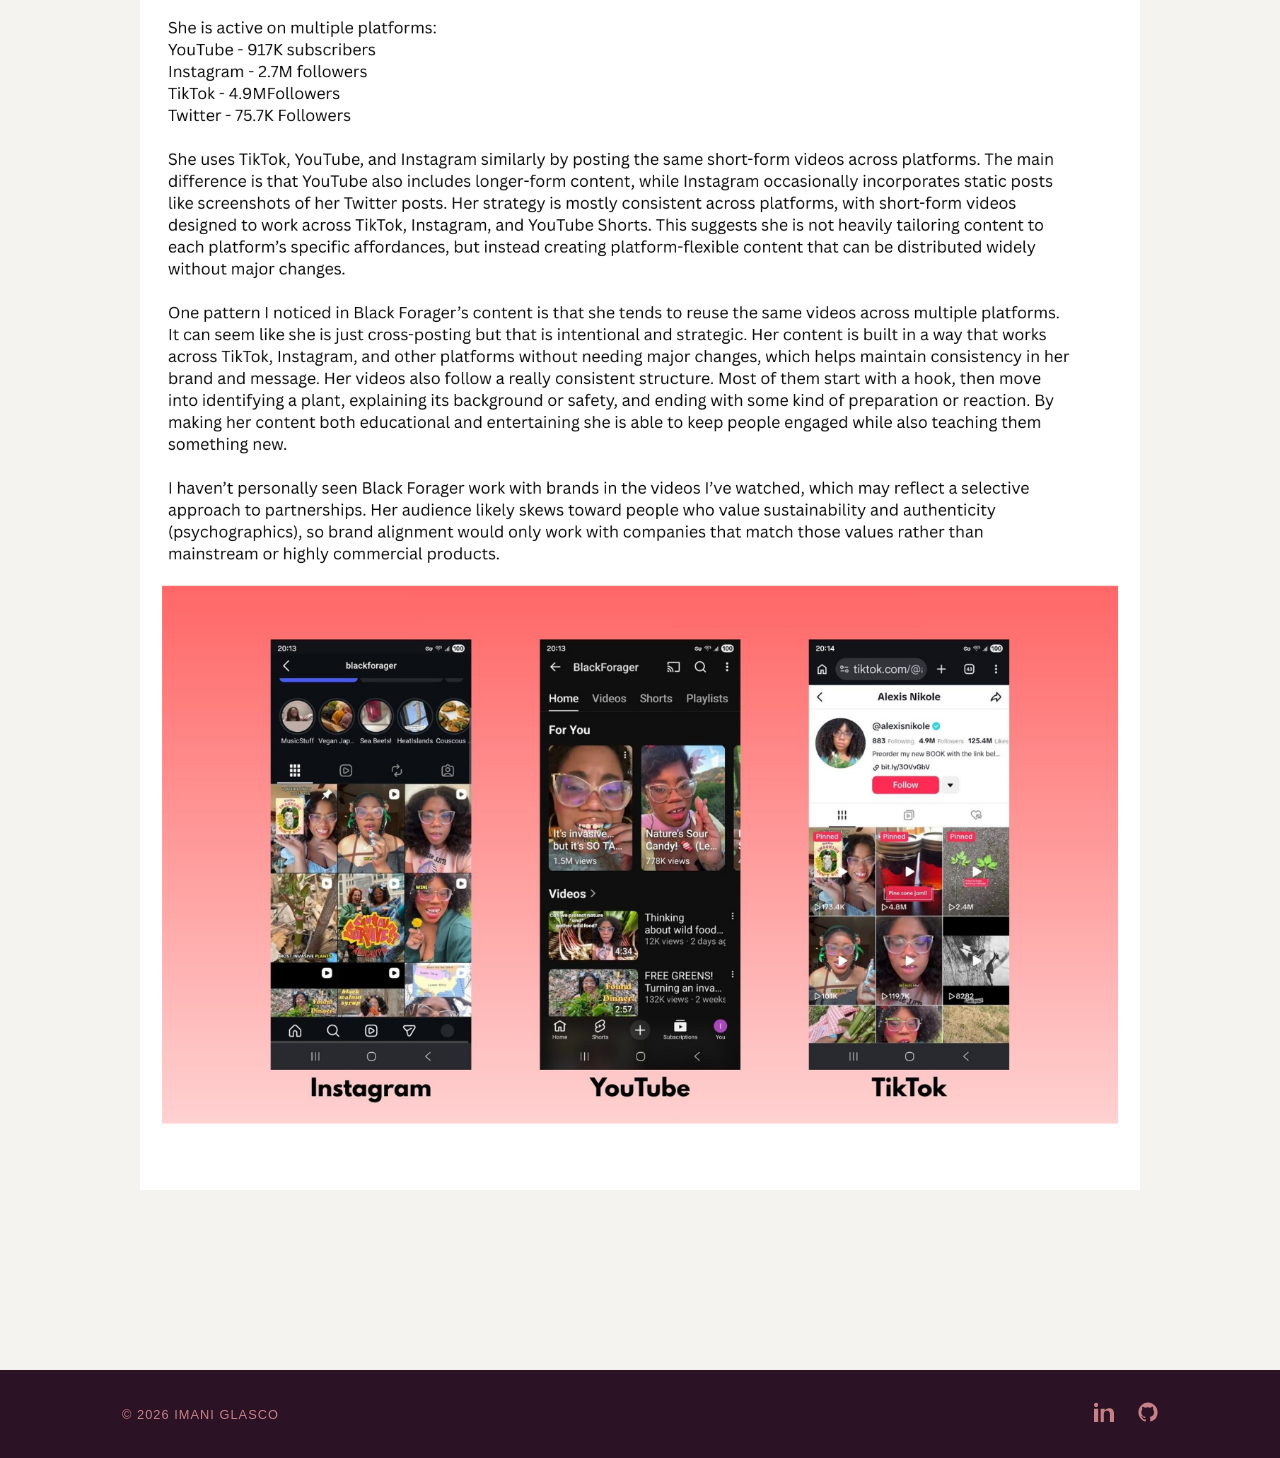
<file: sm-discussion.html>
<!DOCTYPE html>
<html lang="en">
<head>
    <meta charset="UTF-8" />
    <meta name="viewport" content="width=device-width, initial-scale=1.0" />
    <title>Discussion Posts | Imani Glasco</title>
    <link rel="stylesheet" href="styles.css" />
</head>
<body>
    <header class="site-header">
        <nav class="site-nav">
            <a href="about.html" class="site-name">Imani Glasco</a>
            <ul class="nav-links">
                <li><a href="about.html">About</a></li>
                <li class="dropdown current-section">
                    <a href="projects.html">Portfolio</a>
                    <ul class="dropdown-menu">
                        <li class="dropdown-sub">
                            <a href="fdom.html">Digital and Online Media</a>
                            <ul class="dropdown-submenu">
                                <li><a href="https://cqt3xf.csb.app/" target="_blank" rel="noopener">HTML Assignment</a></li>
                                <li><a href="https://playingdndwithjesse.wordpress.com/" target="_blank" rel="noopener">WordPress Project</a></li>
                                <li><a href="https://www.figma.com/proto/mgsJdXx45Pw0bSkqAxG0VA/InFlow-app-assignment?node-id=1-3&p=f&t=bpbw8d2anynjdHWO-1&scaling=scale-down&content-scaling=fixed&page-id=0%3A1&starting-point-node-id=1%3A3" target="_blank" rel="noopener">Inflow App Prototype</a></li>
                            </ul>
                        </li>

                <li class="dropdown-sub">
                    <a href="social-media.html">Social Media Analytics</a>
                        <ul class="dropdown-submenu">
                            <li><a href="sm-analytics.html">Analytics Report</a></li>
                            <li><a href="sm-content.html">Group Content</a></li>
                            <li><a href="sm-show.html">Social Media Show</a></li>
                            <li><a href="sm-discussion.html" aria-current="page">Discussion Posts</a></li>
                        </ul>
                </li>

                <li class="dropdown-sub">
                    <a href="media-design.html">Media Design</a>
                        <ul class="dropdown-submenu">
                            <li><a href="images/GlascoP3Magazine.pdf" target="_blank" rel="noopener">Magazine Prototype</a></li>
                            <li><a href="images/GlascoP2Newsletter.pdf" target="_blank" rel="noopener">Miscellaneous Rentals Newsletter</a></li>
                            <li><a href="images/Typography project.pdf" target="_blank" rel="noopener">Typography and Grid Work</a></li>
                        </ul>
                    </li>
                </ul>
        </li>

                <li><a href="resume.html">Resume</a></li>
                <li><a href="contact.html">Contact</a></li>
            </ul>
        </nav>
    </header>

<main class="page-content sm-discussions-page">
    <header class="page-hero">
        <h1>Discussion Posts</h1>
            <p>A selection of written discussion work from the course focused on social media theory, influencer culture, and digital communication.
            </p>
    </header>

<section class="content-section">
    <div class="resume-image-wrap">
        <div>
            <img src="images/Discussion Posts/1.png" class="resume-image" alt="Discussion post 1">
        </div>

        <div>
            <img src="images/Discussion Posts/2.png" class="resume-image" alt="Discussion post 2">
        </div>

        <div>
            <img src="images/Discussion Posts/3.png" class="resume-image" alt="Discussion post 3">
        </div>

        <div>
            <img src="images/Discussion Posts/4.png" class="resume-image" alt="Discussion post 4">
        </div>

        <div>
            <img src="images/Discussion Posts/5.png" class="resume-image" alt="Discussion post 5">
        </div>
    </div>
    </section>
  </main>

  <footer class="site-footer">
    <div class="footer-inner">
      <p class="footer-copy">© <span id="year"></span> Imani Glasco</p>
      <ul class="footer-links">
        <li>
          <a
            href="https://www.linkedin.com/in/imani-glasco-46812493/"
            target="_blank"
            rel="noopener"
            aria-label="LinkedIn"
            class="social-link"
          >
            <svg viewBox="0 0 24 24" aria-hidden="true">
              <path d="M4.98 3.5C4.98 4.88 3.88 6 2.5 6S0 4.88 0 3.5 1.12 1 2.5 1 4.98 2.12 4.98 3.5zM0 8h5v16H0zM8 8h4.8v2.2h.1c.7-1.3 2.4-2.7 5-2.7 5.3 0 6.2 3.5 6.2 8v8.5h-5V16c0-2.4 0-5.5-3.4-5.5-3.4 0-3.9 2.6-3.9 5.3v8.7H8z"/>
            </svg>
          </a>
        </li>

        <li>
          <a
            href="https://github.com/iglasco"
            target="_blank"
            rel="noopener"
            aria-label="GitHub"
            class="social-link"
          >
            <svg viewBox="0 0 24 24" aria-hidden="true">
              <path d="M12 .5C5.7.5.5 5.8.5 12.3c0 5.2 3.4 9.6 8.1 11.2.6.1.8-.3.8-.6v-2.1c-3.3.7-4-1.6-4-1.6-.5-1.3-1.3-1.7-1.3-1.7-1-.7.1-.7.1-.7 1.1.1 1.7 1.2 1.7 1.2 1 .1.7 1.7 2.7 1.2.1-.7.4-1.2.7-1.5-2.6-.3-5.3-1.3-5.3-5.8 0-1.3.5-2.4 1.2-3.2-.1-.3-.5-1.5.1-3.1 0 0 1-.3 3.3 1.2a11.4 11.4 0 0 1 6 0c2.3-1.5 3.3-1.2 3.3-1.2.6 1.6.2 2.8.1 3.1.8.8 1.2 1.9 1.2 3.2 0 4.5-2.7 5.5-5.3 5.8.4.3.8 1 .8 2.1v3.1c0 .3.2.7.8.6a11.8 11.8 0 0 0 8.1-11.2C23.5 5.8 18.3.5 12 .5z"/>
            </svg>
          </a>
        </li>
      </ul>
    </div>
  </footer>

  <script>
    document.getElementById("year").textContent = new Date().getFullYear();
  </script>
</body>
</html>
</file>
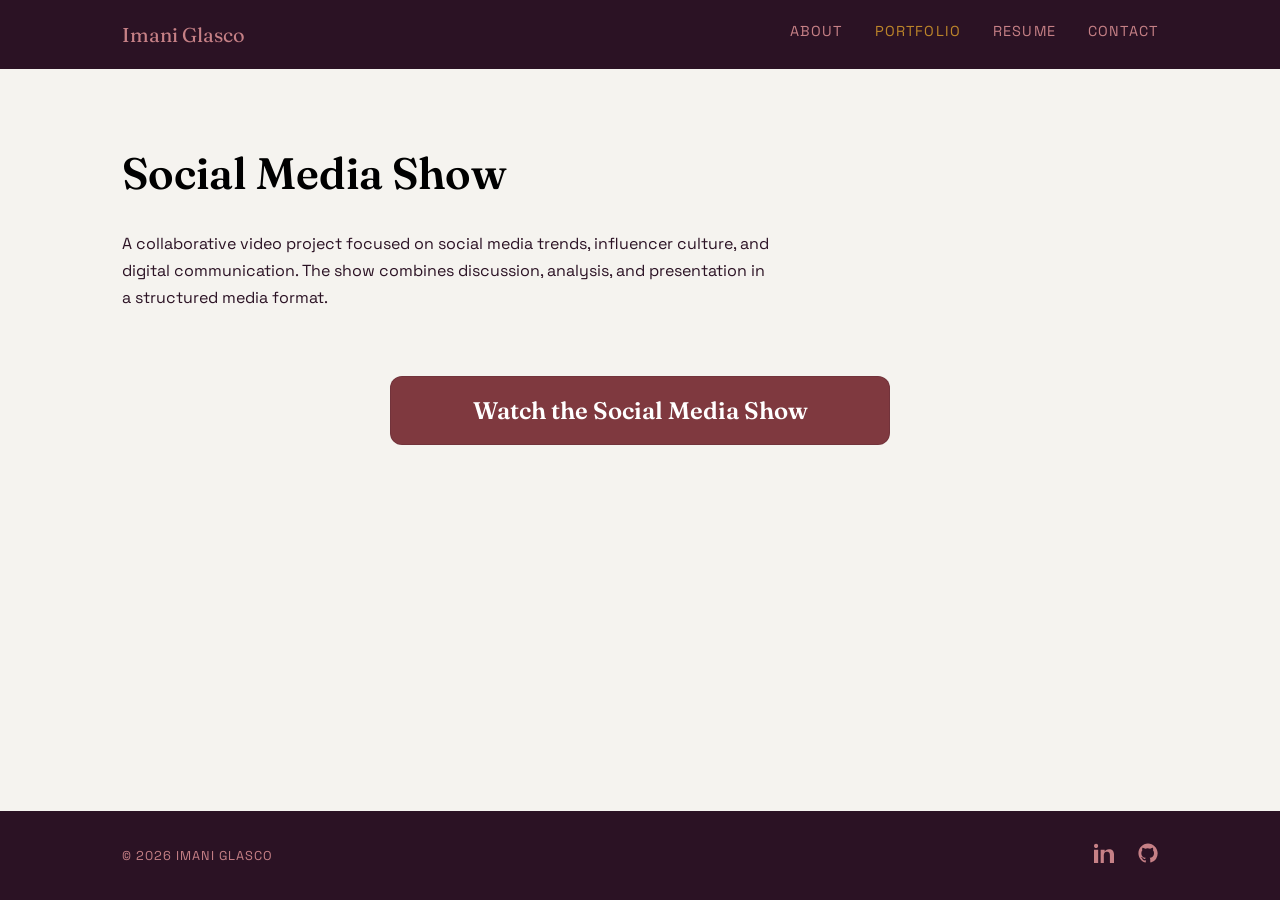
<file: sm-show.html>
<!DOCTYPE html>
<html lang="en">
<head>
  <meta charset="UTF-8" />
  <meta name="viewport" content="width=device-width, initial-scale=1.0" />
  <title>Social Media Show | Imani Glasco</title>
  <link rel="stylesheet" href="styles.css"/>
  <link href="https://fonts.googleapis.com/css2?family=Fraunces:wght@400;600&family=Space+Grotesk:wght@300;400;500&display=swap" rel="stylesheet">
</head>
<body>
    <header class="site-header">
      <nav class="site-nav">
        <a href="about.html" class="site-name">Imani Glasco</a>

        <ul class="nav-links">
          <li><a href="about.html">About</a></li>

          <li class="dropdown current-section">
            <a href="projects.html" aria-current="page">Portfolio</a>
            <ul class="dropdown-menu">
              <li class="dropdown-sub">
                <a href="fdom.html">Digital and Online Media</a>
                <ul class="dropdown-submenu">
                  <li><a href="https://cqt3xf.csb.app/" target="_blank" rel="noopener">HTML Assignment</a></li>
                  <li><a href="https://playingdndwithjesse.wordpress.com/" target="_blank" rel="noopener">WordPress Project</a></li>
                  <li><a href="https://www.figma.com/proto/mgsJdXx45Pw0bSkqAxG0VA/InFlow-app-assignment?node-id=1-3&p=f&t=bpbw8d2anynjdHWO-1&scaling=scale-down&content-scaling=fixed&page-id=0%3A1&starting-point-node-id=1%3A3" target="_blank" rel="noopener">Inflow App Prototype</a></li>
                </ul>
              </li>

              <li class="dropdown-sub">
                <a href="social-media.html">Social Media Analytics</a>
                <ul class="dropdown-submenu">
                  <li><a href="sm-analytics.html">Analytics Report</a></li>
                  <li><a href="sm-content.html">Group Content</a></li>
                  <li><a href="sm-show.html">Social Media Show</a></li>
                  <li><a href="sm-discussion.html">Discussion Posts</a></li>
                </ul>
              </li>

              <li class="dropdown-sub">
                <a href="media-design.html">Media Design</a>
                <ul class="dropdown-submenu">
                  <li><a href="images/GlascoP3Magazine.pdf" target="_blank" rel="noopener">Magazine Prototype</a></li>
                  <li><a href="images/GlascoP2Newsletter.pdf" target="_blank" rel="noopener">Miscellaneous Rentals Newsletter</a></li>
                  <li><a href="images/Typography project.pdf" target="_blank" rel="noopener">Typography and Grid Work</a></li>
                </ul>
              </li>
            </ul>
          </li>

          <li><a href="resume.html">Resume</a></li>
          <li><a href="contact.html">Contact</a></li>
        </ul>
      </nav>
    </header>

  <main class="page-content sm-show-page">
    <header class="page-hero">
      <h1>Social Media Show</h1>
      <p>
        A collaborative video project focused on social media trends, influencer culture, and digital communication. The show combines discussion, analysis, and presentation in a structured media format.
      </p>
    </header>

    <section class="content-section">

    <div class="card-grid project-card-grid">
        <a href="https://www.youtube.com/watch?v=O0t64z3Pu74" target="_blank" rel="noopener" class="class-card project-item-card">
        <h3>Watch the Social Media Show</h3>
        </a>
    </div>
    </section>
  </main>

  <footer class="site-footer">
    <div class="footer-inner">
      <p class="footer-copy">© <span id="year"></span> Imani Glasco</p>
      <ul class="footer-links">
        <li>
          <a href="https://www.linkedin.com/in/imani-glasco-46812493/" target="_blank" rel="noopener" class="social-link">
            <svg viewBox="0 0 24 24"><path d="M4.98 3.5C4.98 4.88 3.88 6 2.5 6S0 4.88 0 3.5 1.12 1 2.5 1 4.98 2.12 4.98 3.5zM0 8h5v16H0zM8 8h4.8v2.2h.1c.7-1.3 2.4-2.7 5-2.7 5.3 0 6.2 3.5 6.2 8v8.5h-5V16c0-2.4 0-5.5-3.4-5.5-3.4 0-3.9 2.6-3.9 5.3v8.7H8z"/></svg>
          </a>
        </li>
        <li>
          <a href="https://github.com/iglasco" target="_blank" rel="noopener" class="social-link">
            <svg viewBox="0 0 24 24"><path d="M12 .5C5.7.5.5 5.8.5 12.3c0 5.2 3.4 9.6 8.1 11.2.6.1.8-.3.8-.6v-2.1c-3.3.7-4-1.6-4-1.6-.5-1.3-1.3-1.7-1.3-1.7-1-.7.1-.7.1-.7 1.1.1 1.7 1.2 1.7 1.2 1 .1.7 1.7 2.7 1.2.1-.7.4-1.2.7-1.5-2.6-.3-5.3-1.3-5.3-5.8 0-1.3.5-2.4 1.2-3.2-.1-.3-.5-1.5.1-3.1 0 0 1-.3 3.3 1.2a11.4 11.4 0 0 1 6 0c2.3-1.5 3.3-1.2 3.3-1.2.6 1.6.2 2.8.1 3.1.8.8 1.2 1.9 1.2 3.2 0 4.5-2.7 5.5-5.3 5.8.4.3.8 1 .8 2.1v3.1c0 .3.2.7.8.6a11.8 11.8 0 0 0 8.1-11.2C23.5 5.8 18.3.5 12 .5z"/></svg>
          </a>
        </li>
      </ul>
    </div>
  </footer>

  <script>
    document.getElementById("year").textContent = new Date().getFullYear();
  </script>
</body>
</html>
</file>
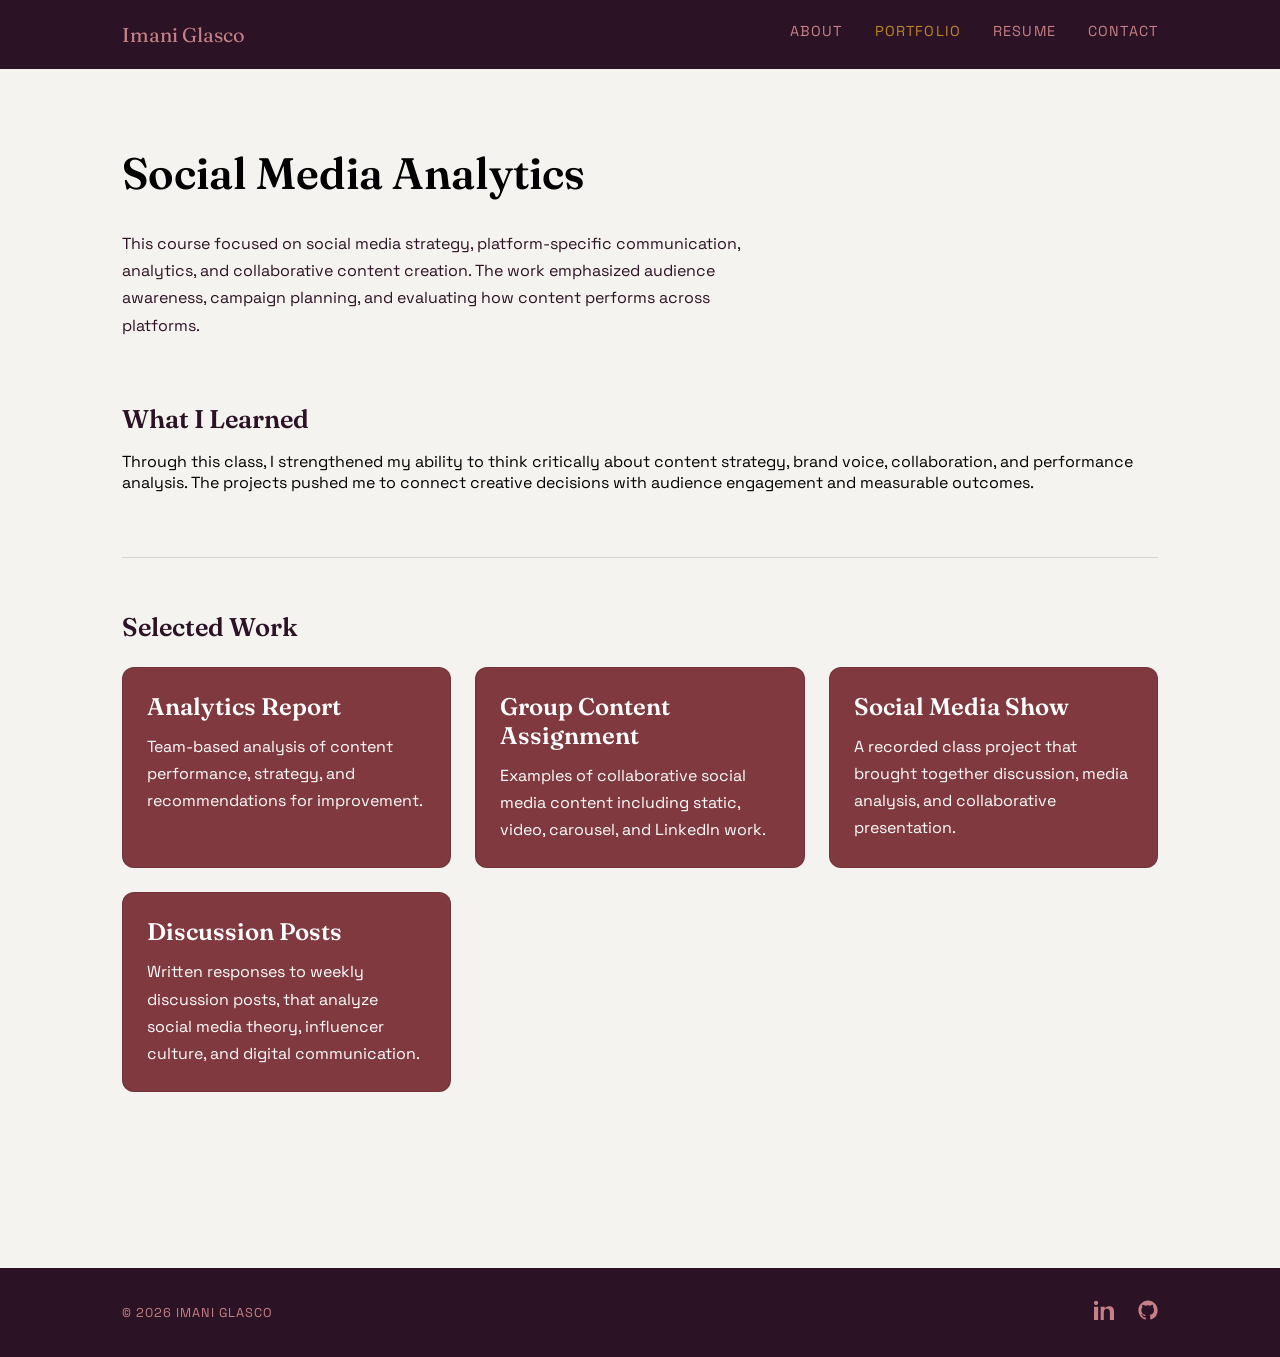
<file: social-media.html>
<!DOCTYPE html>
<html lang="en">
<head>
  <meta charset="UTF-8" />
  <meta name="viewport" content="width=device-width, initial-scale=1.0" />
  <title>Social Media Analytics | Imani Glasco</title>
  <link rel="stylesheet" href="styles.css"/>
  <link href="https://fonts.googleapis.com/css2?family=Fraunces:wght@400;600&family=Space+Grotesk:wght@300;400;500&display=swap" rel="stylesheet">
</head>
<body>
    <header class="site-header">
      <nav class="site-nav">
        <a href="about.html" class="site-name">Imani Glasco</a>

        <ul class="nav-links">
          <li><a href="about.html">About</a></li>

          <li class="dropdown current-section">
            <a href="projects.html" aria-current="page">Portfolio</a>
            <ul class="dropdown-menu">
              <li class="dropdown-sub">
                <a href="fdom.html">Digital and Online Media</a>
                <ul class="dropdown-submenu">
                  <li><a href="https://cqt3xf.csb.app/" target="_blank" rel="noopener">HTML Assignment</a></li>
                  <li><a href="https://playingdndwithjesse.wordpress.com/" target="_blank" rel="noopener">WordPress Project</a></li>
                  <li><a href="https://www.figma.com/proto/mgsJdXx45Pw0bSkqAxG0VA/InFlow-app-assignment?node-id=1-3&p=f&t=bpbw8d2anynjdHWO-1&scaling=scale-down&content-scaling=fixed&page-id=0%3A1&starting-point-node-id=1%3A3" target="_blank" rel="noopener">Inflow App Prototype</a></li>
                </ul>
              </li>

              <li class="dropdown-sub">
                <a href="social-media.html">Social Media Analytics</a>
                <ul class="dropdown-submenu">
                  <li><a href="sm-analytics.html">Analytics Report</a></li>
                  <li><a href="sm-content.html">Group Content</a></li>
                  <li><a href="sm-show.html">Social Media Show</a></li>
                  <li><a href="sm-discussion.html">Discussion Posts</a></li>
                </ul>
              </li>

              <li class="dropdown-sub">
                <a href="media-design.html">Media Design</a>
                <ul class="dropdown-submenu">
                  <li><a href="images/GlascoP3Magazine.pdf" target="_blank" rel="noopener">Magazine Prototype</a></li>
                  <li><a href="images/GlascoP2Newsletter.pdf" target="_blank" rel="noopener">Miscellaneous Rentals Newsletter</a></li>
                  <li><a href="images/Typography project.pdf" target="_blank" rel="noopener">Typography and Grid Work</a></li>
                </ul>
              </li>
            </ul>
          </li>

          <li><a href="resume.html">Resume</a></li>
          <li><a href="contact.html">Contact</a></li>
        </ul>
      </nav>
    </header>

  <main class="page-content portfolio-section-page">
    <header class="page-hero">
    <h1>Social Media Analytics</h1>
    <p>
      This course focused on social media strategy, platform-specific communication, analytics,
      and collaborative content creation. The work emphasized audience awareness, campaign
      planning, and evaluating how content performs across platforms.
    </p>
  </header>

    <section class="content-section">
      <div class="text-block">
        <h2>What I Learned</h2>
        <p>
          Through this class, I strengthened my ability to think critically about content strategy,
          brand voice, collaboration, and performance analysis. The projects pushed me to connect
          creative decisions with audience engagement and measurable outcomes.
        </p>
      </div>
    </section>

    <section class="content-section">
    <h2>Selected Work</h2>

    <div class="card-grid">
        <a href="sm-analytics.html" class="class-card project-item-card">
        <h3>Analytics Report</h3>
        <p>Team-based analysis of content performance, strategy, and recommendations for improvement.</p>
        </a>

        <a href="sm-content.html" class="class-card project-item-card">
        <h3>Group Content Assignment</h3>
        <p>Examples of collaborative social media content including static, video, carousel, and LinkedIn work.</p>
        </a>

        <a href="sm-show.html" class="class-card project-item-card">
        <h3>Social Media Show</h3>
        <p>A recorded class project that brought together discussion, media analysis, and collaborative presentation.</p>
        </a>

        <a href="sm-discussion.html" class="class-card project-item-card">
        <h3>Discussion Posts</h3>
        <p>Written responses to weekly discussion posts, that analyze social media theory, influencer culture, and digital communication.</p>
        </a>
    </div>
    </section>
  </main>

    <footer class="site-footer">
      <div class="footer-inner">
        <p class="footer-copy">© <span id="year"></span> Imani Glasco</p>
        <ul class="footer-links">
            <li>
              <a
                href="https://www.linkedin.com/in/imani-glasco-46812493/"
                target="_blank"
                rel="noopener"
                aria-label="LinkedIn"
                class="social-link"
              >
                <!-- LinkedIn icon -->
                <svg viewBox="0 0 24 24" aria-hidden="true">
                  <path d="M4.98 3.5C4.98 4.88 3.88 6 2.5 6S0 4.88 0 3.5 1.12 1 2.5 1 4.98 2.12 4.98 3.5zM0 8h5v16H0zM8 8h4.8v2.2h.1c.7-1.3 2.4-2.7 5-2.7 5.3 0 6.2 3.5 6.2 8v8.5h-5V16c0-2.4 0-5.5-3.4-5.5-3.4 0-3.9 2.6-3.9 5.3v8.7H8z"/>
                </svg>
              </a>
            </li>
          
            <li>
              <a
                href="https://github.com/iglasco"
                target="_blank"
                rel="noopener"
                aria-label="GitHub"
                class="social-link"
              >
                <!-- GitHub icon -->
                <svg viewBox="0 0 24 24" aria-hidden="true">
                  <path d="M12 .5C5.7.5.5 5.8.5 12.3c0 5.2 3.4 9.6 8.1 11.2.6.1.8-.3.8-.6v-2.1c-3.3.7-4-1.6-4-1.6-.5-1.3-1.3-1.7-1.3-1.7-1-.7.1-.7.1-.7 1.1.1 1.7 1.2 1.7 1.2 1 .1.7 1.7 2.7 1.2.1-.7.4-1.2.7-1.5-2.6-.3-5.3-1.3-5.3-5.8 0-1.3.5-2.4 1.2-3.2-.1-.3-.5-1.5.1-3.1 0 0 1-.3 3.3 1.2a11.4 11.4 0 0 1 6 0c2.3-1.5 3.3-1.2 3.3-1.2.6 1.6.2 2.8.1 3.1.8.8 1.2 1.9 1.2 3.2 0 4.5-2.7 5.5-5.3 5.8.4.3.8 1 .8 2.1v3.1c0 .3.2.7.8.6a11.8 11.8 0 0 0 8.1-11.2C23.5 5.8 18.3.5 12 .5z"/>
                </svg>
              </a>
            </li>
          </ul>
      </div>
    </footer>

    <script>
      document.getElementById("year").textContent = new Date().getFullYear();
    </script>
</body>
</html>
</file>
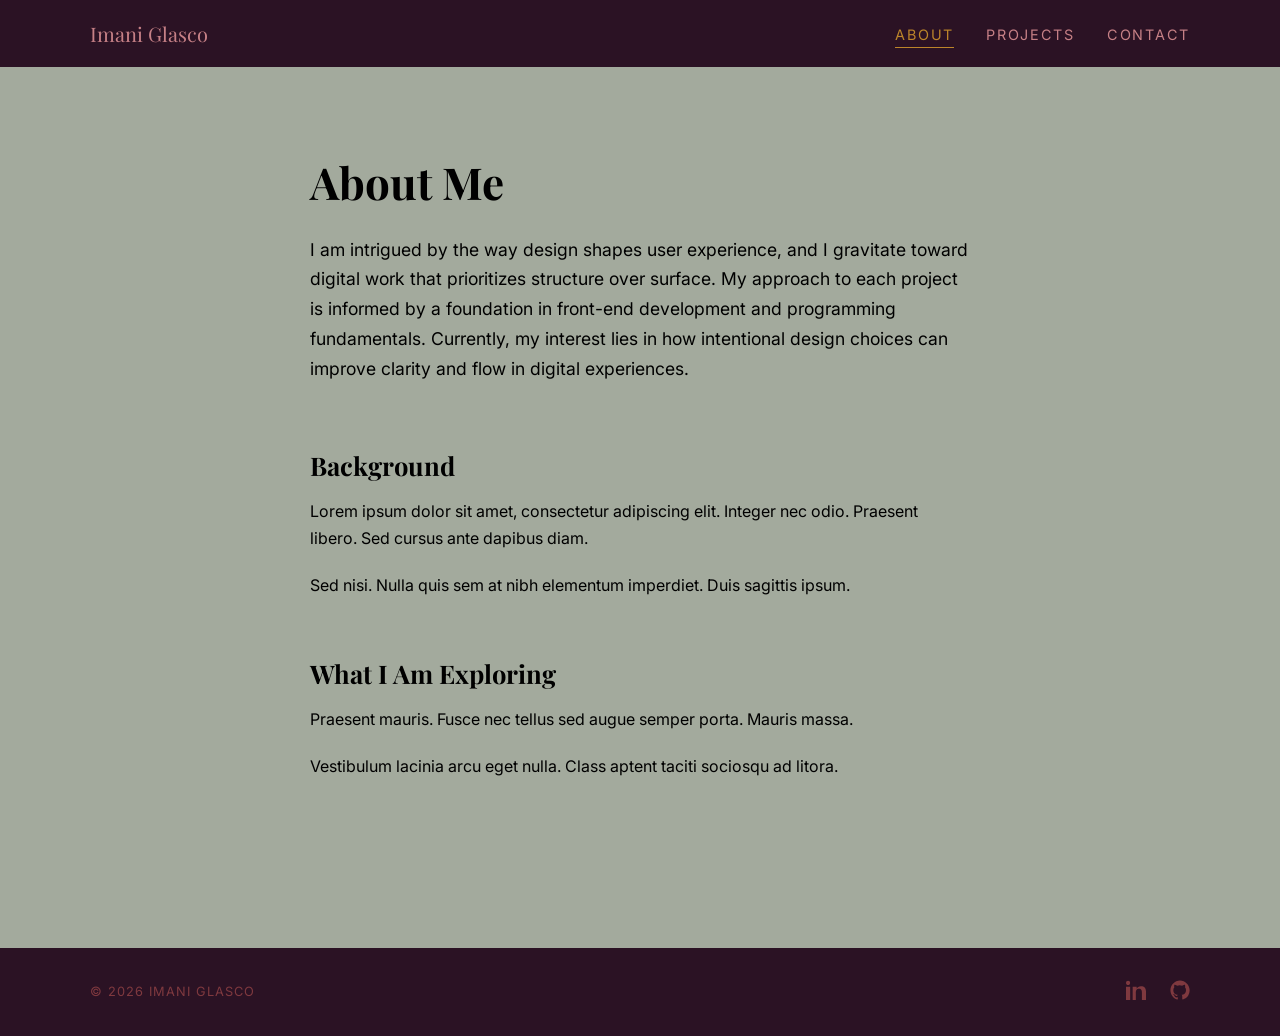
<file: UI:UX Portfolio/about.html>
<!DOCTYPE html>
<html lang="en">
<head>
    <meta charset="UTF-8" />
    <title>About Me</title>
    <link rel="stylesheet" href="styles.css" />
    <link rel="preconnect" href="https://fonts.googleapis.com">
    <link rel="preconnect" href="https://fonts.gstatic.com" crossorigin>

    <link href="https://fonts.googleapis.com/css2?family=Playfair+Display:ital,wght@0,600;0,700;1,600&family=Inter:wght@300;400;500;600&display=swap" rel="stylesheet">
</head>
<body>
  <header class="site-header">
    <nav class="site-nav" aria-label="Primary">
      <a class="site-name" href="about.html">Imani Glasco</a>
  
      <ul class="nav-links">
        <li><a href="about.html" aria-current="page">About</a></li>
        <li><a href="projects.html">Projects</a></li>
        <li><a href="contact.html">Contact</a></li>
      </ul>
    </nav>
  </header>

  <main class="page">
    <article class="about">
      <header class="about-header">
        <h1>About Me</h1>
        <p class="about-intro">
         I am intrigued by the way design shapes user experience, and I gravitate toward digital work that prioritizes structure over surface. My approach to each project is informed by a foundation in front-end development and programming fundamentals. Currently, my interest lies in how intentional design choices can improve clarity and flow in digital experiences.
        </p>
      </header>

      <section class="about-section">
        <h2>Background</h2>
        <p>
          Lorem ipsum dolor sit amet, consectetur adipiscing elit. Integer nec odio.
          Praesent libero. Sed cursus ante dapibus diam.
        </p>
        <p>
          Sed nisi. Nulla quis sem at nibh elementum imperdiet. Duis sagittis ipsum.
        </p>
      </section>

      <section class="about-section">
        <h2>What I Am Exploring</h2>
        <p>
          Praesent mauris. Fusce nec tellus sed augue semper porta. Mauris massa.
        </p>
        <p>
          Vestibulum lacinia arcu eget nulla. Class aptent taciti sociosqu ad litora.
        </p>
      </section>
    </article>
  </main>
  
  <footer class="site-footer">
    <div class="footer-inner">
      <p class="footer-copy">
        © <span id="year"></span> Imani Glasco
      </p>
  
      <ul class="footer-links">
        <li>
          <a
            href="https://www.linkedin.com/in/imani-glasco-46812493/"
            target="_blank"
            rel="noopener"
            aria-label="LinkedIn"
            class="social-link"
          >
            <!-- LinkedIn icon -->
            <svg viewBox="0 0 24 24" aria-hidden="true">
              <path d="M4.98 3.5C4.98 4.88 3.88 6 2.5 6S0 4.88 0 3.5 1.12 1 2.5 1 4.98 2.12 4.98 3.5zM0 8h5v16H0zM8 8h4.8v2.2h.1c.7-1.3 2.4-2.7 5-2.7 5.3 0 6.2 3.5 6.2 8v8.5h-5V16c0-2.4 0-5.5-3.4-5.5-3.4 0-3.9 2.6-3.9 5.3v8.7H8z"/>
            </svg>
          </a>
        </li>
      
        <li>
          <a
            href="https://github.com/iglasco"
            target="_blank"
            rel="noopener"
            aria-label="GitHub"
            class="social-link"
          >
            <!-- GitHub icon -->
            <svg viewBox="0 0 24 24" aria-hidden="true">
              <path d="M12 .5C5.7.5.5 5.8.5 12.3c0 5.2 3.4 9.6 8.1 11.2.6.1.8-.3.8-.6v-2.1c-3.3.7-4-1.6-4-1.6-.5-1.3-1.3-1.7-1.3-1.7-1-.7.1-.7.1-.7 1.1.1 1.7 1.2 1.7 1.2 1 .1.7 1.7 2.7 1.2.1-.7.4-1.2.7-1.5-2.6-.3-5.3-1.3-5.3-5.8 0-1.3.5-2.4 1.2-3.2-.1-.3-.5-1.5.1-3.1 0 0 1-.3 3.3 1.2a11.4 11.4 0 0 1 6 0c2.3-1.5 3.3-1.2 3.3-1.2.6 1.6.2 2.8.1 3.1.8.8 1.2 1.9 1.2 3.2 0 4.5-2.7 5.5-5.3 5.8.4.3.8 1 .8 2.1v3.1c0 .3.2.7.8.6a11.8 11.8 0 0 0 8.1-11.2C23.5 5.8 18.3.5 12 .5z"/>
            </svg>
          </a>
        </li>
      </ul>

    </div>
  </footer>


  <script>
    document.getElementById("year").textContent = new Date().getFullYear();
  </script>
</body>
</html>
</file>
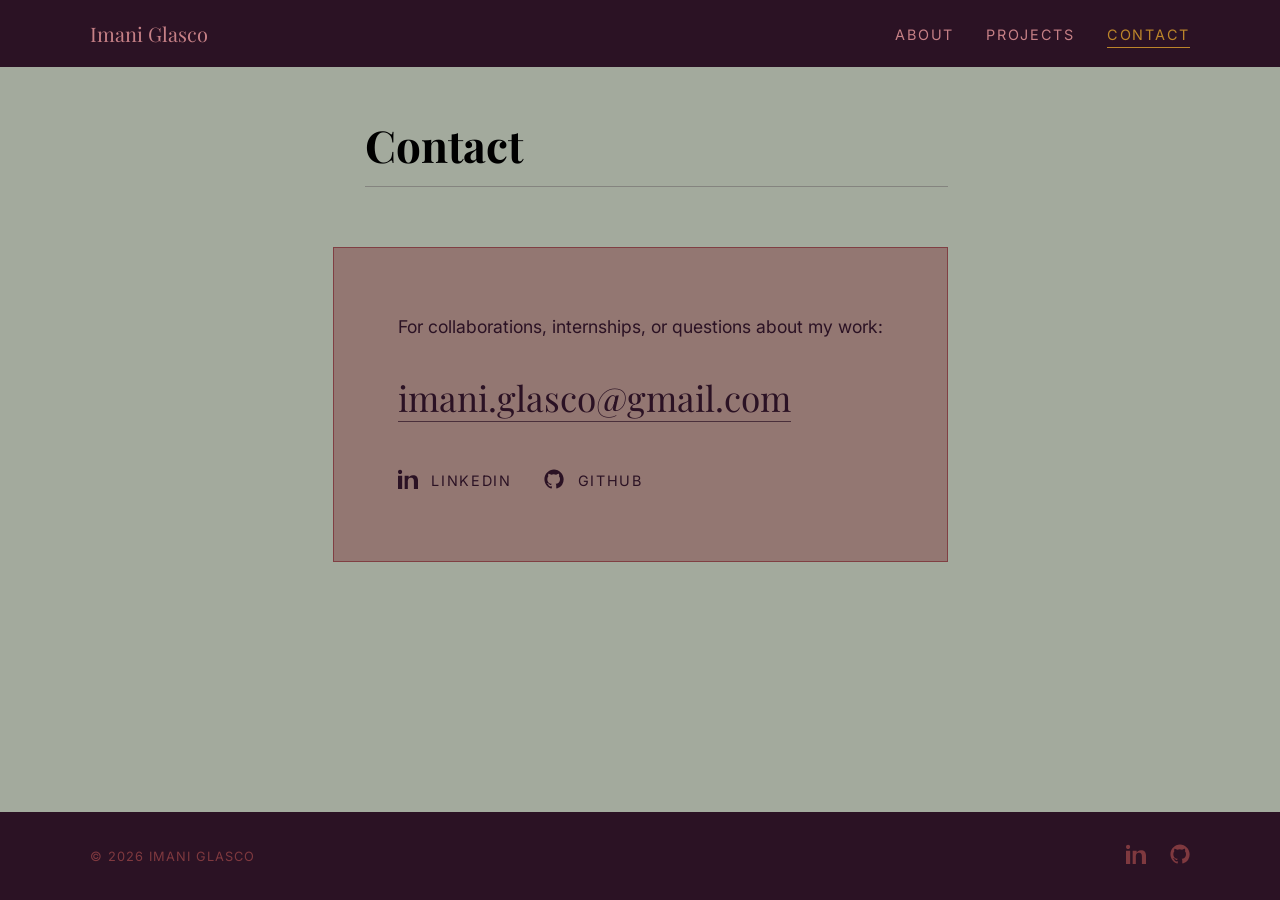
<file: UI:UX Portfolio/contact.html>
<!DOCTYPE html>
<html lang="en">
<head>
    <meta charset="UTF-8" />
    <title>Contact Me</title>
    <link rel="stylesheet" href="styles.css" />
    <link rel="preconnect" href="https://fonts.googleapis.com">
    <link rel="preconnect" href="https://fonts.gstatic.com" crossorigin>

    <link href="https://fonts.googleapis.com/css2?family=Playfair+Display:ital,wght@0,600;0,700;1,600&family=Inter:wght@300;400;500;600&display=swap" rel="stylesheet">
</head>
<body>
    <header class="site-header">
      <nav class="site-nav" aria-label="Primary">
        <a class="site-name" href="about.html">Imani Glasco</a>
        <ul class="nav-links">
          <li><a href="about.html">About</a></li>
          <li><a href="projects.html">Projects</a></li>
          <li><a href="contact.html" aria-current="page">Contact</a></li>
        </ul>
      </nav>
    </header>

    <main class="page">
        <section class="contact">
            <header class="page-header offset">
                <h1>Contact</h1>
              </header>
          <div class="contact-panel">
            <p class="contact-lead">
              For collaborations, internships, or questions about my work:
            </p>
      
            <p class="contact-email">
              <a
                class="contact-email-link"
                href="mailto:imani.glasco@gmail.com"
                target="_blank"
                rel="noopener"
              >
              imani.glasco@gmail.com
              </a>
            </p>
      
            <div class="contact-social">
              <a
                class="social-item"
                href="https://www.linkedin.com/in/imani-glasco-46812493/"
                target="_blank"
                rel="noopener"
              >
                <span class="social-icon" aria-hidden="true">
                  <svg viewBox="0 0 24 24">
                    <path d="M4.98 3.5C4.98 4.88 3.88 6 2.5 6S0 4.88 0 3.5 1.12 1 2.5 1 4.98 2.12 4.98 3.5zM0 8h5v16H0zM8 8h4.8v2.2h.1c.7-1.3 2.4-2.7 5-2.7 5.3 0 6.2 3.5 6.2 8v8.5h-5V16c0-2.4 0-5.5-3.4-5.5-3.4 0-3.9 2.6-3.9 5.3v8.7H8z"/>
                  </svg>
                </span>
                <span class="social-text">LinkedIn</span>
              </a>
      
              <a
                class="social-item"
                href="https://github.com/iglasco"
                target="_blank"
                rel="noopener"
              >
                <span class="social-icon" aria-hidden="true">
                  <svg viewBox="0 0 24 24">
                    <path d="M12 .5C5.7.5.5 5.8.5 12.3c0 5.2 3.4 9.6 8.1 11.2.6.1.8-.3.8-.6v-2.1c-3.3.7-4-1.6-4-1.6-.5-1.3-1.3-1.7-1.3-1.7-1-.7.1-.7.1-.7 1.1.1 1.7 1.2 1.7 1.2 1 .1.7 1.7 2.7 1.2.1-.7.4-1.2.7-1.5-2.6-.3-5.3-1.3-5.3-5.8 0-1.3.5-2.4 1.2-3.2-.1-.3-.5-1.5.1-3.1 0 0 1-.3 3.3 1.2a11.4 11.4 0 0 1 6 0c2.3-1.5 3.3-1.2 3.3-1.2.6 1.6.2 2.8.1 3.1.8.8 1.2 1.9 1.2 3.2 0 4.5-2.7 5.5-5.3 5.8.4.3.8 1 .8 2.1v3.1c0 .3.2.7.8.6a11.8 11.8 0 0 0 8.1-11.2C23.5 5.8 18.3.5 12 .5z"/>
                  </svg>
                </span>
                <span class="social-text">GitHub</span>
              </a>
            </div>
          </div>
        </section>
      </main>
  
    <footer class="site-footer">
      <div class="footer-inner">
        <p class="footer-copy">© <span id="year"></span> Imani Glasco</p>
        <ul class="footer-links">
            <li>
              <a
                href="https://www.linkedin.com/in/imani-glasco-46812493/"
                target="_blank"
                rel="noopener"
                aria-label="LinkedIn"
                class="social-link"
              >
                <!-- LinkedIn icon -->
                <svg viewBox="0 0 24 24" aria-hidden="true">
                  <path d="M4.98 3.5C4.98 4.88 3.88 6 2.5 6S0 4.88 0 3.5 1.12 1 2.5 1 4.98 2.12 4.98 3.5zM0 8h5v16H0zM8 8h4.8v2.2h.1c.7-1.3 2.4-2.7 5-2.7 5.3 0 6.2 3.5 6.2 8v8.5h-5V16c0-2.4 0-5.5-3.4-5.5-3.4 0-3.9 2.6-3.9 5.3v8.7H8z"/>
                </svg>
              </a>
            </li>
          
            <li>
              <a
                href="https://github.com/iglasco"
                target="_blank"
                rel="noopener"
                aria-label="GitHub"
                class="social-link"
              >
                <!-- GitHub icon -->
                <svg viewBox="0 0 24 24" aria-hidden="true">
                  <path d="M12 .5C5.7.5.5 5.8.5 12.3c0 5.2 3.4 9.6 8.1 11.2.6.1.8-.3.8-.6v-2.1c-3.3.7-4-1.6-4-1.6-.5-1.3-1.3-1.7-1.3-1.7-1-.7.1-.7.1-.7 1.1.1 1.7 1.2 1.7 1.2 1 .1.7 1.7 2.7 1.2.1-.7.4-1.2.7-1.5-2.6-.3-5.3-1.3-5.3-5.8 0-1.3.5-2.4 1.2-3.2-.1-.3-.5-1.5.1-3.1 0 0 1-.3 3.3 1.2a11.4 11.4 0 0 1 6 0c2.3-1.5 3.3-1.2 3.3-1.2.6 1.6.2 2.8.1 3.1.8.8 1.2 1.9 1.2 3.2 0 4.5-2.7 5.5-5.3 5.8.4.3.8 1 .8 2.1v3.1c0 .3.2.7.8.6a11.8 11.8 0 0 0 8.1-11.2C23.5 5.8 18.3.5 12 .5z"/>
                </svg>
              </a>
            </li>
          </ul>
      </div>
    </footer>
  
    <script>
      document.getElementById("year").textContent = new Date().getFullYear();
    </script>
  </body>
</html>
</file>
<file: styles.css>
:root {
    --color-anchor: #38010C;
    --color-structure: #2B1224;
    --color-secondary: #7F393F;

    --color-neutral: #7F8674;
    --color-page-bg: #F5F3EF;

    --color-soft: #C68086;
    --color-accent: #BC852A;

    --color-sage: #A3AA9D;

    --font-heading: "Fraunces", serif;
    --font-body: "Space Grotesk", sans-serif;
}

body {
    min-height: 100vh;
    display: flex;
    flex-direction: column;
    background-color: var(--color-page-bg);
    color: #000;
    font-family: var(--font-body);
    margin: 0;
}


h1, h2, h3, h4 {
    font-family: var(--font-heading);
    font-weight: 600;
}

* {
    box-sizing: border-box;
}

img,
iframe {
    max-width: 100%;
}

/* Splash page */

.splash {
    min-height: 100vh;
    background-color: var(--color-anchor);
    color: var(--color-soft);
    display: flex;
    align-items: center;
    justify-content: center;
}
.splash-content {
    text-align: center;
    display: flex;
    flex-direction: column;
    align-items: center;
    gap: 3rem;
}
.splash h1 {
    font-family: var(--font-heading);
    font-size: 3rem;
    margin: 0;
    font-weight: 600;
}

.enter-link {
    font-family: var(--font-body);
    text-decoration: none;
    font-size: 1.1rem;
    letter-spacing: 0.3em;
    text-transform: uppercase;
    color: var(--color-soft);
    padding-bottom: 0.5rem;
    border-bottom: 1px solid var(--color-soft);
}

.enter-link:hover {
    color: var(--color-accent);
    border-color: var(--color-accent);
}

.site-header {
    background-color: var(--color-structure);
}

/* Nav bar */

.site-nav {
    max-width: 1100px;
    margin: 0 auto;
    padding: 1.25rem 2rem;
    display: flex;
    align-items: center;
    justify-content: space-between;
}

.site-name {
    font-size: 1.25rem;
    text-decoration: none;
    color: var(--color-soft);
    font-family: var(--font-heading);
}

.nav-links {
    list-style: none;
    display: flex;
    gap: 2rem;
    margin: 0;
    padding: 0;
}

.nav-links a {
    font-family: var(--font-body);
    text-decoration: none;
    text-transform: uppercase;
    letter-spacing: 0.08em;
    font-size: 0.9rem;
    color: var(--color-soft);
}

.nav-links a:hover {
    color: var(--color-accent);
}

.page,
.page-content {
    flex: 1;
    width: 100%;
    max-width: 1100px;
    margin: 0 auto;
    padding: 3rem 2rem;
    box-sizing: border-box;
}

.text-block {
    max-width: none;
}

.nav-links a[aria-current="page"] {
    color: var(--color-accent);
}

.nav-links li {
    position: relative;
}

.dropdown-menu {
    display: none;
    position: absolute;
    top: 100%;
    left: 0;
    min-width: 220px;
    list-style: none;
    margin: 0;
    padding: 0.5rem 0;
    background-color: var(--color-structure);
    border: 1px solid rgba(255, 255, 255, 0.08);
    z-index: 1000;
}

.dropdown {
    padding-bottom: 0.5rem;
}

.dropdown-menu li {
    width: 100%;
}

.dropdown-menu a {
    display: block;
    padding: 0.75rem 1rem;
    text-transform: uppercase;
    letter-spacing: 0.12em;
    font-size: 0.8rem;
    color: var(--color-soft);
    white-space: nowrap;
}

.dropdown-menu a:hover {
    color: var(--color-accent);
    background-color: rgba(255, 255, 255, 0.04);
}

.dropdown:hover .dropdown-menu {
    display: block;
}

.dropdown-menu a[aria-current="page"] {
    color: var(--color-accent);
    background-color: rgba(255, 255, 255, 0.04);
}

.dropdown-sub {
    position: relative;
}

.dropdown-submenu {
    display: none;
    position: absolute;
    top: 0;
    left: 100%;
    min-width: 240px;
    list-style: none;
    margin: 0;
    padding: 0.5rem 0;
    background-color: var(--color-structure);
    border: 1px solid rgba(255, 255, 255, 0.08);
    z-index: 2000;
}

.dropdown-sub:hover .dropdown-submenu {
    display: block;
}

.dropdown-submenu a {
    display: block;
    padding: 0.75rem 1rem;
    text-transform: uppercase;
    letter-spacing: 0.08em;
    font-size: 0.8rem;
    color: var(--color-soft);
    white-space: nowrap;
}

.dropdown-submenu a:hover {
    color: var(--color-accent);
    background-color: rgba(255, 255, 255, 0.04);
}

.dropdown-sub > a::after {
    content: "›";
    margin-left: 0.5rem;
    font-size: 0.9rem;
}

/* Footer */

.site-footer {
    background-color: var(--color-structure);
    margin-top: 4rem;
}

.footer-inner {
    max-width: 1100px;
    margin: 0 auto;
    padding: 2rem;
    display: flex;
    justify-content: space-between;
    align-items: center;
}

.footer-copy {
    font-family: var(--font-body);
    font-size: 0.8rem;
    letter-spacing: 0.08em;
    text-transform: uppercase;
    color: var(--color-soft);
    margin: 0;
}

.footer-links {
    list-style: none;
    display: flex;
    gap: 1.5rem;
    margin: 0;
    padding: 0;
}

.footer-links a {
    font-family: var(--font-body);
    font-size: 0.8rem;
    letter-spacing: 0.08em;
    text-transform: uppercase;
    text-decoration: none;
    color: var(--color-soft);
}

.footer-links a:hover {
    color: var(--color-accent);
}

.social-link {
    display: inline-flex;
    align-items: center;
}

.social-link svg {
width: 20px;
height: 20px;
fill: var(--color-soft); /* dark pink */
transition: fill 0.2s ease;
}

.social-link:hover svg {
fill: var(--color-accent); /* gold */
}

/* About page content */

.about {
    max-width: 720px;
    margin: 0 auto;
}

.about-header {
    margin-bottom: 4rem;
}

.profile-img {
    width: 260px;
    height: 260px;
    object-fit: cover;
    border-radius: 50%;
    display: block;
    margin: 0 auto 2rem auto;
    }

.about h1 {
    font-size: 2.75rem;
    margin-bottom: 1.5rem;
    font-weight: 600;
}

.about-intro {
    font-size: 1.1rem;
    line-height: 1.7;
    max-width: 60ch;
}
.about-intro p {
    margin-bottom: 1.25rem;
}

.about-intro p:last-child {
    margin-bottom: 0;
}

.about-section {
    margin-bottom: 3.5rem;
}

.about-section h2 {
    font-size: 1.6rem;
    margin-bottom: 1rem;
}

.about-section p {
    line-height: 1.7;
    margin-bottom: 1.25rem;
    max-width: 65ch;
}

/* Projects page */

.projects {
    max-width: 1100px;
}

.projects-header {
    max-width: 720px;
    margin: 0 auto 3rem;
}

.page-header {
    margin-left: 2rem;
    margin-bottom: 3rem;
}

.page-header h1 {
    font-size: 2.75rem;
    margin: 0;
    font-weight: 600;
}

.page-header.offset {
    padding-bottom: 0.75rem;
    margin-bottom: 3rem;
}

.page-header.offset::after {
    content: "";
    display: block;
    height: 1px;
    width: 100%;
    background-color: rgba(43, 18, 36, 0.25);
    margin-top: 0.75rem;
}

.projects h1 {
    font-size: 2.75rem;
    margin: 0 0 1rem 0;
    font-weight: 600;   
}

.project-grid {
    display: grid;
    grid-template-columns: repeat(auto-fit, minmax(340px, 1fr));
    gap: 1.5rem;
}

.project-card {
    grid-column: span 6;
    min-height: 240px;
    background-color: var(--color-secondary);
    border: 1px solid rgba(43, 18, 36, 0.15);
    padding: 1.9rem;
    color: #ffffff;
    transition: background-color 0.45s ease, border-color 0.45s ease, color 0.45s ease;
}

.project-card-grid {
    margin-top: 1.5rem;
}

.project-item-card {
    min-height: 180px;
    cursor: pointer;
}

.project-item-card h3 {
    font-size: 1.5rem;
    margin: 0 0 0.75rem 0;
    color: #ffffff;
}

.project-item-card p {
    margin: 0;
    line-height: 1.7;
    color: rgba(255, 255, 255, 0.82);
}

.project-item-card:hover {
    background-color: var(--color-sage);
}

.project-meta {
    margin-bottom: 0.75rem;
}

.project-type {
    margin: 0;
    font-size: 0.75rem;
    letter-spacing: 0.08em;
    text-transform: uppercase;
    color: #ffffff;
}

.project-title {
    font-size: 1.6rem;
    margin: 0 0 0.75rem 0;
    color: #ffffff;
}

.project-desc {
    line-height: 1.7;
    margin: 0 0 1.25rem 0;
    max-width: 60ch;
    color: #ffffff
}

.project-tags {
    list-style: none;
    display: flex;
    flex-wrap: wrap;
    gap: 0.5rem 0.75rem;
    padding: 0;
    margin: 0 0 1.5rem 0;
}

.project-tags li {
    font-size: 0.75rem;
    letter-spacing: 0.08em;
    text-transform: uppercase;
    color: #ffffff;
}

.project-actions {
    display: flex;
    gap: 1rem;
}

.project-link {
    text-decoration: none;
    font-family: var(--font-body);
    color: #ffffff;
    border-bottom: 1px solid rgba(255, 255, 255, 0.7);
    padding-bottom: 0.2rem;
    text-transform: uppercase;
    letter-spacing: 0.08em;
    font-size: 0.8rem;
}

.project-link:hover {
    color: var(--color-accent);
    border-color: var(--color-accent);
}


.project-card:hover {
    background-color: var(--color-sage);
    border-color: var(--color-accent);
    color: #2B1224;
}

.project-card:hover .project-type,
.project-card:hover .project-title,
.project-card:hover .project-desc,
.project-card:hover .project-tags li,
.project-card:hover .project-link {
    color: #2B1224;
}

.project-card:hover .project-link {
    border-color: rgba(43, 18, 36, 0.7);
}

@media (max-width: 900px) {
    .project-card {
    grid-column: span 12;
    }
}

@media (max-width: 700px) {
    .sm-content-page .project-card-grid {
    grid-template-columns: 1fr;
    }
}

.card-grid {
    display: grid;
    grid-template-columns: repeat(auto-fit, minmax(300px, 1fr));
    gap: 1.5rem;
    margin-top: 1.5rem;
}

.projects .card-grid {
    grid-template-columns: repeat(3, 1fr);
}

@media (max-width: 900px) {
    .projects .card-grid {
        grid-template-columns: 1fr;
    }
}

.class-card {
    display: block;
    padding: 1.5rem;
    border: 1px solid rgba(43, 18, 36, 0.15);
    border-radius: 12px;
    background-color: var(--color-secondary);
    text-decoration: none;
    color: #ffffff;
    transition: background-color 0.45s ease, border-color 0.45s ease, color 0.45s ease;
}

.class-card h3,
.class-card p {
    color: #ffffff;
}

.class-card:hover {
    background-color: var(--color-sage);
    border-color: var(--color-accent);
    color: #2B1224;
}

.class-card:hover h3,
.class-card:hover p {
    color: #2B1224;
}

/* social-media hub page */

@media (max-width: 700px) {
    .social-media-page .card-grid {
        grid-template-columns: 1fr;
    }
}

/* Resume page*/
.page-hero {
    margin-bottom: 4rem;
}

.page-hero h1 {
    font-size: 2.75rem; /* keep this */
    font-weight: 600;
}

.page-hero p {
    font-family: var(--font-body);
    font-size: 1rem;
    line-height: 1.7;
    max-width: 650px;
    color: var(--color-structure);
}

.resume-section {
    display: flex;
    justify-content: center;
}

.resume-image-wrap {
    margin-top: 1.5rem;
    display: flex;
    flex-direction: column;
    gap: 2.5rem;
    align-items: center;
}

.resume-description {
    max-width: 650px;
    margin: 0 auto;
    text-align: center;
    line-height: 1.7;
    color: var(--color-structure);
}

.resume-image {
    width: 100%;
    max-width: 1000px;
    height: auto;
}

.cert-year {
    color: var(--color-neutral);
    font-size: 0.85rem;
    margin-left: 0.25rem;
}

.content-section {
    margin-bottom: 4rem;
}
.content-section + .content-section {
    border-top: 1px solid rgba(43, 18, 36, 0.15);
    padding-top: 2rem;
}

.content-section > p {
    max-width: 650px;
    line-height: 1.7;
}

.content-section h2 {
    font-size: 1.6rem;
    margin-bottom: 0.75rem;
    color: var(--color-structure);
}

.cert-list {
    font-family: var(--font-body);
    color: var(--color-structure);
    padding-left: 1.25rem;
    line-height: 1.8;
}
.resume-button {
    display: inline-block;
    padding: 0.9rem 1.4rem;
    font-family: var(--font-body);
    text-transform: uppercase;
    letter-spacing: 0.08em;
    font-size: 0.9rem;
    background-color: var(--color-anchor);
    color:  #ffffff;
    text-decoration: none;
    border-radius: 8px;
}

.resume-button:hover {
    background-color: var(--color-sage);
    color:  #2B1224;
}

/*sm-analytics page*/
.pdf-viewer {
    margin-top: 1.5rem;
    border: 1px solid rgba(43, 18, 36, 0.15);
}

.pdf-actions {
    margin-top: 2rem;
    display: flex;
    justify-content: center;
}

.analytics-page .page-hero p {
    font-size: 1.15rem;
    line-height: 1.85;
    max-width: 760px;
    color: rgba(43, 18, 36, 0.88);
}

.analytics-report-section h2 {
    margin-bottom: 1rem;
}

.team-credit {
    margin-top: 1.5rem;
    font-size: 0.9rem;
    line-height: 1.6;
    color: var(--color-neutral);
    text-align: center;
}

/* sm-show page*/
.video-embed {
    margin-top: 1.5rem;
    position: relative;
    width: 100%;
    max-width: 900px;
    margin-left: auto;
    margin-right: auto;
    aspect-ratio: 16 / 9;
    border: 1px solid rgba(43, 18, 36, 0.15);
}

.video-embed iframe {
    width: 100%;
    height: 100%;
    border: none;
    display: block;
}

.sm-show-page .project-card-grid {
    max-width: 500px;
    margin-left: auto;
    margin-right: auto;
}

.sm-show-page .project-item-card {
    min-height: auto;
    padding: 1.2rem 1.4rem;
    text-align: center;
}

.sm-show-page .project-item-card h3 {
    margin-bottom: 0.4rem;
    margin: 0;
    color: #ffffff;
}

.project-item-card:hover h3,
.project-item-card:hover p {
    color: #2B1224;
}

/*sm-content page*/
.sm-content-page .project-card-grid {
    max-width: 500px;
    margin-left: auto;
    margin-right: auto;
}

.sm-content-page .project-item-card {
    min-height: auto;
    padding: 1.2rem 1.4rem;
    text-align: center;
}

.sm-content-page .project-item-card h3 {
    margin-bottom: 0.4rem;
    margin: 0;
}

/* sm-discussion page */
.sm-discussion-page .project-card-grid {
    max-width: 420px;
    margin-left: auto;
    margin-right: auto;
}

.sm-discussion-page .project-item-card {
    min-height: auto;
    padding: 1.2rem 1.4rem;
    text-align: center;
}

.sm-discussion-page .project-item-card h3 {
    margin: 0 0 0.4rem 0;
}

.sm-discussion-page .project-item-card p {
    margin: 0;
}

/* Contact page */

.contact {
    max-width: 1100px;
    margin: 0 auto;
}

.contact-panel {
    max-width: 650px;
    margin: 0 auto;
    background-color: var(--color-soft); 
    border: 1px solid rgba(198, 128, 134, 0.6);
    padding: 3rem;
    color: var(--color-structure);
}

.contact-lead {
margin: 0 0 2rem 0;
font-size: 1.1rem;
line-height: 1.7;
max-width: 60ch;
}

.contact-email {
    font-size: 2.2rem;
    margin: 0 0 3rem 0;
}

.contact-email-link {
color: var(--color-structure);
text-decoration: none;
border-bottom: 1px solid rgba(43, 18, 36, 0.7);
}

.contact-email-link:hover {
color: var(--color-accent);
border-color: var(--color-accent);
}

.contact-social {
display: flex;
gap: 2rem;
flex-wrap: wrap;
}

.social-item {
display: inline-flex;
align-items: center;
gap: 0.85rem;
width: fit-content;
text-decoration: none;
color: var(--color-structure);
border-bottom: 1px solid transparent;
padding-bottom: 0.2rem;
}

.social-item:hover {
border-color: rgba(43, 18, 36, 0.7);
}

.social-icon svg {
width: 20px;
height: 20px;
fill: var(--color-structure);
}

.social-item:hover .social-icon svg {
fill: var(--color-accent);
}

.social-text {
text-transform: uppercase;
letter-spacing: 0.08em;
font-size: 0.9rem;
}

@media (max-width: 700px) {
    .page,
    .page-content {
        width: 100%;
        padding: 2rem 1rem;
    }

    .site-nav {
        padding: 1rem;
        flex-direction: column;
        align-items: flex-start;
        gap: 1rem;
    }

    .nav-links {
        flex-direction: column;
        gap: 0.75rem;
    }

    .card-grid,
    .projects .card-grid {
        grid-template-columns: 1fr;
    }

    .contact-panel {
        padding: 2rem;
    }

    .resume-image-wrap {
        gap: 1.5rem;
    }
}
</file>
<file: UI:UX Portfolio/styles.css>
:root {
    --color-anchor: #38010C;
    --color-structure: #2B1224;
    --color-secondary: #7F393F;

    --color-neutral: #7F8674;
    --color-page-bg: #A3AA9D;

    --color-soft: #C68086;
    --color-accent: #BC852A;

    --font-heading: "Playfair Display", serif;
    --font-body: "Inter", system-ui, -apple-system, BlinkMacSystemFont, sans-serif;
}

body {
    min-height: 100vh;
    display: flex;
    flex-direction: column;
    background-color: var(--color-page-bg);
    color: #000;
    font-family: var(--font-body);
    margin: 0;
}

/* Splash page */

.splash {
    min-height: 100vh;
    background-color: var(--color-anchor);
    color: var(--color-soft);
    display: flex;
    align-items: center;
    justify-content: center;
}
.splash-content {
    text-align: center;
    display: flex;
    flex-direction: column;
    align-items: center;
    gap: 3rem;
}
.splash h1 {
    font-family: var(--font-heading);
    font-size: 3rem;
    margin: 0;
}

.enter-link {
    font-family: var(--font-body);
    text-decoration: none;
    font-size: 1.1rem;
    letter-spacing: 0.3em;
    text-transform: uppercase;
    color: var(--color-soft);
    padding-bottom: 0.5rem;
    border-bottom: 1px solid var(--color-soft);
}

.enter-link:hover {
    color: var(--color-accent);
    border-color: var(--color-accent);
}

.site-header {
    background-color: var(--color-structure);
}

/* Nav bar */

.site-nav {
    max-width: 1100px;
    margin: 0 auto;
    padding: 1.25rem 2rem;
    display: flex;
    align-items: center;
    justify-content: space-between;
}

.site-name {
    font-family: var(--font-heading);
    font-size: 1.25rem;
    text-decoration: none;
    color: var(--color-soft);
}

.nav-links {
    list-style: none;
    display: flex;
    gap: 2rem;
    margin: 0;
    padding: 0;
}

.nav-links a {
    font-family: var(--font-body);
    text-decoration: none;
    text-transform: uppercase;
    letter-spacing: 0.12em;
    font-size: 0.9rem;
    color: var(--color-soft);
}

.nav-links a:hover {
    color: var(--color-accent);
}

.page {
    flex: 1;
    max-width: 1100px;
    margin: 0 auto;
    padding: 3rem 2rem;
}

.nav-links a[aria-current="page"] {
    color: var(--color-accent);
    border-bottom: 1px solid var(--color-accent);
    padding-bottom: 0.25rem;
}

/* Footer */

.site-footer {
    background-color: var(--color-structure);
    margin-top: 4rem;
}

.footer-inner {
    max-width: 1100px;
    margin: 0 auto;
    padding: 2rem;
    display: flex;
    justify-content: space-between;
    align-items: center;
}

.footer-copy {
    font-family: var(--font-body);
    font-size: 0.8rem;
    letter-spacing: 0.08em;
    text-transform: uppercase;
    color: var(--color-secondary);
    margin: 0;
}

.footer-links {
    list-style: none;
    display: flex;
    gap: 1.5rem;
    margin: 0;
    padding: 0;
}

.footer-links a {
    font-family: var(--font-body);
    font-size: 0.8rem;
    letter-spacing: 0.12em;
    text-transform: uppercase;
    text-decoration: none;
    color: var(--color-secondary);
}

.footer-links a:hover {
    color: var(--color-soft);
}

.social-link {
    display: inline-flex;
    align-items: center;
  }
  
  .social-link svg {
    width: 20px;
    height: 20px;
    fill: var(--color-secondary); /* dark pink */
    transition: fill 0.2s ease;
  }
  
  .social-link:hover svg {
    fill: var(--color-accent); /* gold */
  }
  
/* About page content */

.about {
    max-width: 720px;
    margin: 0 auto;
}

.about-header {
    margin-bottom: 4rem;
}

.about h1 {
    font-family: var(--font-heading);
    font-size: 2.75rem;
    margin-bottom: 1.5rem;
}

.about-intro {
    font-size: 1.1rem;
    line-height: 1.7;
    max-width: 60ch;
}

.about-section {
    margin-bottom: 3.5rem;
}

.about-section h2 {
    font-family: var(--font-heading);
    font-size: 1.6rem;
    margin-bottom: 1rem;
}

.about-section p {
    line-height: 1.7;
    margin-bottom: 1.25rem;
    max-width: 65ch;
}

/* Projects page */

.projects {
    max-width: 1100px;
  }

  .projects-header {
    max-width: 720px;
    max-width: 720px;
  margin: 0 auto 3rem;
  }

  .page-header {
    margin-left: 2rem;
    margin-bottom: 3rem;
  }

.page-header h1 {
    font-family: var(--font-heading);
    font-size: 2.75rem;
    margin: 0;
  }

.page-header.offset {
    padding-bottom: 0.75rem;
    margin-bottom: 3rem;
  }
  
.page-header.offset::after {
    content: "";
    display: block;
    height: 1px;
    width: 100%;
    background-color: rgba(43, 18, 36, 0.25);
    margin-top: 0.75rem;
  }
  
  .projects h1 {
    font-family: var(--font-heading);
    font-size: 2.75rem;
    margin: 0 0 1rem 0;
  }
  
  .project-grid {
    display: grid;
    grid-template-columns: repeat(12, 1fr);
    gap: 1.5rem;
  }
  
  .project-card {
    grid-column: span 6;
    background-color: rgba(127, 57, 63, 0.45);
    border: 1px solid rgba(127, 57, 63, 0.9);
    padding: 1.75rem;
    color: var(--color-structure);
  }
  
  .project-meta {
    margin-bottom: 0.75rem;
  }
  
  .project-type {
    margin: 0;
    font-size: 0.75rem;
    letter-spacing: 0.14em;
    text-transform: uppercase;
  }
  
  .project-title {
    font-family: var(--font-heading);
    font-size: 1.6rem;
    margin: 0 0 0.75rem 0;
    color: #2B1224;
  }
  
  .project-desc {
    line-height: 1.7;
    margin: 0 0 1.25rem 0;
    max-width: 60ch;
  }
  
  .project-tags {
    list-style: none;
    display: flex;
    flex-wrap: wrap;
    gap: 0.5rem 0.75rem;
    padding: 0;
    margin: 0 0 1.5rem 0;
  }
  
  .project-tags li {
    font-size: 0.75rem;
    letter-spacing: 0.08em;
    text-transform: uppercase;
  }
  
  .project-actions {
    display: flex;
    gap: 1rem;
  }
  
  .project-link {
    text-decoration: none;
    color: #2B1224;
    border-bottom: 1px solid #2B1224;
    padding-bottom: 0.2rem;
    text-transform: uppercase;
    letter-spacing: 0.12em;
    font-size: 0.8rem;
  }
  
  .project-link:hover {
    color: var(--color-accent);
    border-color: var(--color-accent);
  }
  
  @media (max-width: 900px) {
    .project-card {
      grid-column: span 12;
    }
  }

/* Contact page */

.contact {
    max-width: 1100px;
    margin: 0 auto;
  }
  
  .contact-panel {
    max-width: 900px;
    margin: 0 auto;
    background-color: rgba(127, 57, 63, 0.45);
    border: 1px solid rgba(127, 57, 63, 0.9);
    padding: 4rem;
    color: var(--color-structure);
  }
  
  .contact-lead {
    margin: 0 0 2rem 0;
    font-size: 1.1rem;
    line-height: 1.7;
    max-width: 60ch;
  }
  
  .contact-email {
    font-family: var(--font-heading);
    font-size: 2.2rem;
    margin: 0 0 3rem 0;
  }
  
  .contact-email-link {
    color: var(--color-structure);
    text-decoration: none;
    border-bottom: 1px solid rgba(43, 18, 36, 0.7);
  }
  
  .contact-email-link:hover {
    color: var(--color-accent);
    border-color: var(--color-accent);
  }
  
  .contact-social {
    display: flex;
    gap: 2rem;
    flex-wrap: wrap;
  }
  
  .social-item {
    display: inline-flex;
    align-items: center;
    gap: 0.85rem;
    width: fit-content;
    text-decoration: none;
    color: var(--color-structure);
    border-bottom: 1px solid transparent;
    padding-bottom: 0.2rem;
  }
  
  .social-item:hover {
    border-color: rgba(43, 18, 36, 0.7);
  }
  
  .social-icon svg {
    width: 20px;
    height: 20px;
    fill: var(--color-structure);
  }
  
  .social-item:hover .social-icon svg {
    fill: var(--color-accent);
  }
  
  .social-text {
    text-transform: uppercase;
    letter-spacing: 0.12em;
    font-size: 0.9rem;
  }
</file>
